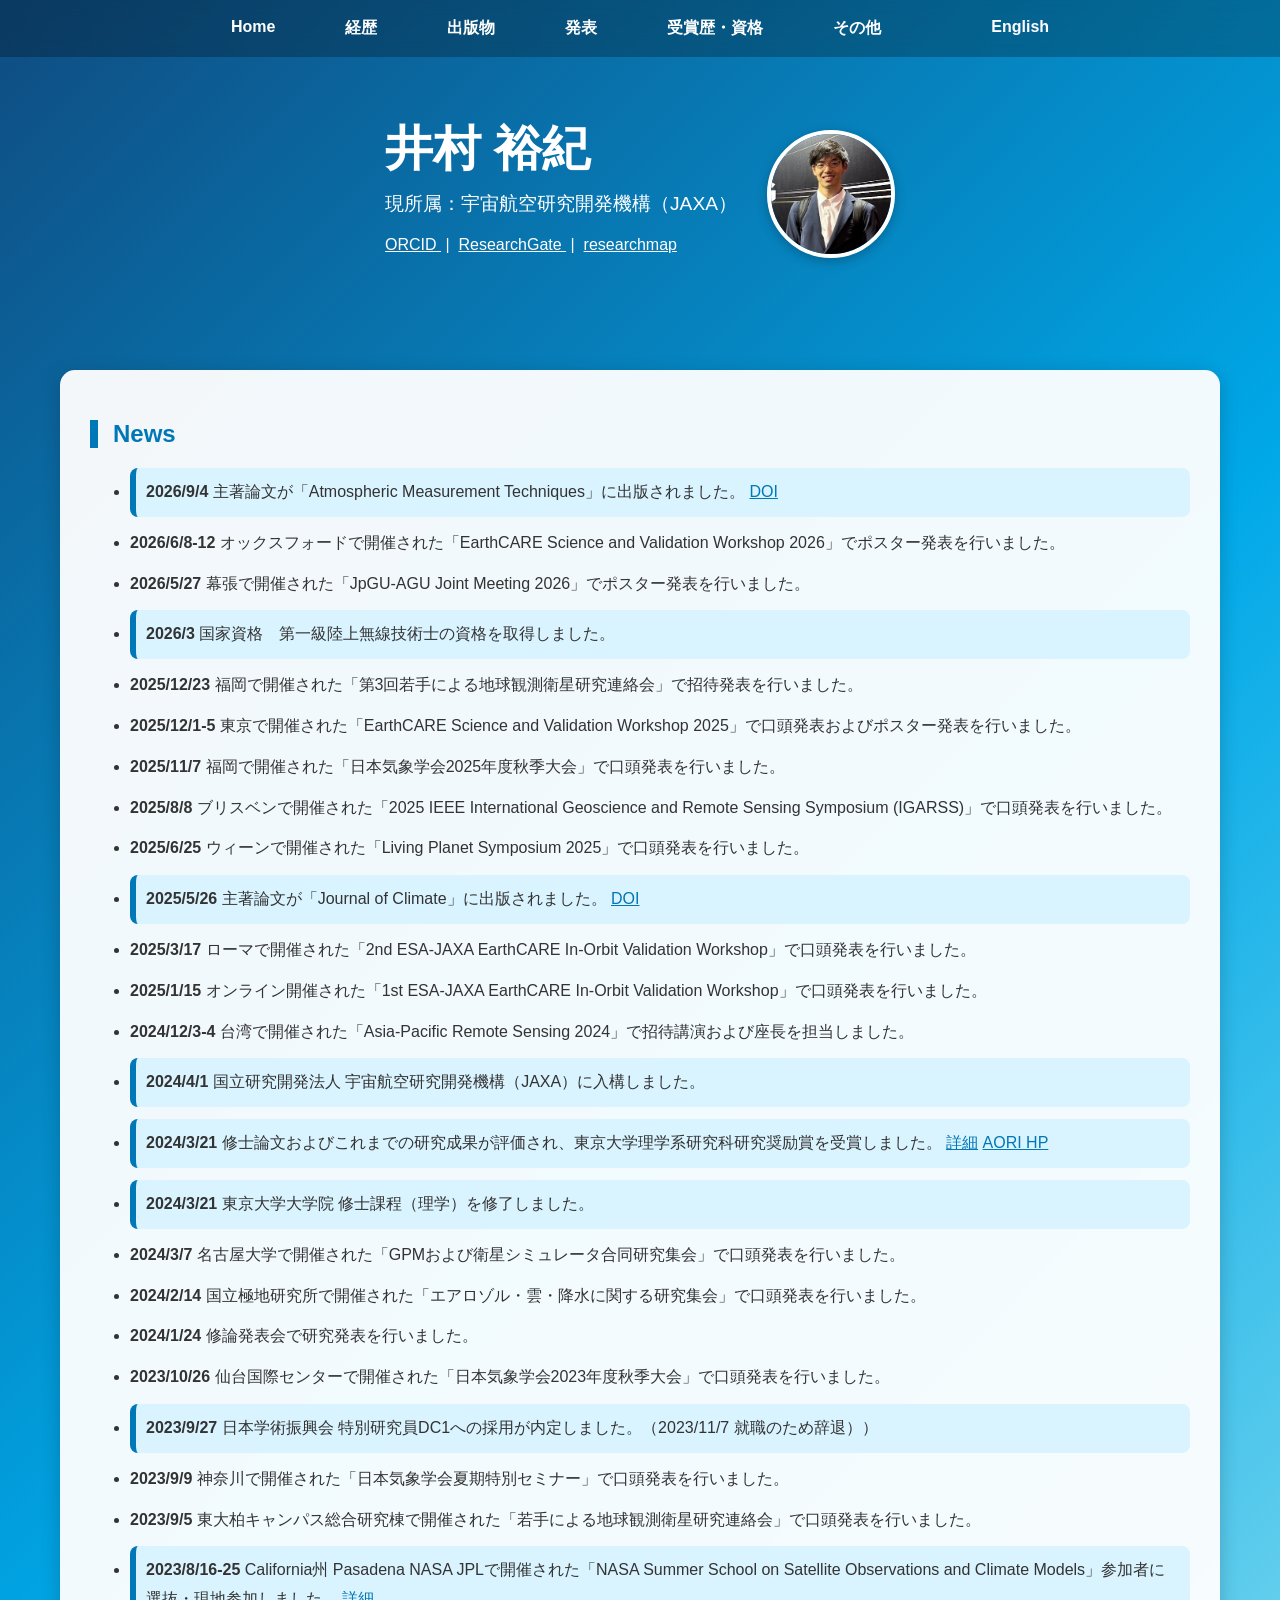
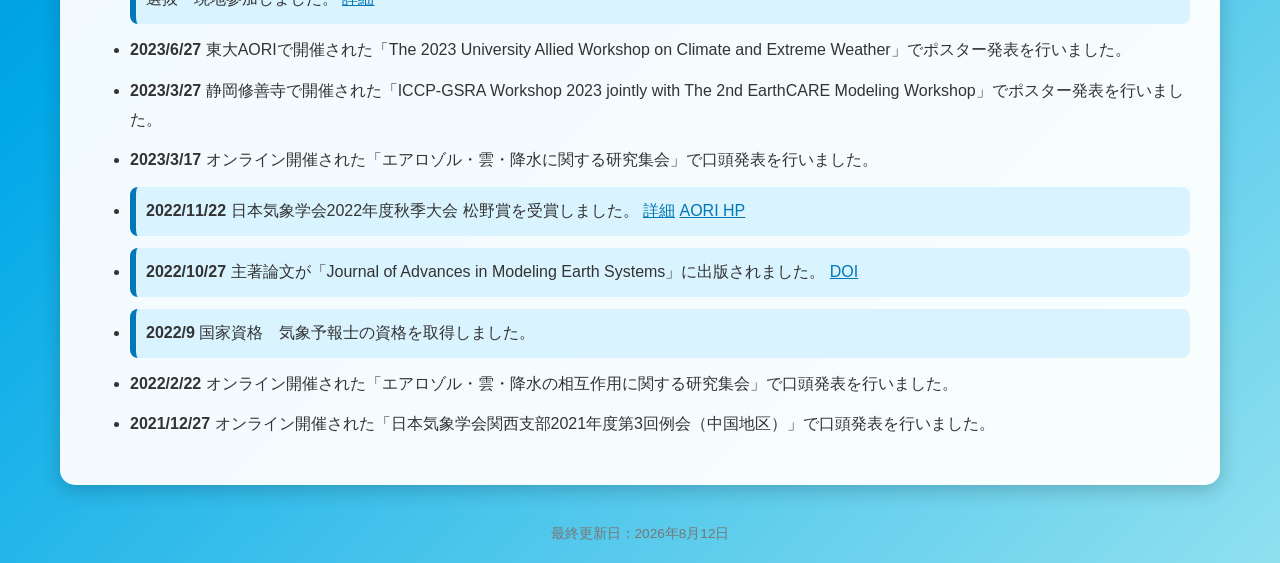
<file: index.html>
<!DOCTYPE html>

<html lang="ja">
<head>
    <meta charset="UTF-8">
    <title>井村裕紀 | Yuki Imura | JAXA</title>
    <meta name="description"
          content="井村裕紀（Yuki Imura）の研究者ホームページ。EarthCARE/CPR、雲・降水・エアロゾル、気候モデル等の研究に取り組んでいます。">
    <meta name="keywords"
          content="井村裕紀, Yuki Imura, JAXA, EarthCARE, Cloud Profiling Radar, 雲, 降水, エアロゾル, 気候モデル">
    <meta name="author" content="Yuki Imura">
    <meta name="robots" content="index, follow">
    <link rel="canonical" href="https://yukiimuracloud.github.io/yimura/index.html">
    <meta name="google-site-verification" content="xsHFGHtX_opCMLnWdC4inANSjsuw3PGh0MvcX5pX3yw" />
    <link rel="stylesheet" href="style.css">
</head>

<body>

<nav>
<ul class="menu">
<li><a href="index.html">Home</a></li>
<li><a href="career.html">経歴</a></li>
<li><a href="publications.html">出版物</a></li>
<li><a href="presentations.html">発表</a></li>
<li><a href="awards.html">受賞歴・資格</a></li>
<li><a href="others.html">その他</a></li>
<li style="margin-left:40px;">
<a href="index_en.html">English</a>
</li>

</ul>
</nav>

<header>
    <div style="
        display:flex;
        justify-content:center;
        align-items:center;
        gap:30px;
        color:white;
    ">

        <div style="text-align:left;">
            <h1 style="
                margin:0;
                font-size:3em;
            ">
                井村 裕紀
            </h1>

            <p style="
                margin-top:10px;
                font-size:1.2em;
            ">
                現所属：宇宙航空研究開発機構（JAXA）
            </p>

            <p style="
                margin-top:12px;
                font-size:1em;
            ">
                <a href="https://orcid.org/0000-0003-0046-131X"
                   target="_blank"
                   style="color:white;">
                    ORCID
                </a>
                &nbsp;|&nbsp;
                <a href="https://www.researchgate.net/profile/Yuki-Imura-2"
                   target="_blank"
                   style="color:white;">
                    ResearchGate
                </a>
                &nbsp;|&nbsp;
                <a href="https://researchmap.jp/y-imura"
                   target="_blank"
                   style="color:white;">
                    researchmap
                </a>
            </p>
        </div>

        <img
            src="profile.jpg"
            alt="Profile Photo"
            style="
                width:120px;
                height:120px;
                object-fit:cover;
                border-radius:50%;
                border:4px solid white;
                box-shadow:0 3px 12px rgba(0,0,0,0.25);
            "
        >

    </div>
</header>

<section id="news">

<h2>News</h2>

<ul>

<li style="background:#d9f3ff; padding:10px; border-left:6px solid #0077b6; border-radius:8px;">
    <strong>2026/9/4</strong> 主著論文が「Atmospheric Measurement Techniques」に出版されました。
    <a href="https://doi.org/10.5194/amt-19-5617-2026" target="_blank">DOI</a>
</li>
    
<li><strong>2026/6/8-12</strong> オックスフォードで開催された「EarthCARE Science and Validation Workshop 2026」でポスター発表を行いました。</li>
    
<li><strong>2026/5/27</strong> 幕張で開催された「JpGU-AGU Joint Meeting 2026」でポスター発表を行いました。</li>

<li style="background:#d9f3ff; padding:10px; border-left:6px solid #0077b6; border-radius:8px;">
    <strong>2026/3</strong> 国家資格　第一級陸上無線技術士の資格を取得しました。
</li>

<li><strong>2025/12/23</strong> 福岡で開催された「第3回若手による地球観測衛星研究連絡会」で招待発表を行いました。</li>

<li><strong>2025/12/1-5</strong> 東京で開催された「EarthCARE Science and Validation Workshop 2025」で口頭発表およびポスター発表を行いました。</li>

<li><strong>2025/11/7</strong> 福岡で開催された「日本気象学会2025年度秋季大会」で口頭発表を行いました。</li>
    
<li><strong>2025/8/8</strong> ブリスベンで開催された「2025 IEEE International Geoscience and Remote Sensing Symposium (IGARSS)」で口頭発表を行いました。</li>

<li><strong>2025/6/25</strong> ウィーンで開催された「Living Planet Symposium 2025」で口頭発表を行いました。</li>

<li style="background:#d9f3ff; padding:10px; border-left:6px solid #0077b6; border-radius:8px;">
    <strong>2025/5/26</strong> 主著論文が「Journal of Climate」に出版されました。
    <a href="https://doi.org/10.1175/JCLI-D-24-0335.1" target="_blank">DOI</a>
</li>
    
<li><strong>2025/3/17</strong> ローマで開催された「2nd ESA-JAXA EarthCARE In-Orbit Validation Workshop」で口頭発表を行いました。</li>

<li><strong>2025/1/15</strong> オンライン開催された「1st ESA-JAXA EarthCARE In-Orbit Validation Workshop」で口頭発表を行いました。</li>

<li><strong>2024/12/3-4</strong> 台湾で開催された「Asia-Pacific Remote Sensing 2024」で招待講演および座長を担当しました。</li>

<li style="background:#d9f3ff; padding:10px; border-left:6px solid #0077b6; border-radius:8px;">
    <strong>2024/4/1</strong> 国立研究開発法人 宇宙航空研究開発機構（JAXA）に入構しました。
</li>

<li style="background:#d9f3ff; padding:10px; border-left:6px solid #0077b6; border-radius:8px;">
    <strong>2024/3/21</strong> 修士論文およびこれまでの研究成果が評価され、東京大学理学系研究科研究奨励賞を受賞しました。
    <a href="https://www.s.u-tokyo.ac.jp/ja/info/10252/" target="_blank">詳細</a>
    <a href="https://www.aori.u-tokyo.ac.jp/aori_news/information/2024/20240312.html" target="_blank">AORI HP</a>
</li>

<li style="background:#d9f3ff; padding:10px; border-left:6px solid #0077b6; border-radius:8px;">
    <strong>2024/3/21</strong> 東京大学大学院 修士課程（理学）を修了しました。
</li>

<li><strong>2024/3/7</strong> 名古屋大学で開催された「GPMおよび衛星シミュレータ合同研究集会」で口頭発表を行いました。</li>

<li><strong>2024/2/14</strong> 国立極地研究所で開催された「エアロゾル・雲・降水に関する研究集会」で口頭発表を行いました。</li>

<li><strong>2024/1/24</strong> 修論発表会で研究発表を行いました。</li>

<li><strong>2023/10/26</strong> 仙台国際センターで開催された「日本気象学会2023年度秋季大会」で口頭発表を行いました。</li>

<li style="background:#d9f3ff; padding:10px; border-left:6px solid #0077b6; border-radius:8px;">
    <strong>2023/9/27</strong> 日本学術振興会 特別研究員DC1への採用が内定しました。（2023/11/7 就職のため辞退））
</li>
    
<li><strong>2023/9/9</strong> 神奈川で開催された「日本気象学会夏期特別セミナー」で口頭発表を行いました。</li>

<li><strong>2023/9/5</strong> 東大柏キャンパス総合研究棟で開催された「若手による地球観測衛星研究連絡会」で口頭発表を行いました。</li>

<li style="background:#d9f3ff; padding:10px; border-left:6px solid #0077b6; border-radius:8px;">
    <strong>2023/8/16-25</strong> California州 Pasadena NASA JPLで開催された「NASA Summer School on Satellite Observations and Climate Models」参加者に選抜・現地参加しました。
    <a href="https://climatesciences.jpl.nasa.gov/events/summer-school/archive/index.html" target="_blank">詳細</a>
</li>

<li><strong>2023/6/27</strong> 東大AORIで開催された「The 2023 University Allied Workshop on Climate and Extreme Weather」でポスター発表を行いました。</li>

<li><strong>2023/3/27</strong> 静岡修善寺で開催された「ICCP-GSRA Workshop 2023 jointly with The 2nd EarthCARE Modeling Workshop」でポスター発表を行いました。</li>

<li><strong>2023/3/17</strong> オンライン開催された「エアロゾル・雲・降水に関する研究集会」で口頭発表を行いました。</li>

<li style="background:#d9f3ff; padding:10px; border-left:6px solid #0077b6; border-radius:8px;">
    <strong>2022/11/22</strong> 日本気象学会2022年度秋季大会 松野賞を受賞しました。
    <a href="https://www.metsoc.jp/2022/11/22/30577" target="_blank">詳細</a>
    <a href="https://www.aori.u-tokyo.ac.jp/aori_news/information/2022/20221121.html" target="_blank">AORI HP</a>
</li>

<li style="background:#d9f3ff; padding:10px; border-left:6px solid #0077b6; border-radius:8px;">
    <strong>2022/10/27</strong> 主著論文が「Journal of Advances in Modeling Earth Systems」に出版されました。
    <a href="https://doi.org/10.1029/2022MS003046" target="_blank">DOI</a>
</li>

<li style="background:#d9f3ff; padding:10px; border-left:6px solid #0077b6; border-radius:8px;">
    <strong>2022/9</strong> 国家資格　気象予報士の資格を取得しました。
</li>

<li><strong>2022/2/22</strong> オンライン開催された「エアロゾル・雲・降水の相互作用に関する研究集会」で口頭発表を行いました。</li>
    
<li><strong>2021/12/27</strong> オンライン開催された「日本気象学会関西支部2021年度第3回例会（中国地区）」で口頭発表を行いました。</li>



</ul>

</section>

<footer> <p>最終更新日：2026年8月12日</p> </footer>
    
</body>
</html>
</file>
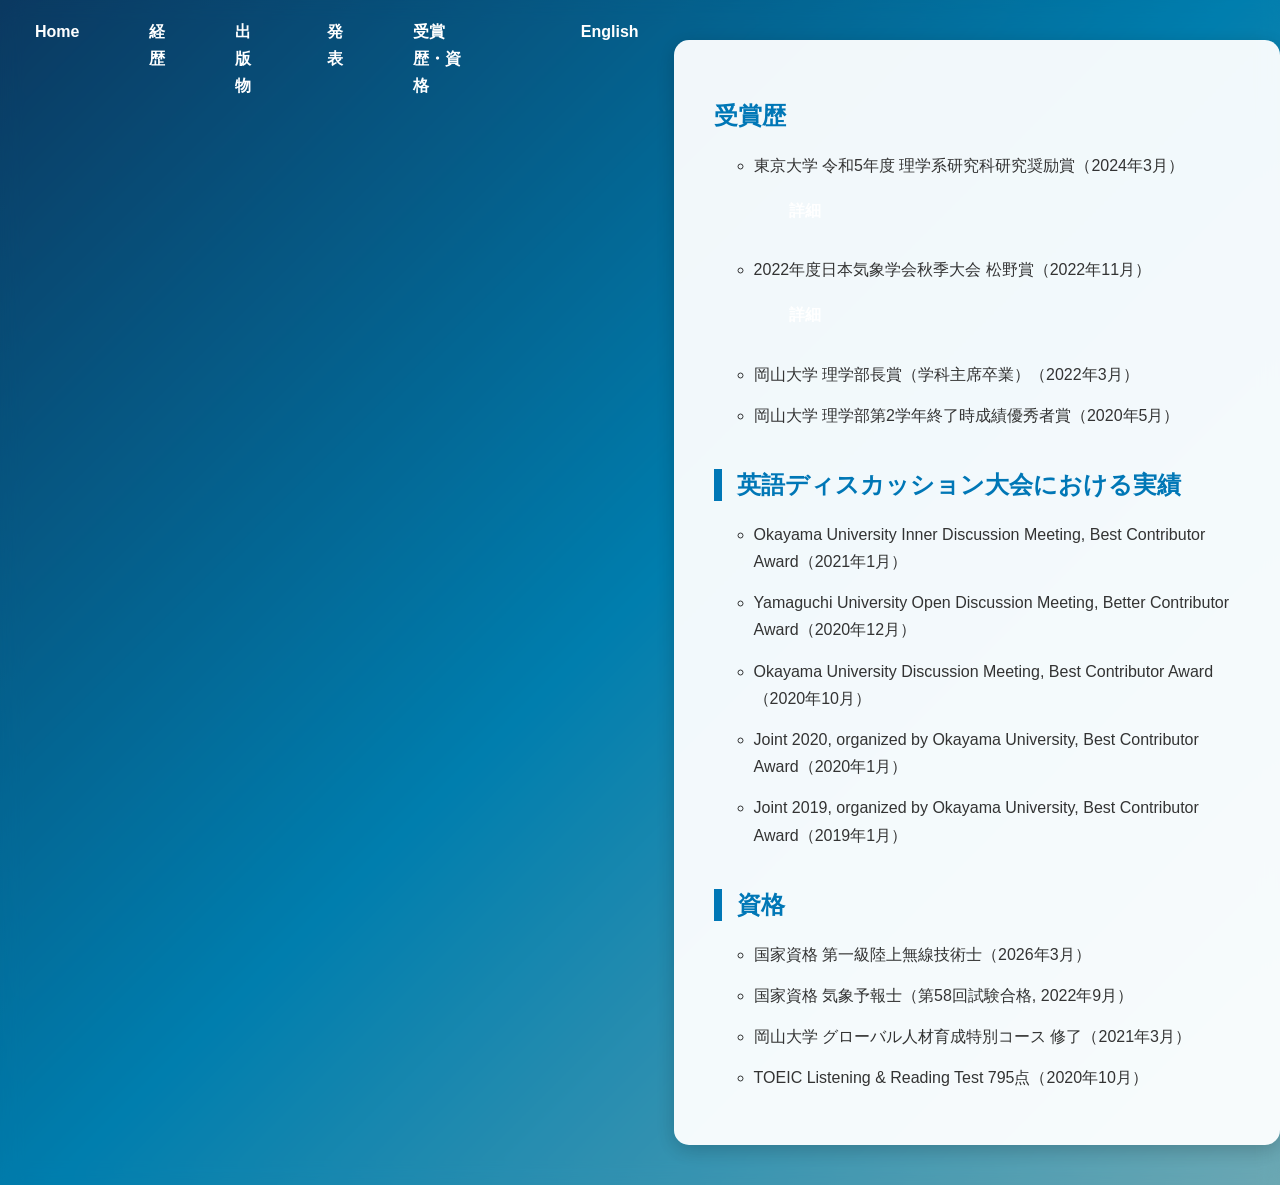
<file: award.html>
<!DOCTYPE html>
<html lang="ja">
<head>
<meta charset="UTF-8">
<title>受賞歴・資格</title>

<style>
body{
    margin:0;
    font-family:Arial,sans-serif;
    background:linear-gradient(135deg,#0f4c81,#00a8e8,#90e0ef);
    color:#333;
}

nav{
    background:rgba(0,0,0,0.25);
    backdrop-filter:blur(10px);
    position:sticky;
    top:0;
}

.menu{
    list-style:none;
    margin:0;
    padding:0;
    display:flex;
    justify-content:center;
}

.menu a{
    display:block;
    padding:18px 35px;
    color:white;
    text-decoration:none;
    font-weight:bold;
}

.menu a:hover{
    background:rgba(255,255,255,0.2);
}

.container{
    max-width:1100px;
    margin:40px auto;
    background:rgba(255,255,255,0.95);
    padding:40px;
    border-radius:15px;
    box-shadow:0 5px 20px rgba(0,0,0,0.2);
}

h1{
    color:#0077b6;
}

h2{
    border-left:8px solid #0077b6;
    padding-left:15px;
    color:#0077b6;
    margin-top:40px;
}

li{
    margin-bottom:14px;
    line-height:1.7;
}

a{
    color:#0077b6;
}
</style>
</head>

<body>

<nav>
<ul class="menu">
<li><a href="index.html">Home</a></li>
<li><a href="career.html">経歴</a></li>
<li><a href="publications.html">出版物</a></li>
<li><a href="presentations.html">発表</a></li>
<li><a href="awards.html">受賞歴・資格</a></li>
<li style="margin-left:40px;">
<a href="index_en.html">English</a>
</li>

<div class="container">

<h1>受賞歴</h1>

<ul>

<li>
東京大学 令和5年度 理学系研究科研究奨励賞（2024年3月）
<a href="https://www.s.u-tokyo.ac.jp/ja/info/10252/" target="_blank">詳細</a>
</li>

<li>
2022年度日本気象学会秋季大会 松野賞（2022年11月）
<a href="https://www.metsoc.jp/2022/11/22/30577" target="_blank">詳細</a>
</li>

<li>
岡山大学 理学部長賞（学科主席卒業）（2022年3月）
</li>

<li>
岡山大学 理学部第2学年終了時成績優秀者賞（2020年5月）
</li>

</ul>

<h2>英語ディスカッション大会における実績</h2>

<ul>

<li>Okayama University Inner Discussion Meeting, Best Contributor Award（2021年1月）</li>

<li>Yamaguchi University Open Discussion Meeting, Better Contributor Award（2020年12月）</li>

<li>Okayama University Discussion Meeting, Best Contributor Award（2020年10月）</li>

<li>Joint 2020, organized by Okayama University, Best Contributor Award（2020年1月）</li>

<li>Joint 2019, organized by Okayama University, Best Contributor Award（2019年1月）</li>

</ul>

<h2>資格</h2>

<ul>

<li>国家資格 第一級陸上無線技術士（2026年3月）</li>
    
<li>国家資格 気象予報士（第58回試験合格, 2022年9月）</li>

<li>岡山大学 グローバル人材育成特別コース 修了（2021年3月）</li>

<li>TOEIC Listening & Reading Test 795点（2020年10月）</li>

</ul>

</ul>

</div>

</body>
</html>
</file>
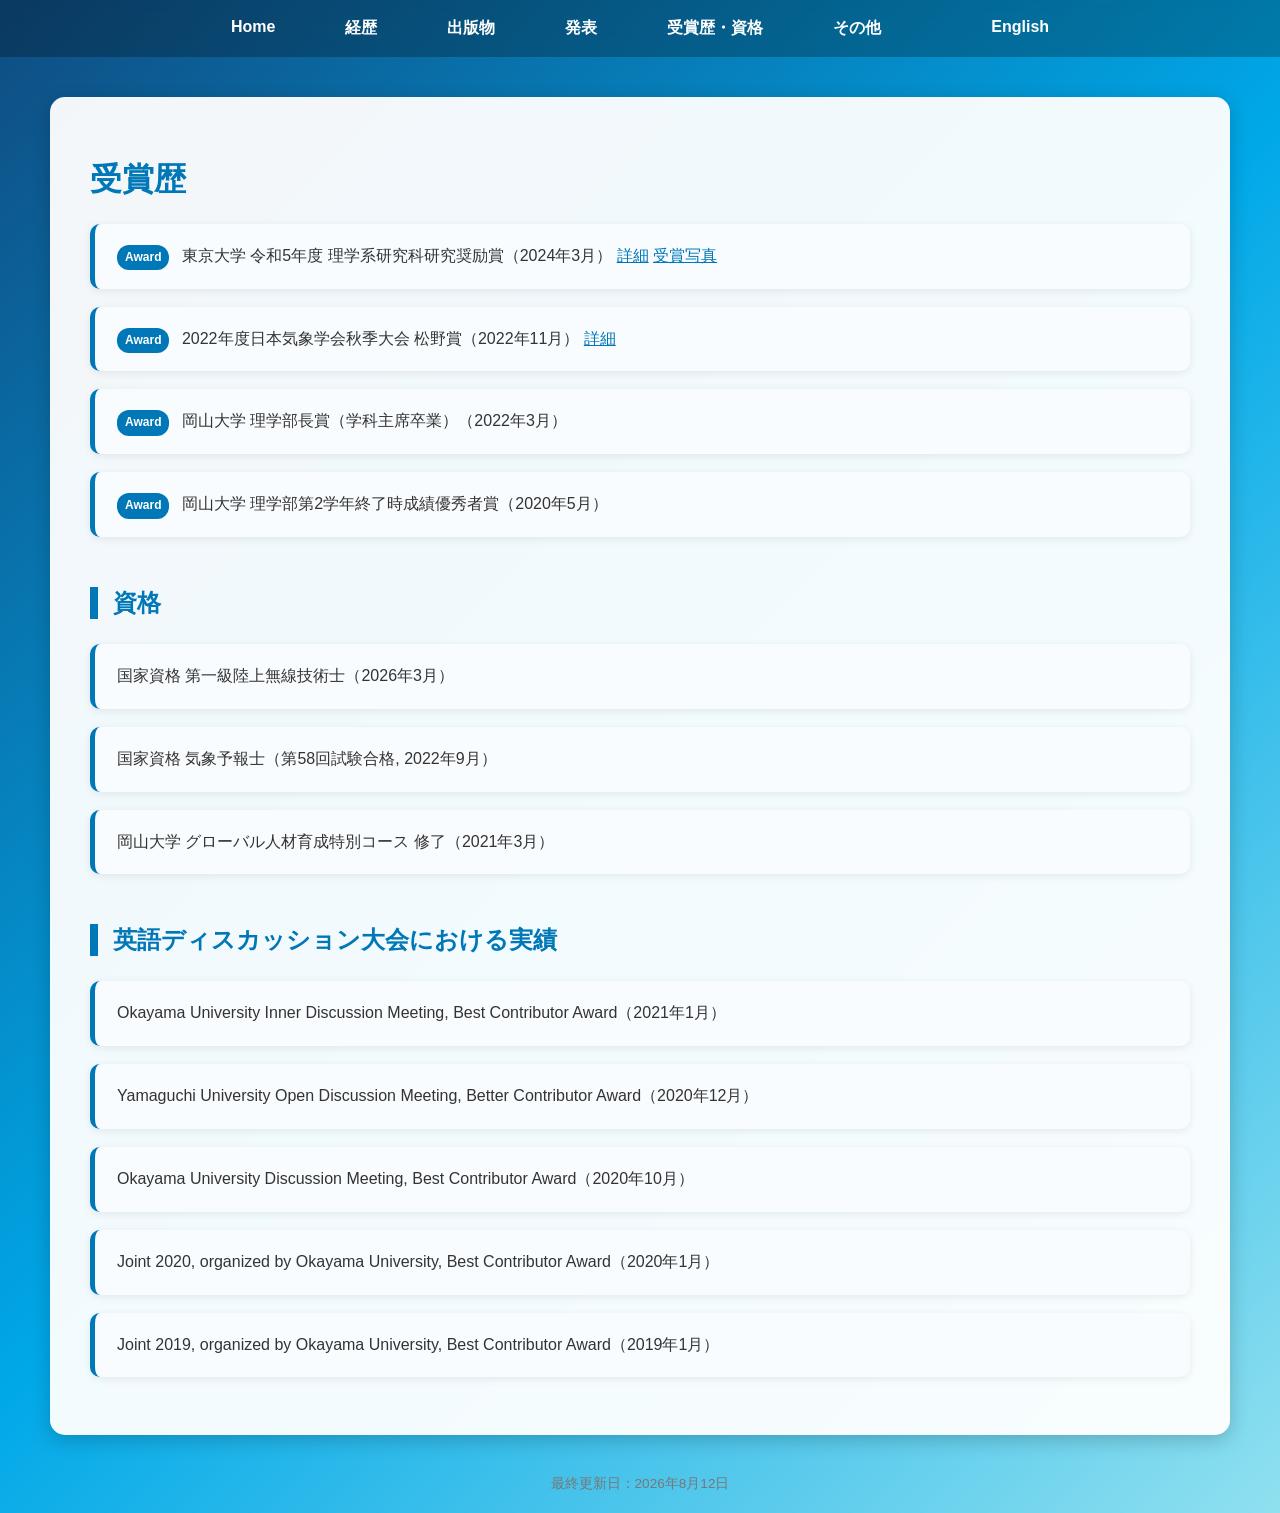
<file: awards.html>
<!DOCTYPE html>
<html lang="ja">
<head>
    <meta charset="UTF-8">
    <title>井村裕紀 | 受賞歴・資格 | Yuki Imura | JAXA</title>
    <meta name="description"
          content="井村裕紀（Yuki Imura）の受賞歴・資格を掲載しています。">
    <meta name="keywords"
          content="井村裕紀, Yuki Imura, JAXA, 受賞歴, 資格, 気象予報士">
    <meta name="author" content="Yuki Imura">
    <meta name="robots" content="index, follow">
    <link rel="canonical" href="https://yukiimuracloud.github.io/yimura/awards.html">
    <link rel="stylesheet" href="style.css">
</head>

<body>

<nav>
<ul class="menu">
<li><a href="index.html">Home</a></li>
<li><a href="career.html">経歴</a></li>
<li><a href="publications.html">出版物</a></li>
<li><a href="presentations.html">発表</a></li>
<li><a href="awards.html">受賞歴・資格</a></li>
<li><a href="others.html">その他</a></li>
<li style="margin-left:40px;">
<a href="awards_en.html">English</a>
</li>
</ul>
</nav>

<div class="container">

<h1>受賞歴</h1>

<ul class="award-list">

<li>
<span class="award-type">Award</span>
東京大学 令和5年度 理学系研究科研究奨励賞（2024年3月）
<a href="https://www.s.u-tokyo.ac.jp/ja/info/10252/" target="_blank">詳細</a>
<a href="https://www.aori.u-tokyo.ac.jp/aori_news/information/2024/20240312.html" target="_blank">受賞写真</a>
</li>

<li>
<span class="award-type">Award</span>
2022年度日本気象学会秋季大会 松野賞（2022年11月）
<a href="https://www.metsoc.jp/2022/11/22/30577" target="_blank">詳細</a>
</li>

<li>
<span class="award-type">Award</span>
岡山大学 理学部長賞（学科主席卒業）（2022年3月）
</li>

<li>
<span class="award-type">Award</span>
岡山大学 理学部第2学年終了時成績優秀者賞（2020年5月）
</li>

</ul>


<h2>資格</h2>

<ul class="award-list">

<li>国家資格 第一級陸上無線技術士（2026年3月）</li>
    
<li>国家資格 気象予報士（第58回試験合格, 2022年9月）</li>

<li>岡山大学 グローバル人材育成特別コース 修了（2021年3月）</li>

</ul>


<h2>英語ディスカッション大会における実績</h2>

<ul class="award-list">

<li>Okayama University Inner Discussion Meeting, Best Contributor Award（2021年1月）</li>

<li>Yamaguchi University Open Discussion Meeting, Better Contributor Award（2020年12月）</li>

<li>Okayama University Discussion Meeting, Best Contributor Award（2020年10月）</li>

<li>Joint 2020, organized by Okayama University, Best Contributor Award（2020年1月）</li>

<li>Joint 2019, organized by Okayama University, Best Contributor Award（2019年1月）</li>

</ul>

</div>

<footer> <p>最終更新日：2026年8月12日</p> </footer>

</body>
</html>
</file>
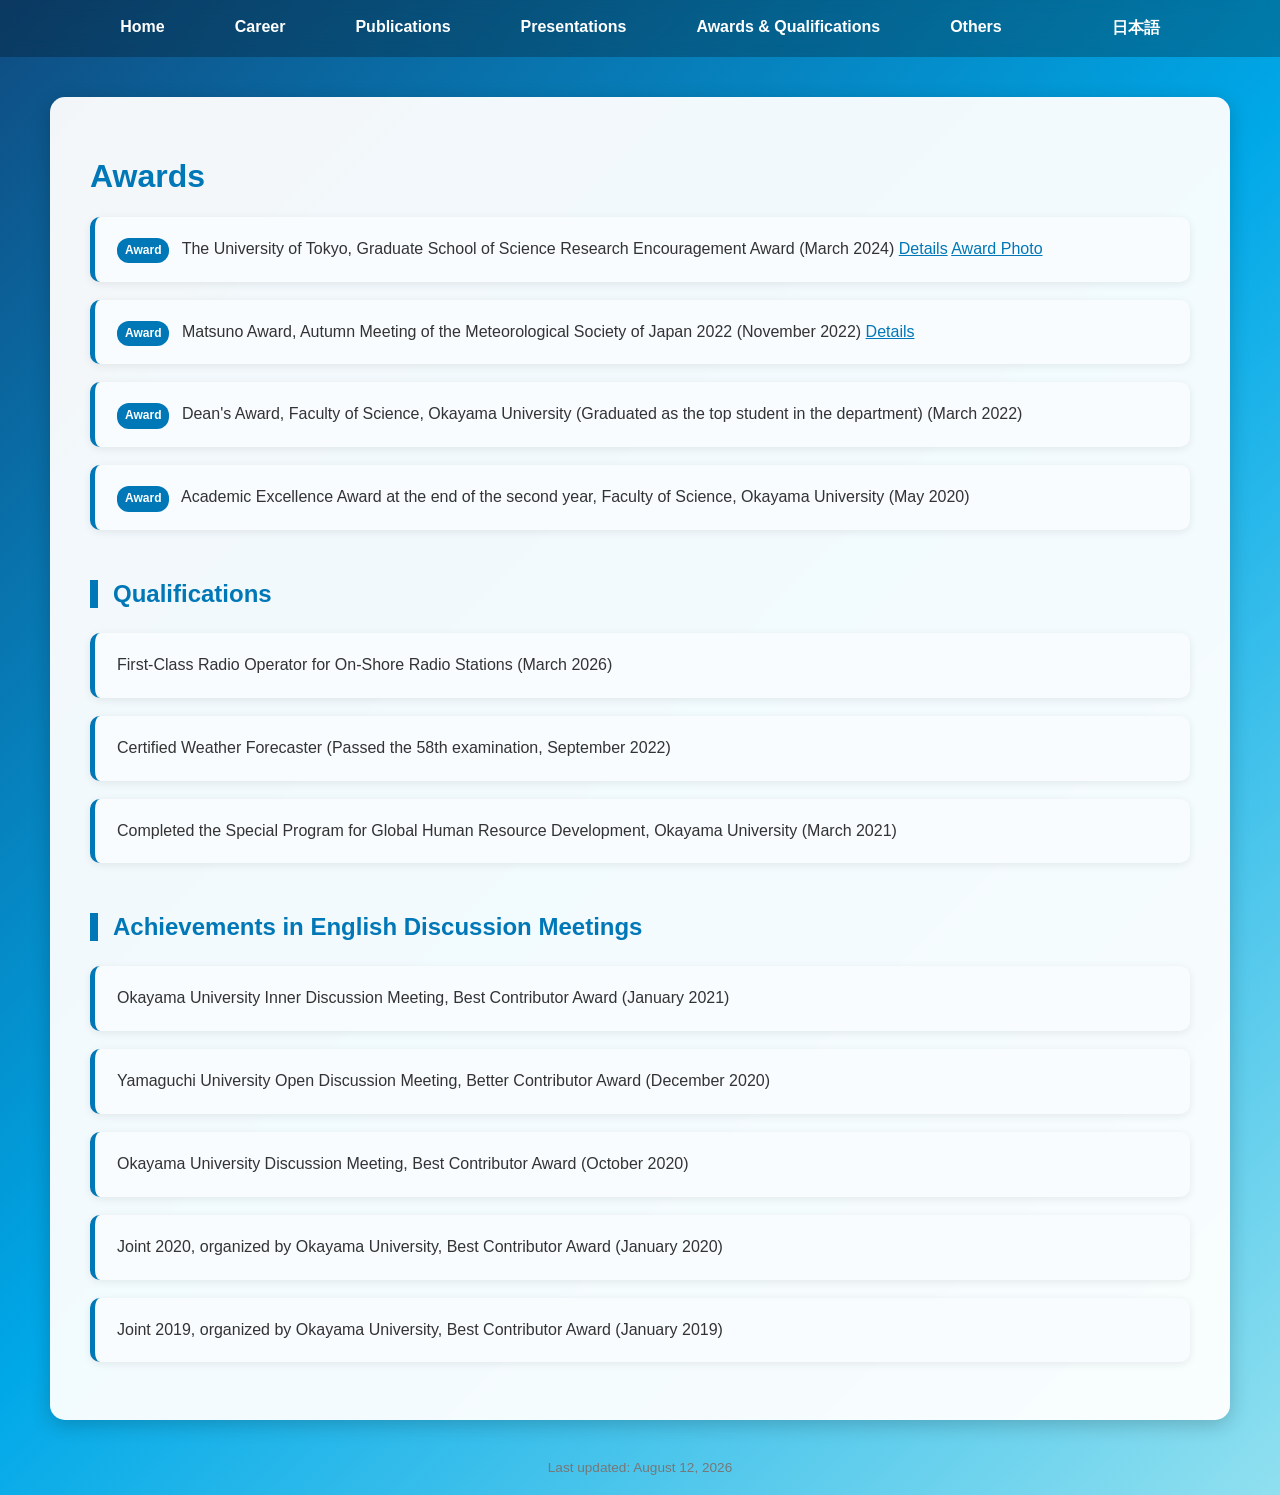
<file: awards_en.html>
<!DOCTYPE html>
<html lang="en">
<head>
    <meta charset="UTF-8">
    <title>Yuki Imura | Awards & Qualifications | 井村裕紀 | JAXA</title>
    <meta name="description"
          content="Awards and qualifications of Yuki Imura (井村裕紀), including research awards and professional qualifications.">
    <meta name="keywords"
          content="Yuki Imura, 井村裕紀, JAXA, Awards, Qualifications, Certified Weather Forecaster">
    <meta name="author" content="Yuki Imura">
    <meta name="robots" content="index, follow">
    <link rel="canonical" href="https://yukiimuracloud.github.io/yimura/awards_en.html">
    <link rel="stylesheet" href="style.css">
</head>

<body>

<nav>
<ul class="menu">
<li><a href="index_en.html">Home</a></li>
<li><a href="career_en.html">Career</a></li>
<li><a href="publications_en.html">Publications</a></li>
<li><a href="presentations_en.html">Presentations</a></li>
<li><a href="awards_en.html">Awards & Qualifications</a></li>
<li><a href="others_en.html">Others</a></li>
<li style="margin-left:40px;">
<a href="awards.html">日本語</a>
</li>
</ul>
</nav>

<div class="container">

<h1>Awards</h1>

<ul class="award-list">

<li>
<span class="award-type">Award</span>
The University of Tokyo, Graduate School of Science Research Encouragement Award
(March 2024)
<a href="https://www.s.u-tokyo.ac.jp/ja/info/10252/" target="_blank">Details</a>
<a href="https://www.aori.u-tokyo.ac.jp/aori_news/information/2024/20240312.html" target="_blank">Award Photo</a>
</li>

<li>
<span class="award-type">Award</span>
Matsuno Award, Autumn Meeting of the Meteorological Society of Japan 2022
(November 2022)
<a href="https://www.metsoc.jp/2022/11/22/30577" target="_blank">Details</a>
</li>

<li>
<span class="award-type">Award</span>
Dean's Award, Faculty of Science, Okayama University
(Graduated as the top student in the department)
(March 2022)
</li>

<li>
<span class="award-type">Award</span>
Academic Excellence Award at the end of the second year,
Faculty of Science, Okayama University
(May 2020)
</li>

</ul>


<h2>Qualifications</h2>

<ul class="award-list">

<li>
First-Class Radio Operator for On-Shore Radio Stations
(March 2026)
</li>

<li>
Certified Weather Forecaster
(Passed the 58th examination, September 2022)
</li>

<li>
Completed the Special Program for Global Human Resource Development,
Okayama University
(March 2021)
</li>

</ul>


<h2>Achievements in English Discussion Meetings</h2>

<ul class="award-list">

<li>
Okayama University Inner Discussion Meeting,
Best Contributor Award (January 2021)
</li>

<li>
Yamaguchi University Open Discussion Meeting,
Better Contributor Award (December 2020)
</li>

<li>
Okayama University Discussion Meeting,
Best Contributor Award (October 2020)
</li>

<li>
Joint 2020, organized by Okayama University,
Best Contributor Award (January 2020)
</li>

<li>
Joint 2019, organized by Okayama University,
Best Contributor Award (January 2019)
</li>

</ul>

</div>

<footer>
<p>Last updated: August 12, 2026</p>
</footer>

</body>
</html>
</file>
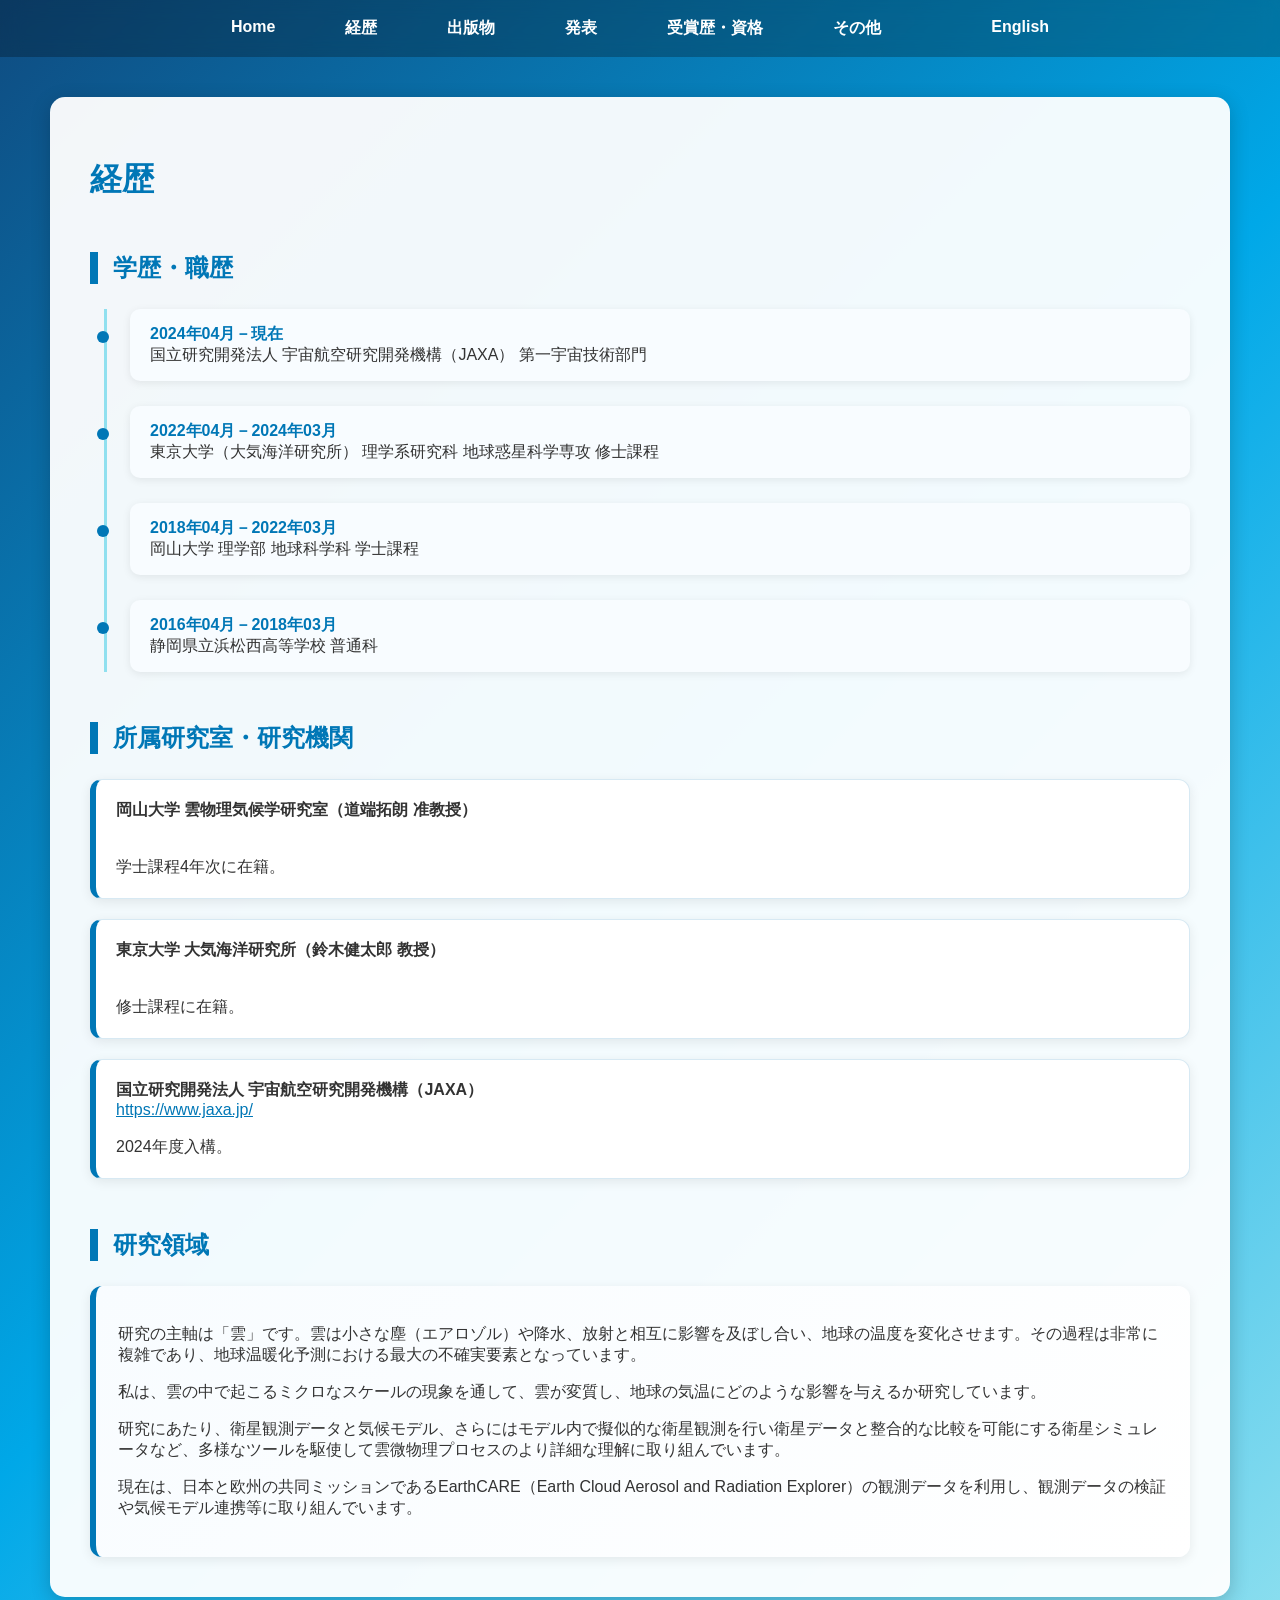
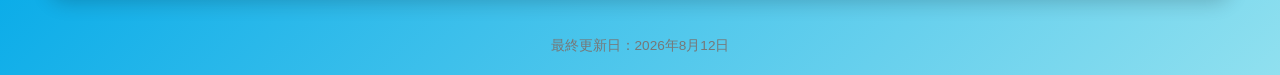
<file: career.html>
<!DOCTYPE html>
<html lang="ja">
<head>
    <meta charset="UTF-8">
    <title>井村裕紀 | 経歴 | Yuki Imura | JAXA</title>
    <meta name="description"
          content="井村裕紀（Yuki Imura）の経歴。学歴、職歴、研究歴などを掲載しています。">
    <meta name="keywords"
          content="井村裕紀, Yuki Imura, JAXA, 経歴, 学歴, 職歴, EarthCARE">
    <meta name="author" content="Yuki Imura">
    <meta name="robots" content="index, follow">
    <link rel="canonical" href="https://yukiimuracloud.github.io/yimura/career.html">
    <link rel="stylesheet" href="style.css">
</head>

<body>

<nav>
<ul class="menu">
<li><a href="index.html">Home</a></li>
<li><a href="career.html">経歴</a></li>
<li><a href="publications.html">出版物</a></li>
<li><a href="presentations.html">発表</a></li>
<li><a href="awards.html">受賞歴・資格</a></li> 
<li><a href="others.html">その他</a></li>
<li style="margin-left:40px;">
<a href="carrer_en.html">English</a>
</li>
</ul>
</nav>

<div class="container">

<h1>経歴</h1>

<h2>学歴・職歴</h2>

<ul class="timeline">

<li>
<span class="period">2024年04月－現在</span><br>
国立研究開発法人 宇宙航空研究開発機構（JAXA） 第一宇宙技術部門
</li>

<li>
<span class="period">2022年04月－2024年03月</span><br>
東京大学（大気海洋研究所） 理学系研究科 地球惑星科学専攻 修士課程
</li>

<li>
<span class="period">2018年04月－2022年03月</span><br>
岡山大学 理学部 地球科学科 学士課程
</li>

<li>
<span class="period">2016年04月－2018年03月</span><br>
静岡県立浜松西高等学校 普通科
</li>

</ul>

<h2>所属研究室・研究機関</h2>

<div class="lab-box">
<b>岡山大学 雲物理気候学研究室（道端拓朗 准教授）</b><br>
<br><br>
学士課程4年次に在籍。
</div>

<div class="lab-box">
<b>東京大学 大気海洋研究所（鈴木健太郎 教授）</b><br>
<br><br>
修士課程に在籍。
</div>

<div class="lab-box">
<b>国立研究開発法人 宇宙航空研究開発機構（JAXA）</b><br>
<a href="https://www.jaxa.jp/" target="_blank">
https://www.jaxa.jp/
</a><br><br>
2024年度入構。
</div>

<h2>研究領域</h2>

<div class="research-box">
<p>
研究の主軸は「雲」です。雲は小さな塵（エアロゾル）や降水、放射と相互に影響を及ぼし合い、地球の温度を変化させます。その過程は非常に複雑であり、地球温暖化予測における最大の不確実要素となっています。
</p>
<p>
私は、雲の中で起こるミクロなスケールの現象を通して、雲が変質し、地球の気温にどのような影響を与えるか研究しています。
</p>
<p>
研究にあたり、衛星観測データと気候モデル、さらにはモデル内で擬似的な衛星観測を行い衛星データと整合的な比較を可能にする衛星シミュレータなど、多様なツールを駆使して雲微物理プロセスのより詳細な理解に取り組んでいます。
</p>
<p>
現在は、日本と欧州の共同ミッションであるEarthCARE（Earth Cloud Aerosol and Radiation Explorer）の観測データを利用し、観測データの検証や気候モデル連携等に取り組んでいます。
</p>
</div>

</div>

<footer> <p>最終更新日：2026年8月12日</p> </footer>

</body>
</html>
</file>
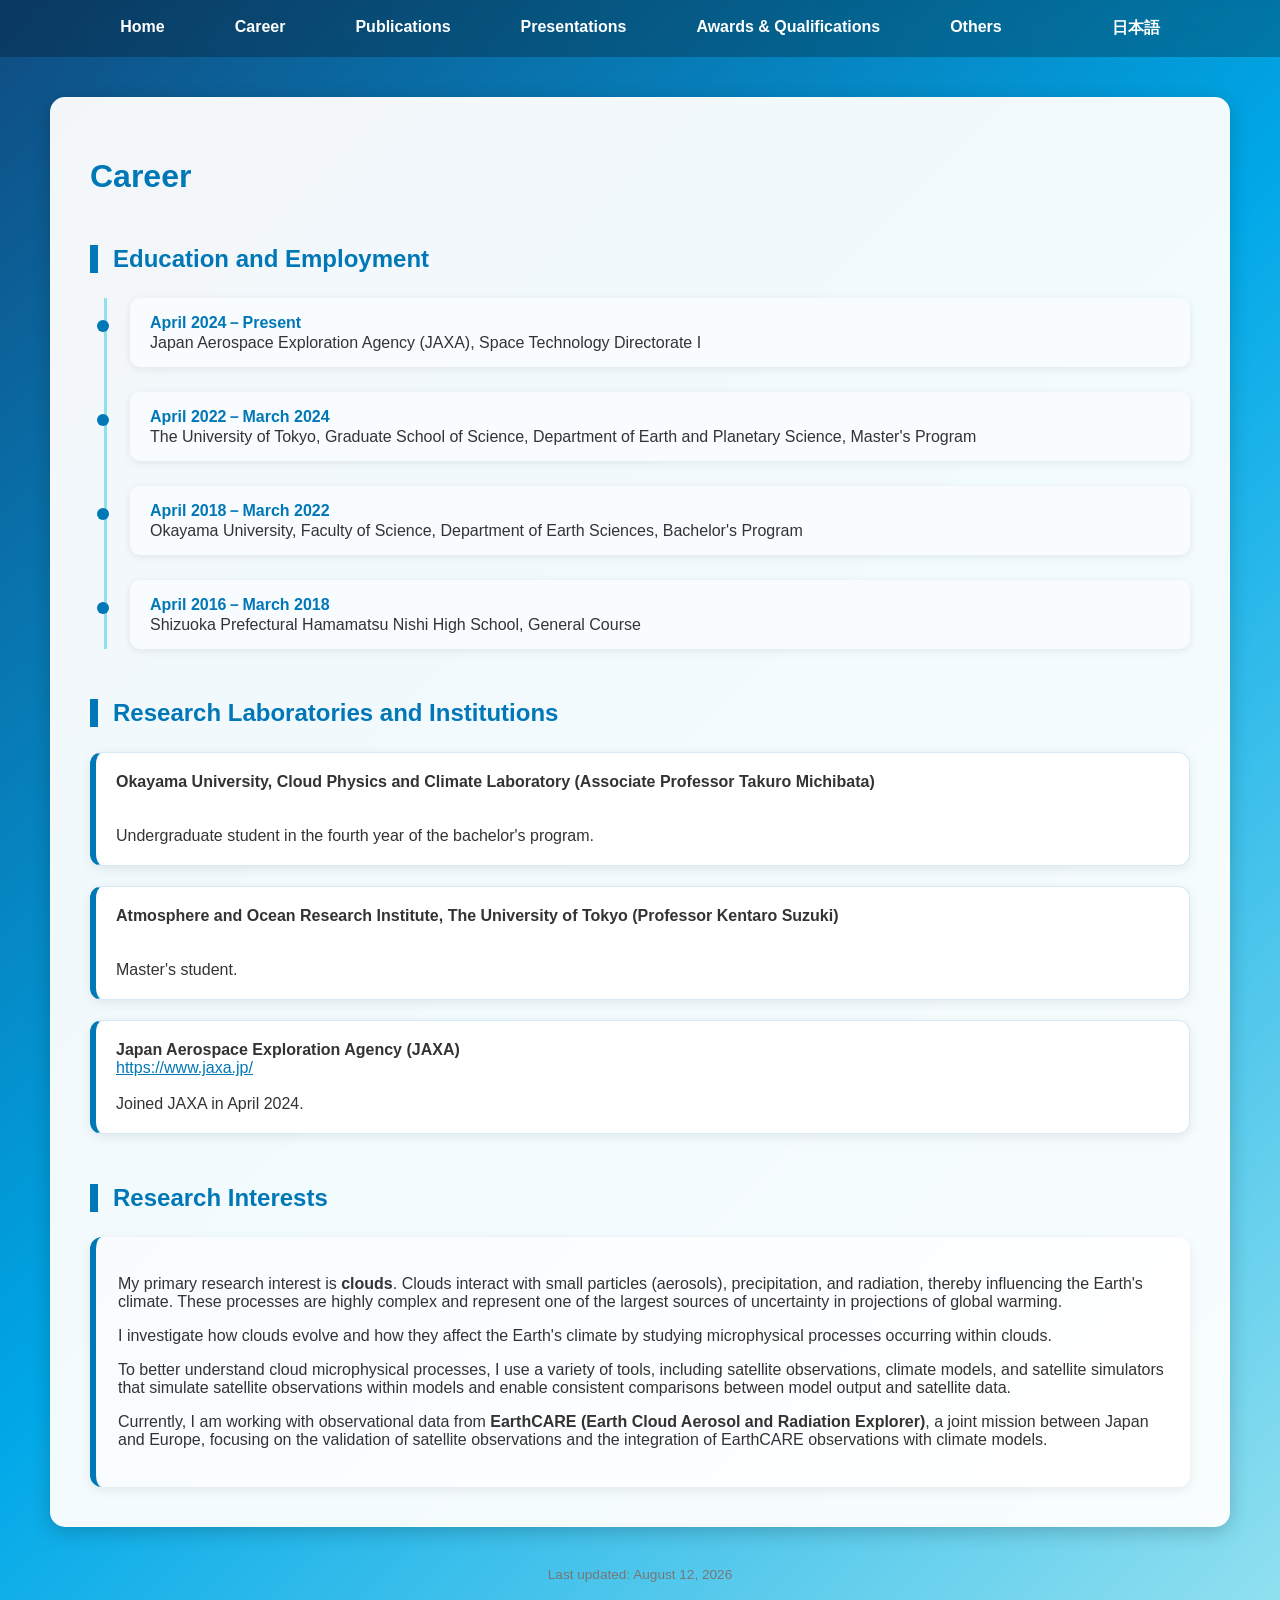
<file: career_en.html>
<!DOCTYPE html>
<html lang="en">
<head>
    <meta charset="UTF-8">
    <title>Yuki Imura | Career | 井村裕紀 | JAXA</title>
    <meta name="description"
          content="Career and academic background of Yuki Imura (井村裕紀).">
    <meta name="keywords"
          content="Yuki Imura, 井村裕紀, JAXA, Career, Academic Background, EarthCARE">
    <meta name="author" content="Yuki Imura">
    <meta name="robots" content="index, follow">
    <link rel="canonical" href="https://yukiimuracloud.github.io/yimura/career_en.html">
    <link rel="stylesheet" href="style.css">
</head>

<body>

<nav>
<ul class="menu">
<li><a href="index_en.html">Home</a></li>
<li><a href="career_en.html">Career</a></li>
<li><a href="publications_en.html">Publications</a></li>
<li><a href="presentations_en.html">Presentations</a></li>
<li><a href="awards_en.html">Awards & Qualifications</a></li>
<li><a href="others_en.html">Others</a></li>
<li style="margin-left:40px;">
<a href="career.html">日本語</a>
</li>
</ul>
</nav>

<div class="container">

<h1>Career</h1>

<h2>Education and Employment</h2>

<ul class="timeline">

<li>
<span class="period">April 2024－Present</span><br>
Japan Aerospace Exploration Agency (JAXA), Space Technology Directorate I
</li>

<li>
<span class="period">April 2022－March 2024</span><br>
The University of Tokyo, Graduate School of Science, Department of Earth and Planetary Science, Master's Program
</li>

<li>
<span class="period">April 2018－March 2022</span><br>
Okayama University, Faculty of Science, Department of Earth Sciences, Bachelor's Program
</li>

<li>
<span class="period">April 2016－March 2018</span><br>
Shizuoka Prefectural Hamamatsu Nishi High School, General Course
</li>

</ul>


<h2>Research Laboratories and Institutions</h2>

<div class="lab-box">
<b>Okayama University, Cloud Physics and Climate Laboratory (Associate Professor Takuro Michibata)</b><br>
<br><br>
Undergraduate student in the fourth year of the bachelor's program.
</div>

<div class="lab-box">
<b>Atmosphere and Ocean Research Institute, The University of Tokyo (Professor Kentaro Suzuki)</b><br>
<br><br>
Master's student.
</div>

<div class="lab-box">
<b>Japan Aerospace Exploration Agency (JAXA)</b><br>
<a href="https://www.jaxa.jp/" target="_blank">
https://www.jaxa.jp/
</a><br><br>
Joined JAXA in April 2024.
</div>


<h2>Research Interests</h2>

<div class="research-box">

<p>
My primary research interest is <b>clouds</b>. Clouds interact with small particles
(aerosols), precipitation, and radiation, thereby influencing the Earth's climate.
These processes are highly complex and represent one of the largest sources of
uncertainty in projections of global warming.
</p>

<p>
I investigate how clouds evolve and how they affect the Earth's climate by studying
microphysical processes occurring within clouds.
</p>

<p>
To better understand cloud microphysical processes, I use a variety of tools,
including satellite observations, climate models, and satellite simulators that
simulate satellite observations within models and enable consistent comparisons
between model output and satellite data.
</p>

<p>
Currently, I am working with observational data from <b>EarthCARE
(Earth Cloud Aerosol and Radiation Explorer)</b>, a joint mission between Japan
and Europe, focusing on the validation of satellite observations and the
integration of EarthCARE observations with climate models.
</p>

</div>

</div>

<footer>
<p>Last updated: August 12, 2026</p>
</footer>

</body>
</html>
</file>
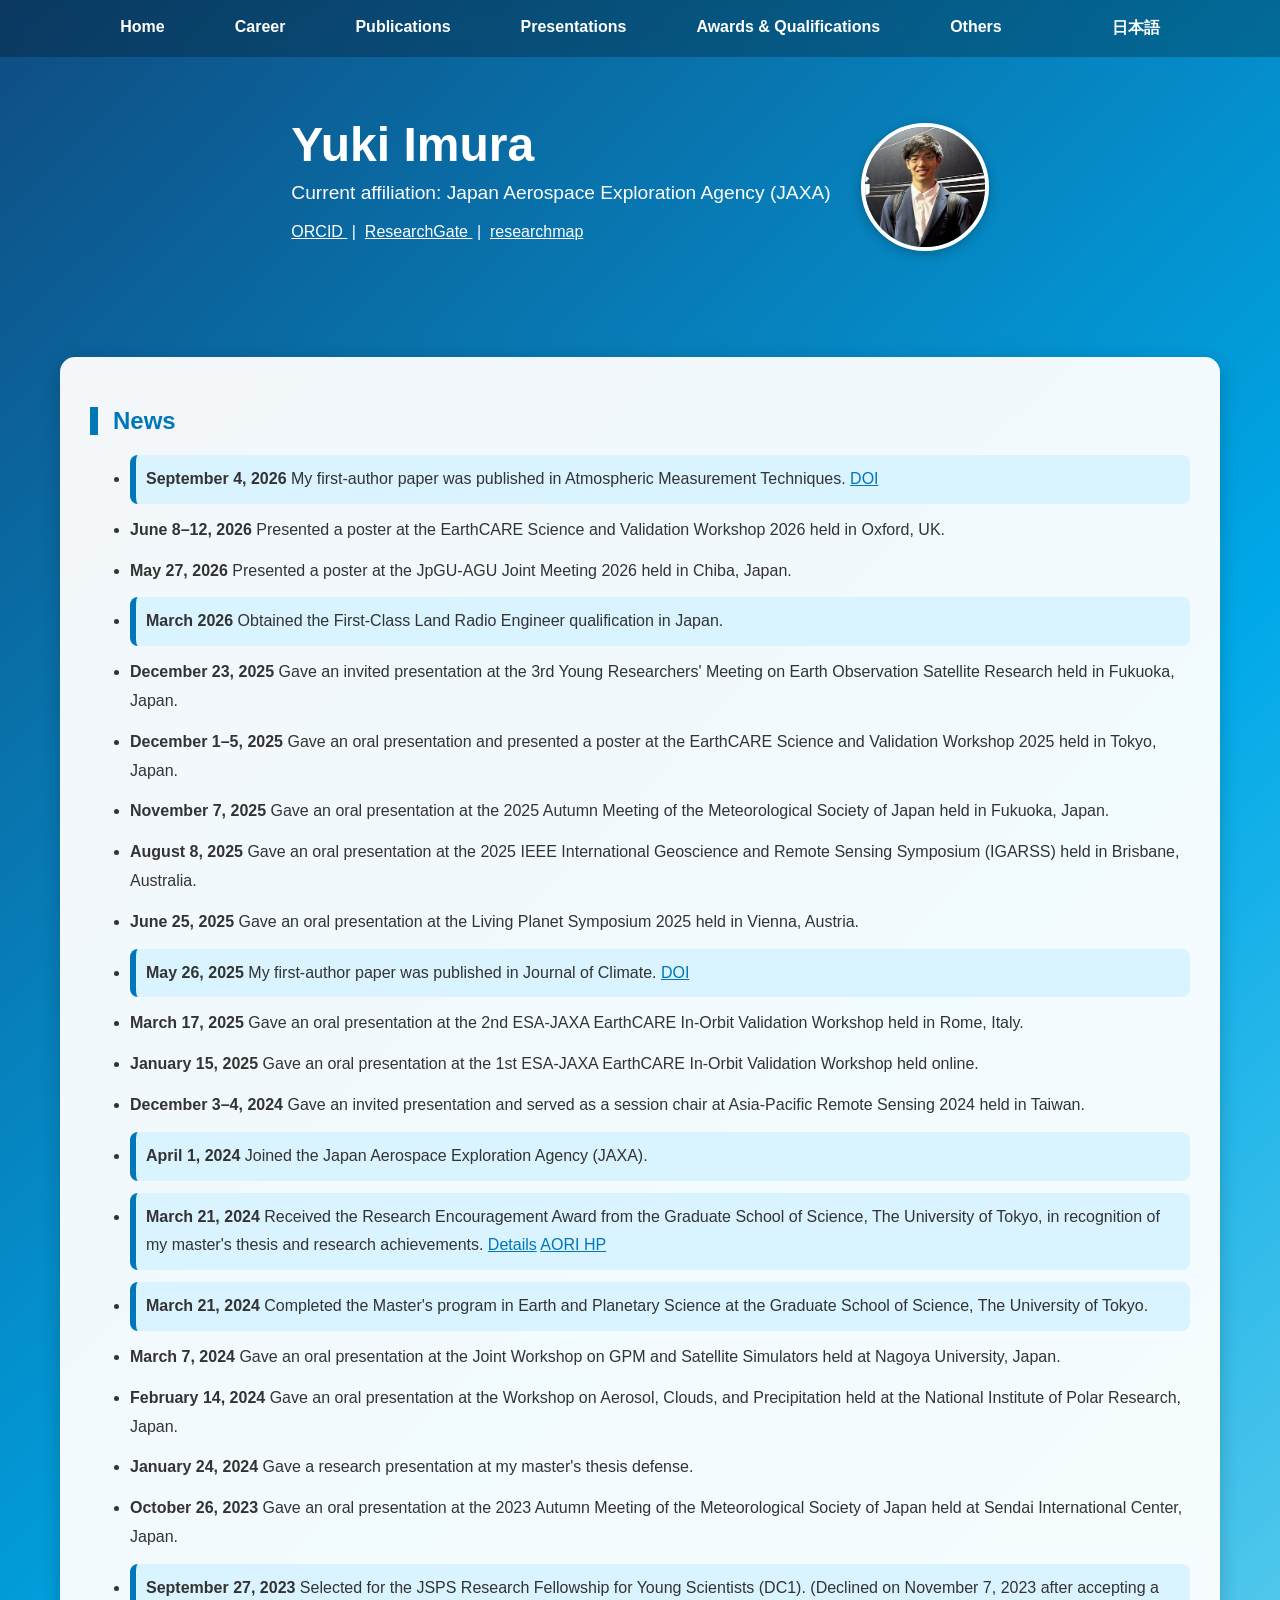
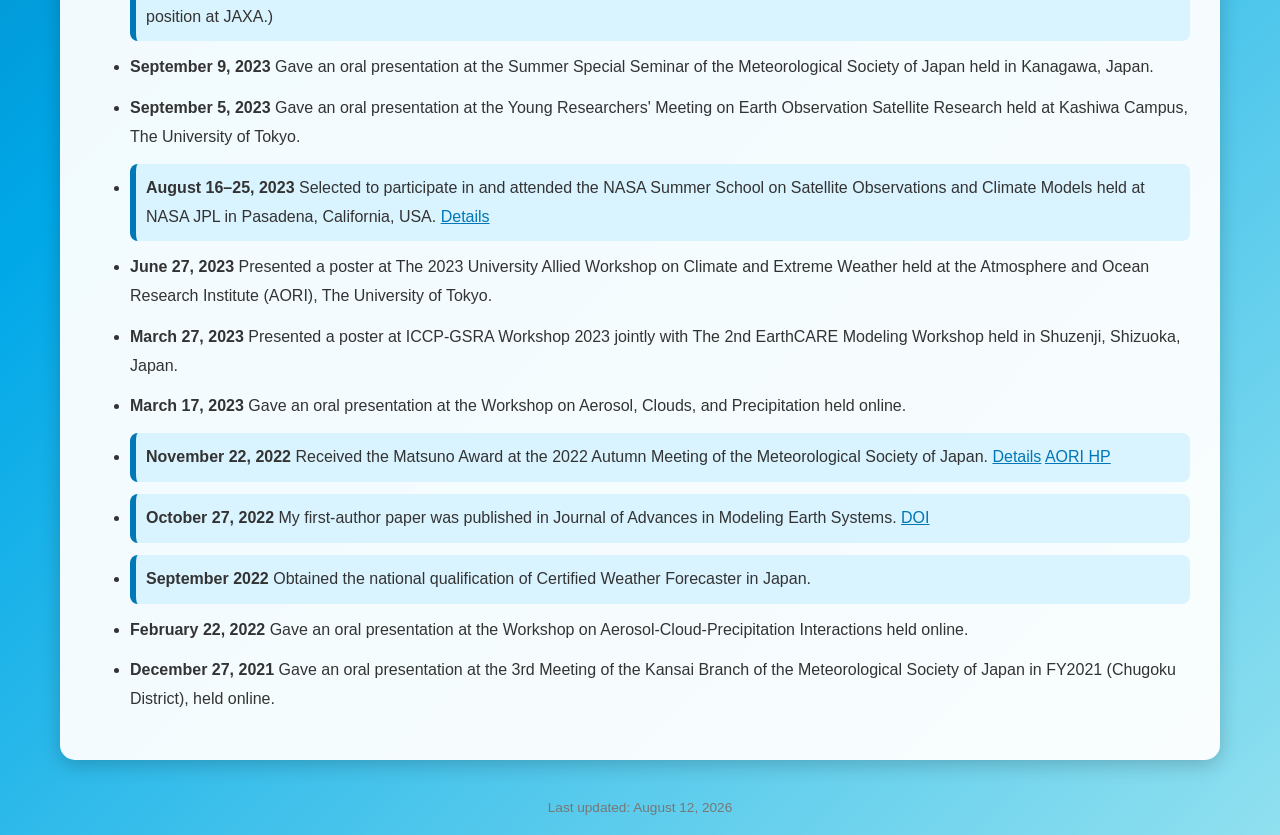
<file: index_en.html>
<!DOCTYPE html>
<html lang="en">
<head>
    <meta charset="UTF-8">
    <title>Yuki Imura | 井村裕紀 | JAXA</title>
    <meta name="description"
          content="Official website of Yuki Imura (井村裕紀), Research interests include EarthCARE/CPR, clouds, precipitation, aerosols, and climate modeling.">
    <meta name="keywords"
          content="Yuki Imura, 井村裕紀, JAXA, EarthCARE, Cloud Profiling Radar, clouds, precipitation, aerosols, climate modeling">
    <meta name="author" content="Yuki Imura">
    <meta name="robots" content="index, follow">
    <link rel="canonical" href="https://yukiimuracloud.github.io/yimura/index_en.html">
    <link rel="stylesheet" href="style.css">
</head>

<body>

<nav>
<ul class="menu">
<li><a href="index_en.html">Home</a></li>
<li><a href="career_en.html">Career</a></li>
<li><a href="publications_en.html">Publications</a></li>
<li><a href="presentations_en.html">Presentations</a></li>
<li><a href="awards_en.html">Awards & Qualifications</a></li>
<li><a href="others_en.html">Others</a></li>
<li style="margin-left:40px;">
<a href="index.html">日本語</a>
</li>
</ul>
</nav>


<header>
    <div style="
        display:flex;
        justify-content:center;
        align-items:center;
        gap:30px;
        color:white;
    ">

        <div style="text-align:left;">
            <h1 style="
                margin:0;
                font-size:3em;
            ">
                Yuki Imura
            </h1>

            <p style="
                margin-top:10px;
                font-size:1.2em;
            ">
                Current affiliation: Japan Aerospace Exploration Agency (JAXA)
            </p>

            <p style="
                margin-top:12px;
                font-size:1em;
            ">
                <a href="https://orcid.org/0000-0003-0046-131X"
                   target="_blank"
                   style="color:white;">
                    ORCID
                </a>
                &nbsp;|&nbsp;
                <a href="https://www.researchgate.net/profile/Yuki-Imura-2"
                   target="_blank"
                   style="color:white;">
                    ResearchGate
                </a>
                &nbsp;|&nbsp;
                <a href="https://researchmap.jp/y-imura?lang=en"
                   target="_blank"
                   style="color:white;">
                    researchmap
                </a>
            </p>
        </div>

        <img
            src="profile.jpg"
            alt="Profile Photo"
            style="
                width:120px;
                height:120px;
                object-fit:cover;
                border-radius:50%;
                border:4px solid white;
                box-shadow:0 3px 12px rgba(0,0,0,0.25);
            "
        >

    </div>
</header>


<section id="news">

<h2>News</h2>

<ul>

<li style="background:#d9f3ff; padding:10px; border-left:6px solid #0077b6; border-radius:8px;">
<strong>September 4, 2026</strong>
My first-author paper was published in Atmospheric Measurement Techniques.
<a href="https://doi.org/10.5194/amt-19-5617-2026" target="_blank">DOI</a>
</li>
    
<li>
<strong>June 8–12, 2026</strong>
Presented a poster at the EarthCARE Science and Validation Workshop 2026 held in Oxford, UK.
</li>

<li>
<strong>May 27, 2026</strong>
Presented a poster at the JpGU-AGU Joint Meeting 2026 held in Chiba, Japan.
</li>

<li style="background:#d9f3ff; padding:10px; border-left:6px solid #0077b6; border-radius:8px;">
<strong>March 2026</strong>
Obtained the First-Class Land Radio Engineer qualification in Japan.
</li>

<li>
<strong>December 23, 2025</strong>
Gave an invited presentation at the 3rd Young Researchers' Meeting on Earth Observation Satellite Research held in Fukuoka, Japan.
</li>

<li>
<strong>December 1–5, 2025</strong>
Gave an oral presentation and presented a poster at the EarthCARE Science and Validation Workshop 2025 held in Tokyo, Japan.
</li>

<li>
<strong>November 7, 2025</strong>
Gave an oral presentation at the 2025 Autumn Meeting of the Meteorological Society of Japan held in Fukuoka, Japan.
</li>

<li>
<strong>August 8, 2025</strong>
Gave an oral presentation at the 2025 IEEE International Geoscience and Remote Sensing Symposium (IGARSS) held in Brisbane, Australia.
</li>

<li>
<strong>June 25, 2025</strong>
Gave an oral presentation at the Living Planet Symposium 2025 held in Vienna, Austria.
</li>

<li style="background:#d9f3ff; padding:10px; border-left:6px solid #0077b6; border-radius:8px;">
<strong>May 26, 2025</strong>
My first-author paper was published in Journal of Climate.
<a href="https://doi.org/10.1175/JCLI-D-24-0335.1" target="_blank">DOI</a>
</li>

<li>
<strong>March 17, 2025</strong>
Gave an oral presentation at the 2nd ESA-JAXA EarthCARE In-Orbit Validation Workshop held in Rome, Italy.
</li>

<li>
<strong>January 15, 2025</strong>
Gave an oral presentation at the 1st ESA-JAXA EarthCARE In-Orbit Validation Workshop held online.
</li>

<li>
<strong>December 3–4, 2024</strong>
Gave an invited presentation and served as a session chair at Asia-Pacific Remote Sensing 2024 held in Taiwan.
</li>

<li style="background:#d9f3ff; padding:10px; border-left:6px solid #0077b6; border-radius:8px;">
<strong>April 1, 2024</strong>
Joined the Japan Aerospace Exploration Agency (JAXA).
</li>

<li style="background:#d9f3ff; padding:10px; border-left:6px solid #0077b6; border-radius:8px;">
<strong>March 21, 2024</strong>
Received the Research Encouragement Award from the Graduate School of Science, The University of Tokyo, in recognition of my master's thesis and research achievements.
<a href="https://www.s.u-tokyo.ac.jp/ja/info/10252/" target="_blank">Details</a>
<a href="https://www.aori.u-tokyo.ac.jp/aori_news/information/2024/20240312.html" target="_blank">AORI HP</a>
</li>

<li style="background:#d9f3ff; padding:10px; border-left:6px solid #0077b6; border-radius:8px;">
<strong>March 21, 2024</strong>
Completed the Master's program in Earth and Planetary Science at the Graduate School of Science, The University of Tokyo.
</li>

<li>
<strong>March 7, 2024</strong>
Gave an oral presentation at the Joint Workshop on GPM and Satellite Simulators held at Nagoya University, Japan.
</li>

<li>
<strong>February 14, 2024</strong>
Gave an oral presentation at the Workshop on Aerosol, Clouds, and Precipitation held at the National Institute of Polar Research, Japan.
</li>

<li>
<strong>January 24, 2024</strong>
Gave a research presentation at my master's thesis defense.
</li>

<li>
<strong>October 26, 2023</strong>
Gave an oral presentation at the 2023 Autumn Meeting of the Meteorological Society of Japan held at Sendai International Center, Japan.
</li>

<li style="background:#d9f3ff; padding:10px; border-left:6px solid #0077b6; border-radius:8px;">
<strong>September 27, 2023</strong>
Selected for the JSPS Research Fellowship for Young Scientists (DC1).
(Declined on November 7, 2023 after accepting a position at JAXA.)
</li>

<li>
<strong>September 9, 2023</strong>
Gave an oral presentation at the Summer Special Seminar of the Meteorological Society of Japan held in Kanagawa, Japan.
</li>

<li>
<strong>September 5, 2023</strong>
Gave an oral presentation at the Young Researchers' Meeting on Earth Observation Satellite Research held at Kashiwa Campus, The University of Tokyo.
</li>

<li style="background:#d9f3ff; padding:10px; border-left:6px solid #0077b6; border-radius:8px;">
<strong>August 16–25, 2023</strong>
Selected to participate in and attended the NASA Summer School on Satellite Observations and Climate Models held at NASA JPL in Pasadena, California, USA.
<a href="https://climatesciences.jpl.nasa.gov/events/summer-school/archive/index.html" target="_blank">Details</a>
</li>

<li>
<strong>June 27, 2023</strong>
Presented a poster at The 2023 University Allied Workshop on Climate and Extreme Weather held at the Atmosphere and Ocean Research Institute (AORI), The University of Tokyo.
</li>

<li>
<strong>March 27, 2023</strong>
Presented a poster at ICCP-GSRA Workshop 2023 jointly with The 2nd EarthCARE Modeling Workshop held in Shuzenji, Shizuoka, Japan.
</li>

<li>
<strong>March 17, 2023</strong>
Gave an oral presentation at the Workshop on Aerosol, Clouds, and Precipitation held online.
</li>

<li style="background:#d9f3ff; padding:10px; border-left:6px solid #0077b6; border-radius:8px;">
<strong>November 22, 2022</strong>
Received the Matsuno Award at the 2022 Autumn Meeting of the Meteorological Society of Japan.
<a href="https://www.metsoc.jp/2022/11/22/30577" target="_blank">Details</a>
<a href="https://www.aori.u-tokyo.ac.jp/aori_news/information/2022/20221121.html" target="_blank">AORI HP</a>
</li>

<li style="background:#d9f3ff; padding:10px; border-left:6px solid #0077b6; border-radius:8px;">
<strong>October 27, 2022</strong>
My first-author paper was published in Journal of Advances in Modeling Earth Systems.
<a href="https://doi.org/10.1029/2022MS003046" target="_blank">DOI</a>
</li>

<li style="background:#d9f3ff; padding:10px; border-left:6px solid #0077b6; border-radius:8px;">
<strong>September 2022</strong>
Obtained the national qualification of Certified Weather Forecaster in Japan.
</li>

<li>
<strong>February 22, 2022</strong>
Gave an oral presentation at the Workshop on Aerosol-Cloud-Precipitation Interactions held online.
</li>

<li>
<strong>December 27, 2021</strong>
Gave an oral presentation at the 3rd Meeting of the Kansai Branch of the Meteorological Society of Japan in FY2021 (Chugoku District), held online.
</li>

</ul>

</section>


<footer>
<p>Last updated: August 12, 2026</p>
</footer>

</body>
</html>
</file>
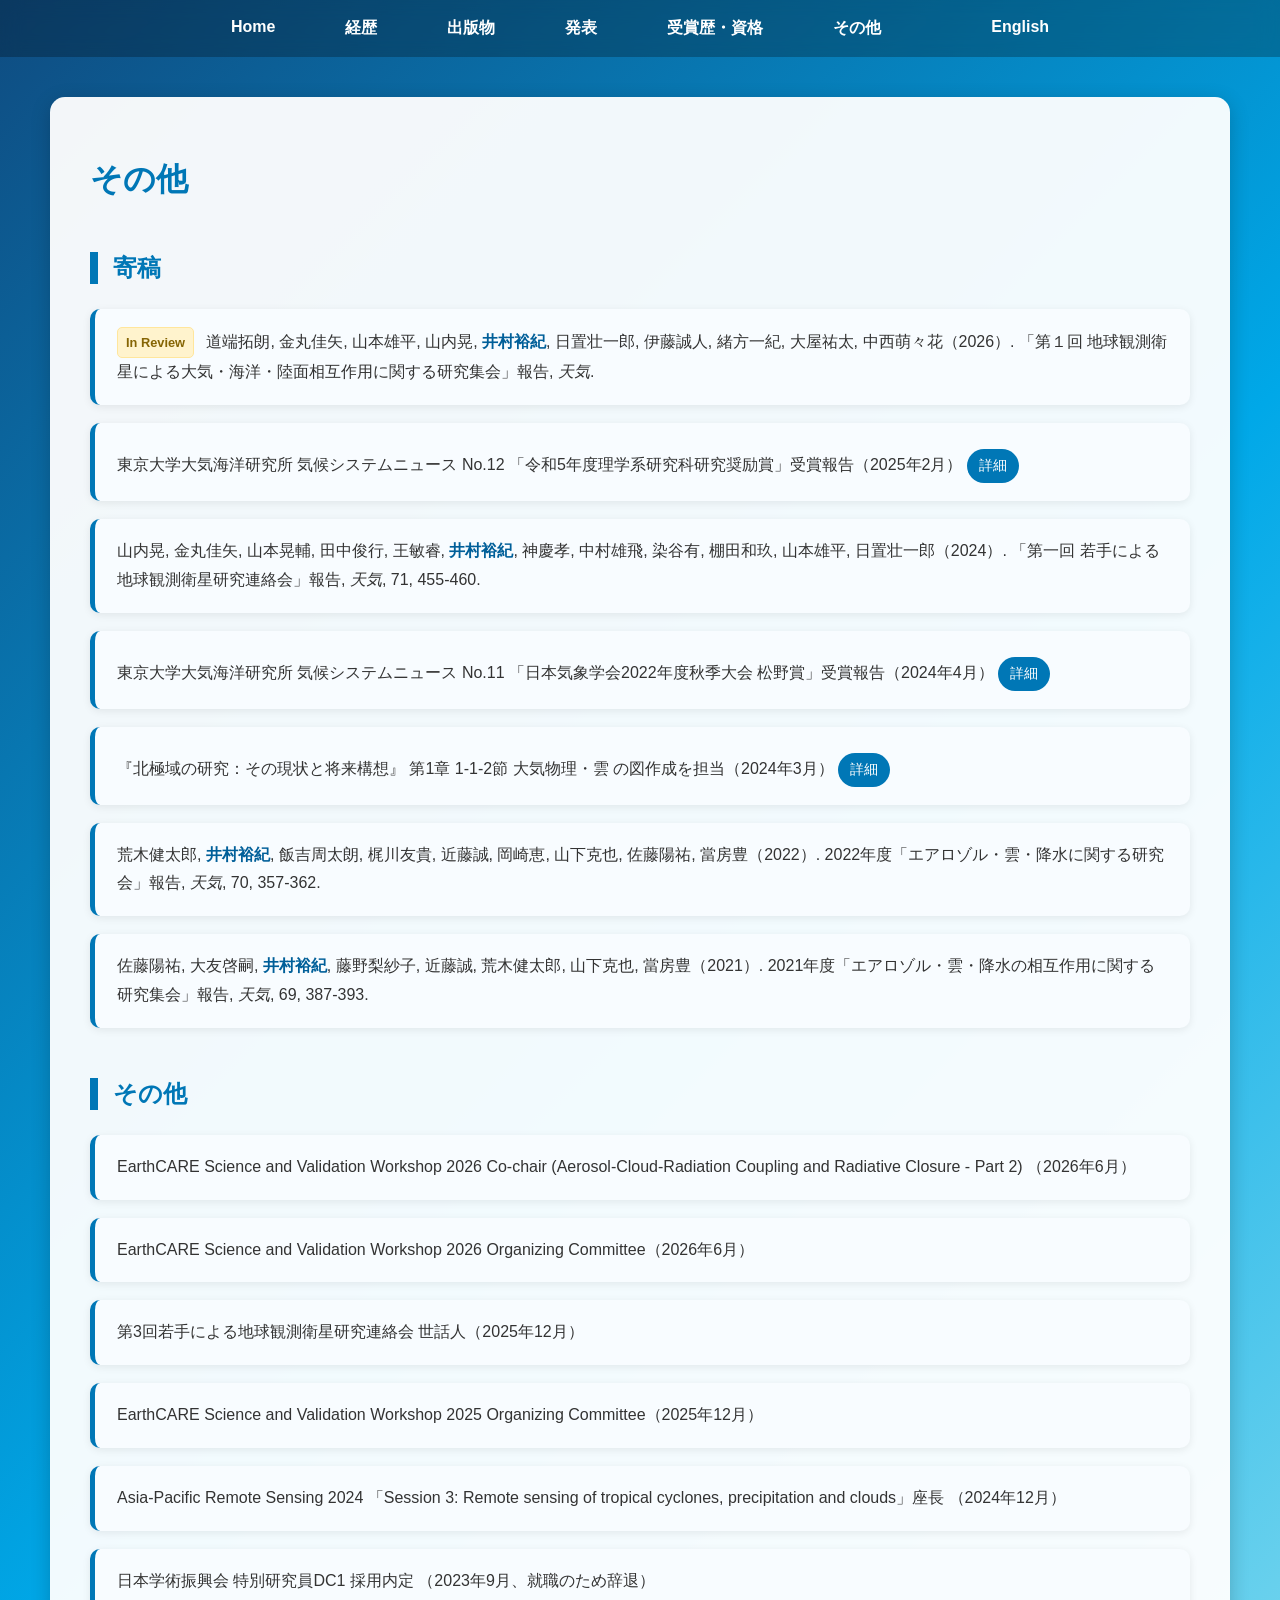
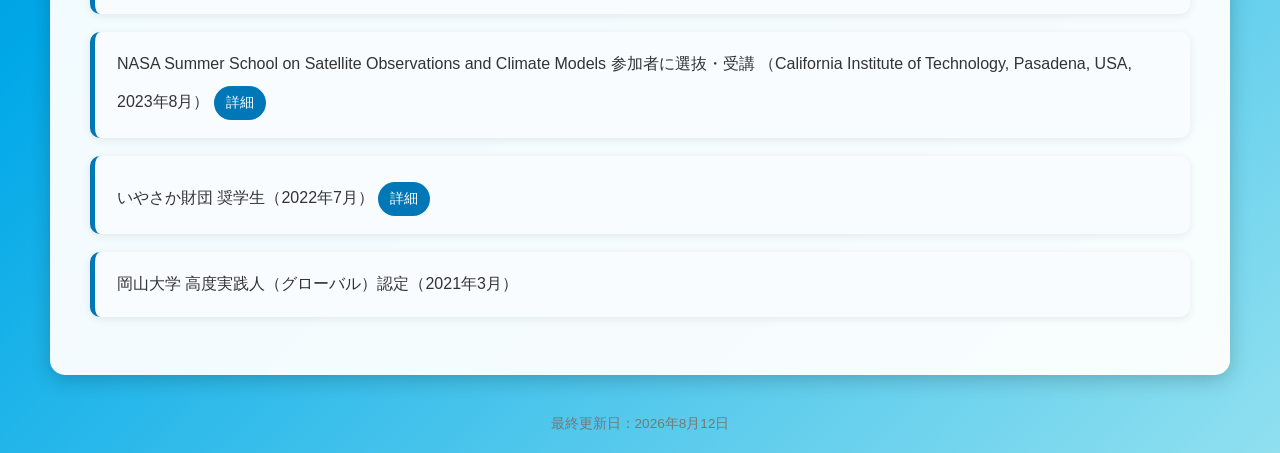
<file: others.html>
<!DOCTYPE html>
<html lang="ja">
<head>
    <meta charset="UTF-8">
    <title>井村裕紀 | その他の活動 | Yuki Imura | JAXA</title>
    <meta name="description"
          content="井村裕紀（Yuki Imura）のその他の活動。寄稿、研究集会・ワークショップの運営、座長、研究会活動などの活動実績を掲載しています。">
    <meta name="keywords"
          content="井村裕紀, Yuki Imura, JAXA, 寄稿, 研究集会, ワークショップ, EarthCARE, 研究活動">
    <meta name="author" content="Yuki Imura">
    <meta name="robots" content="index, follow">
    <link rel="canonical" href="https://yukiimuracloud.github.io/yimura/others.html">
    <link rel="stylesheet" href="style.css">
</head>

<body>

<nav>
<ul class="menu">
<li><a href="index.html">Home</a></li>
<li><a href="career.html">経歴</a></li>
<li><a href="publications.html">出版物</a></li>
<li><a href="presentations.html">発表</a></li>
<li><a href="awards.html">受賞歴・資格</a></li>
<li><a href="others.html">その他</a></li>
<li style="margin-left:40px;">
<a href="others_en.html">English</a>
</li>
</ul>
</nav>

<div class="container">

<h1>その他</h1>


<h2>寄稿</h2>

<ul class="publication-list">

<li>
<span class="status-scheduled">In Review</span>
道端拓朗, 金丸佳矢, 山本雄平, 山内晃, <span class="me">井村裕紀</span>, 日置壮一郎, 伊藤誠人, 緒方一紀, 大屋祐太, 中西萌々花（2026）.
「第１回 地球観測衛星による大気・海洋・陸面相互作用に関する研究集会」報告,
<i>天気</i>.
</li>

<li>
東京大学大気海洋研究所 気候システムニュース No.12
「令和5年度理学系研究科研究奨励賞」受賞報告（2025年2月）
<a href="https://ccsr.aori.u-tokyo.ac.jp/CCSR_News_PDF/index.htm"
   target="_blank">詳細</a>
</li>

<li>
山内晃, 金丸佳矢, 山本晃輔, 田中俊行, 王敏睿, <span class="me">井村裕紀</span>, 神慶孝, 中村雄飛, 染谷有, 棚田和玖, 山本雄平, 日置壮一郎（2024）.
「第一回 若手による地球観測衛星研究連絡会」報告,
<i>天気</i>, 71, 455-460.
</li>

<li>
東京大学大気海洋研究所 気候システムニュース No.11
「日本気象学会2022年度秋季大会 松野賞」受賞報告（2024年4月）
<a href="https://ccsr.aori.u-tokyo.ac.jp/CCSR_News_PDF/index.htm"
   target="_blank">詳細</a>
</li>

<li>
『北極域の研究：その現状と将来構想』
第1章 1-1-2節 大気物理・雲 の図作成を担当（2024年3月）
<a href="https://www.kaibundo.jp/2024/03/56230/"
   target="_blank">詳細</a>
</li>

<li>
荒木健太郎, <span class="me">井村裕紀</span>, 飯吉周太朗, 梶川友貴, 近藤誠, 岡崎恵,
山下克也, 佐藤陽祐, 當房豊（2022）.
2022年度「エアロゾル・雲・降水に関する研究会」報告,
<i>天気</i>, 70, 357-362.
</li>

<li>
佐藤陽祐, 大友啓嗣, <span class="me">井村裕紀</span>, 藤野梨紗子, 近藤誠, 荒木健太郎,
山下克也, 當房豊（2021）.
2021年度「エアロゾル・雲・降水の相互作用に関する研究集会」報告,
<i>天気</i>, 69, 387-393.
</li>

</ul>


<h2>その他</h2>

<ul class="publication-list">

<li>
EarthCARE Science and Validation Workshop 2026
Co-chair (Aerosol-Cloud-Radiation Coupling and Radiative Closure - Part 2)
（2026年6月）
</li>

<li>
EarthCARE Science and Validation Workshop 2026
Organizing Committee（2026年6月）
</li>

<li>
第3回若手による地球観測衛星研究連絡会 世話人（2025年12月）
</li>

<li>
EarthCARE Science and Validation Workshop 2025
Organizing Committee（2025年12月）
</li>

<li>
Asia-Pacific Remote Sensing 2024
「Session 3: Remote sensing of tropical cyclones, precipitation and clouds」座長
（2024年12月）
</li>

<li>
日本学術振興会 特別研究員DC1 採用内定
（2023年9月、就職のため辞退）
</li>

<li>
NASA Summer School on Satellite Observations and Climate Models
参加者に選抜・受講
（California Institute of Technology, Pasadena, USA, 2023年8月）
<a href="https://climatesciences.jpl.nasa.gov/events/summer-school/about/index.html"
   target="_blank">詳細</a>
</li>

<li>
いやさか財団 奨学生（2022年7月）
<a href="https://www.iyasaka-zaidan.org/"
   target="_blank">詳細</a>
</li>

<li>
岡山大学 高度実践人（グローバル）認定（2021年3月）
</li>

</ul>


</div>

<footer> <p>最終更新日：2026年8月12日</p> </footer>

</body>
</html>
</file>
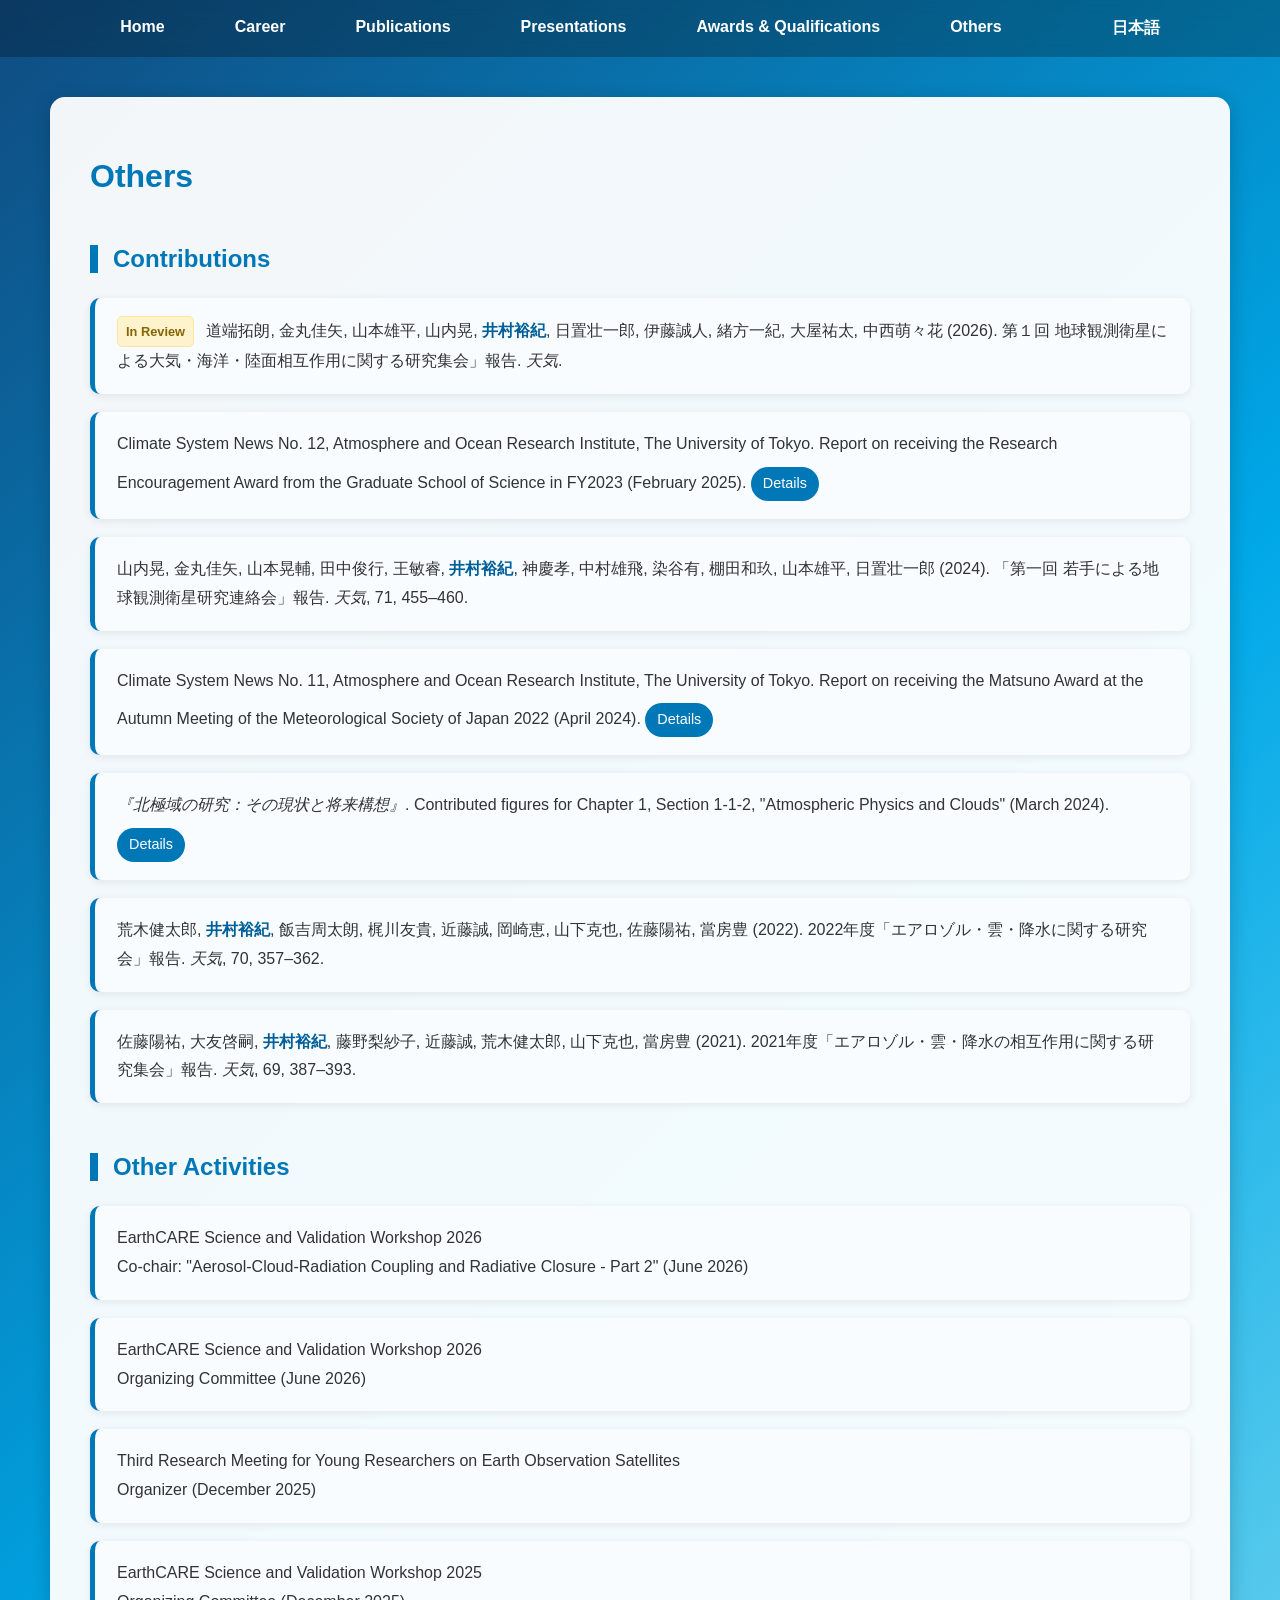
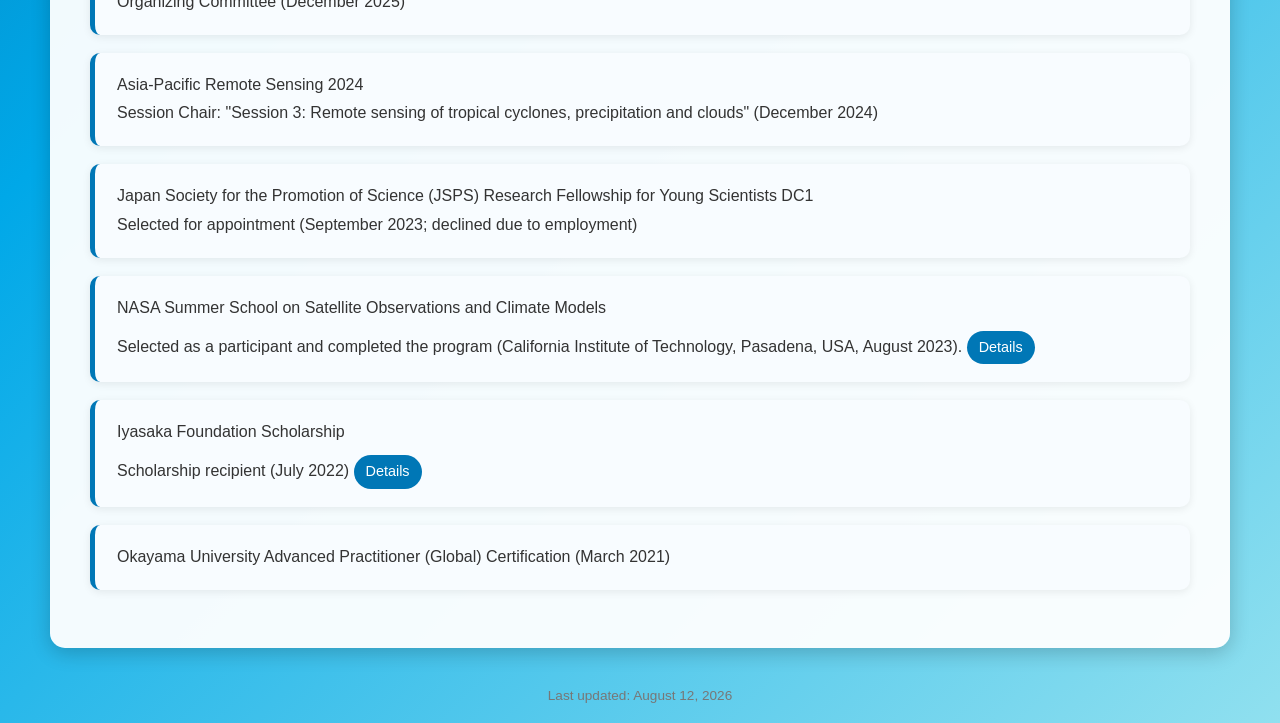
<file: others_en.html>
<!DOCTYPE html>
<html lang="en">
<head>
    <meta charset="UTF-8">
    <title>Yuki Imura | Other Activities | 井村裕紀 | JAXA</title>
    <meta name="description"
          content="Other activities of Yuki Imura (井村裕紀), including articles, workshop activities, session chairing, organizing committees, research meetings.">
    <meta name="keywords"
          content="Yuki Imura, 井村裕紀, JAXA, Other Activities, Articles, Workshops, EarthCARE, Research Activities">
    <meta name="author" content="Yuki Imura">
    <meta name="robots" content="index, follow">
    <link rel="canonical" href="https://yukiimuracloud.github.io/yimura/others_en.html">
    <link rel="stylesheet" href="style.css">
</head>

<body>

<nav>
<ul class="menu">
<li><a href="index_en.html">Home</a></li>
<li><a href="career_en.html">Career</a></li>
<li><a href="publications_en.html">Publications</a></li>
<li><a href="presentations_en.html">Presentations</a></li>
<li><a href="awards_en.html">Awards & Qualifications</a></li>
<li><a href="others_en.html">Others</a></li>
<li style="margin-left:40px;">
<a href="others.html">日本語</a>
</li>
</ul>
</nav>

<div class="container">

<h1>Others</h1>


<h2>Contributions</h2>

<ul class="publication-list">

<li>
<span class="status-scheduled">In Review</span>
道端拓朗, 金丸佳矢, 山本雄平, 山内晃, <span class="me">井村裕紀</span>, 日置壮一郎, 伊藤誠人, 緒方一紀, 大屋祐太, 中西萌々花 (2026).
第１回 地球観測衛星による大気・海洋・陸面相互作用に関する研究集会」報告.
<i>天気</i>.
</li>

<li>
Climate System News No. 12,
Atmosphere and Ocean Research Institute, The University of Tokyo.
Report on receiving the Research Encouragement Award from the Graduate
School of Science in FY2023 (February 2025).
<a href="https://ccsr.aori.u-tokyo.ac.jp/CCSR_News_PDF/index.htm"
   target="_blank">Details</a>
</li>

<li>
山内晃, 金丸佳矢, 山本晃輔, 田中俊行, 王敏睿, <span class="me">井村裕紀</span>, 神慶孝, 中村雄飛, 染谷有, 棚田和玖, 山本雄平, 日置壮一郎 (2024).
「第一回 若手による地球観測衛星研究連絡会」報告.
<i>天気</i>, 71, 455–460.
</li>

<li>
Climate System News No. 11,
Atmosphere and Ocean Research Institute, The University of Tokyo.
Report on receiving the Matsuno Award at the Autumn Meeting of the
Meteorological Society of Japan 2022 (April 2024).
<a href="https://ccsr.aori.u-tokyo.ac.jp/CCSR_News_PDF/index.htm"
   target="_blank">Details</a>
</li>

<li>
<i>『北極域の研究：その現状と将来構想』</i>.
Contributed figures for Chapter 1, Section 1-1-2,
"Atmospheric Physics and Clouds" (March 2024).
<a href="https://www.kaibundo.jp/2024/03/56230/"
   target="_blank">Details</a>
</li>

<li>
荒木健太郎, <span class="me">井村裕紀</span>, 飯吉周太朗, 梶川友貴, 近藤誠, 岡崎恵, 山下克也, 佐藤陽祐, 當房豊 (2022).
2022年度「エアロゾル・雲・降水に関する研究会」報告.
<i>天気</i>, 70, 357–362.
</li>

<li>
佐藤陽祐, 大友啓嗣, <span class="me">井村裕紀</span>, 藤野梨紗子, 近藤誠, 荒木健太郎, 山下克也, 當房豊 (2021).
2021年度「エアロゾル・雲・降水の相互作用に関する研究集会」報告.
<i>天気</i>, 69, 387–393.
</li>

</ul>


<h2>Other Activities</h2>

<ul class="publication-list">

<li>
EarthCARE Science and Validation Workshop 2026
<br>
Co-chair:
"Aerosol-Cloud-Radiation Coupling and Radiative Closure - Part 2"
(June 2026)
</li>

<li>
EarthCARE Science and Validation Workshop 2026
<br>
Organizing Committee (June 2026)
</li>

<li>
Third Research Meeting for Young Researchers on Earth Observation Satellites
<br>
Organizer (December 2025)
</li>

<li>
EarthCARE Science and Validation Workshop 2025
<br>
Organizing Committee (December 2025)
</li>

<li>
Asia-Pacific Remote Sensing 2024
<br>
Session Chair:
"Session 3: Remote sensing of tropical cyclones, precipitation and clouds"
(December 2024)
</li>

<li>
Japan Society for the Promotion of Science (JSPS)
Research Fellowship for Young Scientists DC1
<br>
Selected for appointment (September 2023; declined due to employment)
</li>

<li>
NASA Summer School on Satellite Observations and Climate Models
<br>
Selected as a participant and completed the program
(California Institute of Technology, Pasadena, USA, August 2023).
<a href="https://climatesciences.jpl.nasa.gov/events/summer-school/about/index.html"
   target="_blank">Details</a>
</li>

<li>
Iyasaka Foundation Scholarship
<br>
Scholarship recipient (July 2022)
<a href="https://www.iyasaka-zaidan.org/"
   target="_blank">Details</a>
</li>

<li>
Okayama University Advanced Practitioner (Global) Certification
(March 2021)
</li>

</ul>


</div>

<footer>
<p>Last updated: August 12, 2026</p>
</footer>

</body>
</html>
</file>
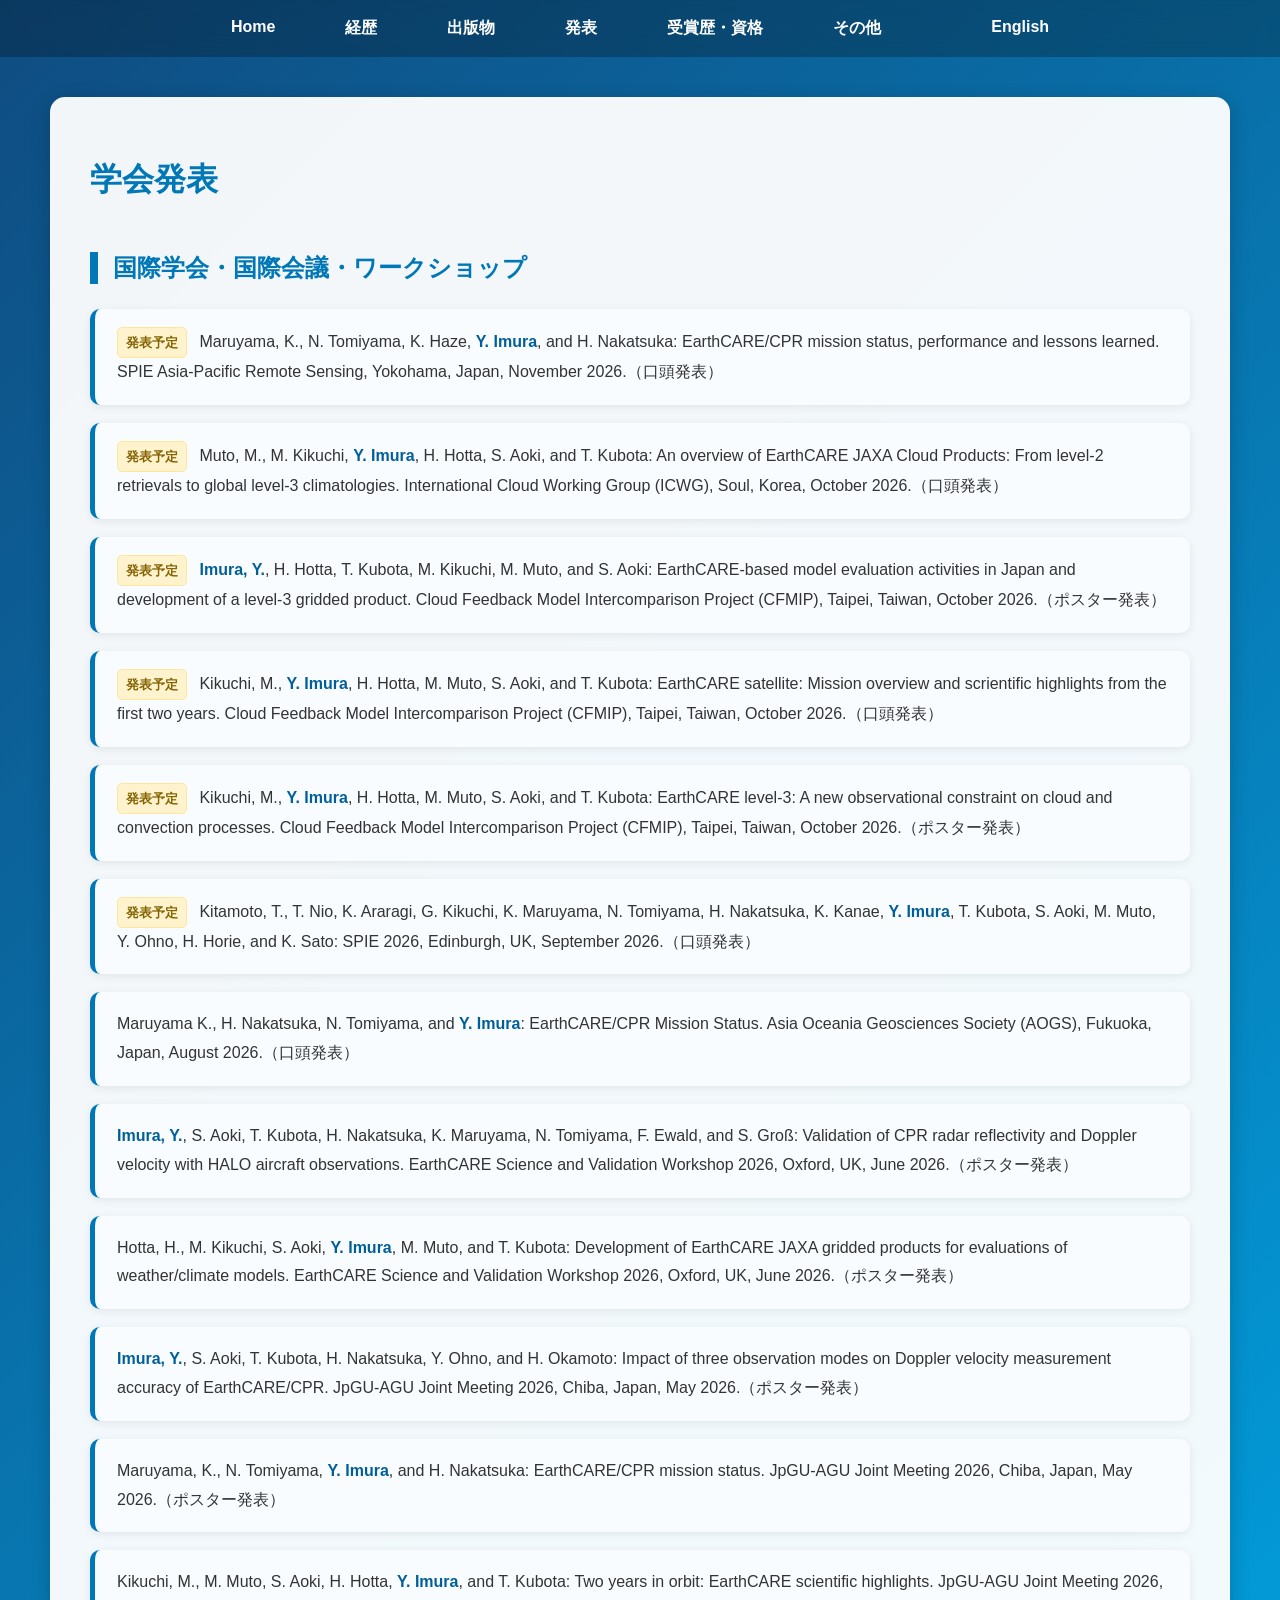
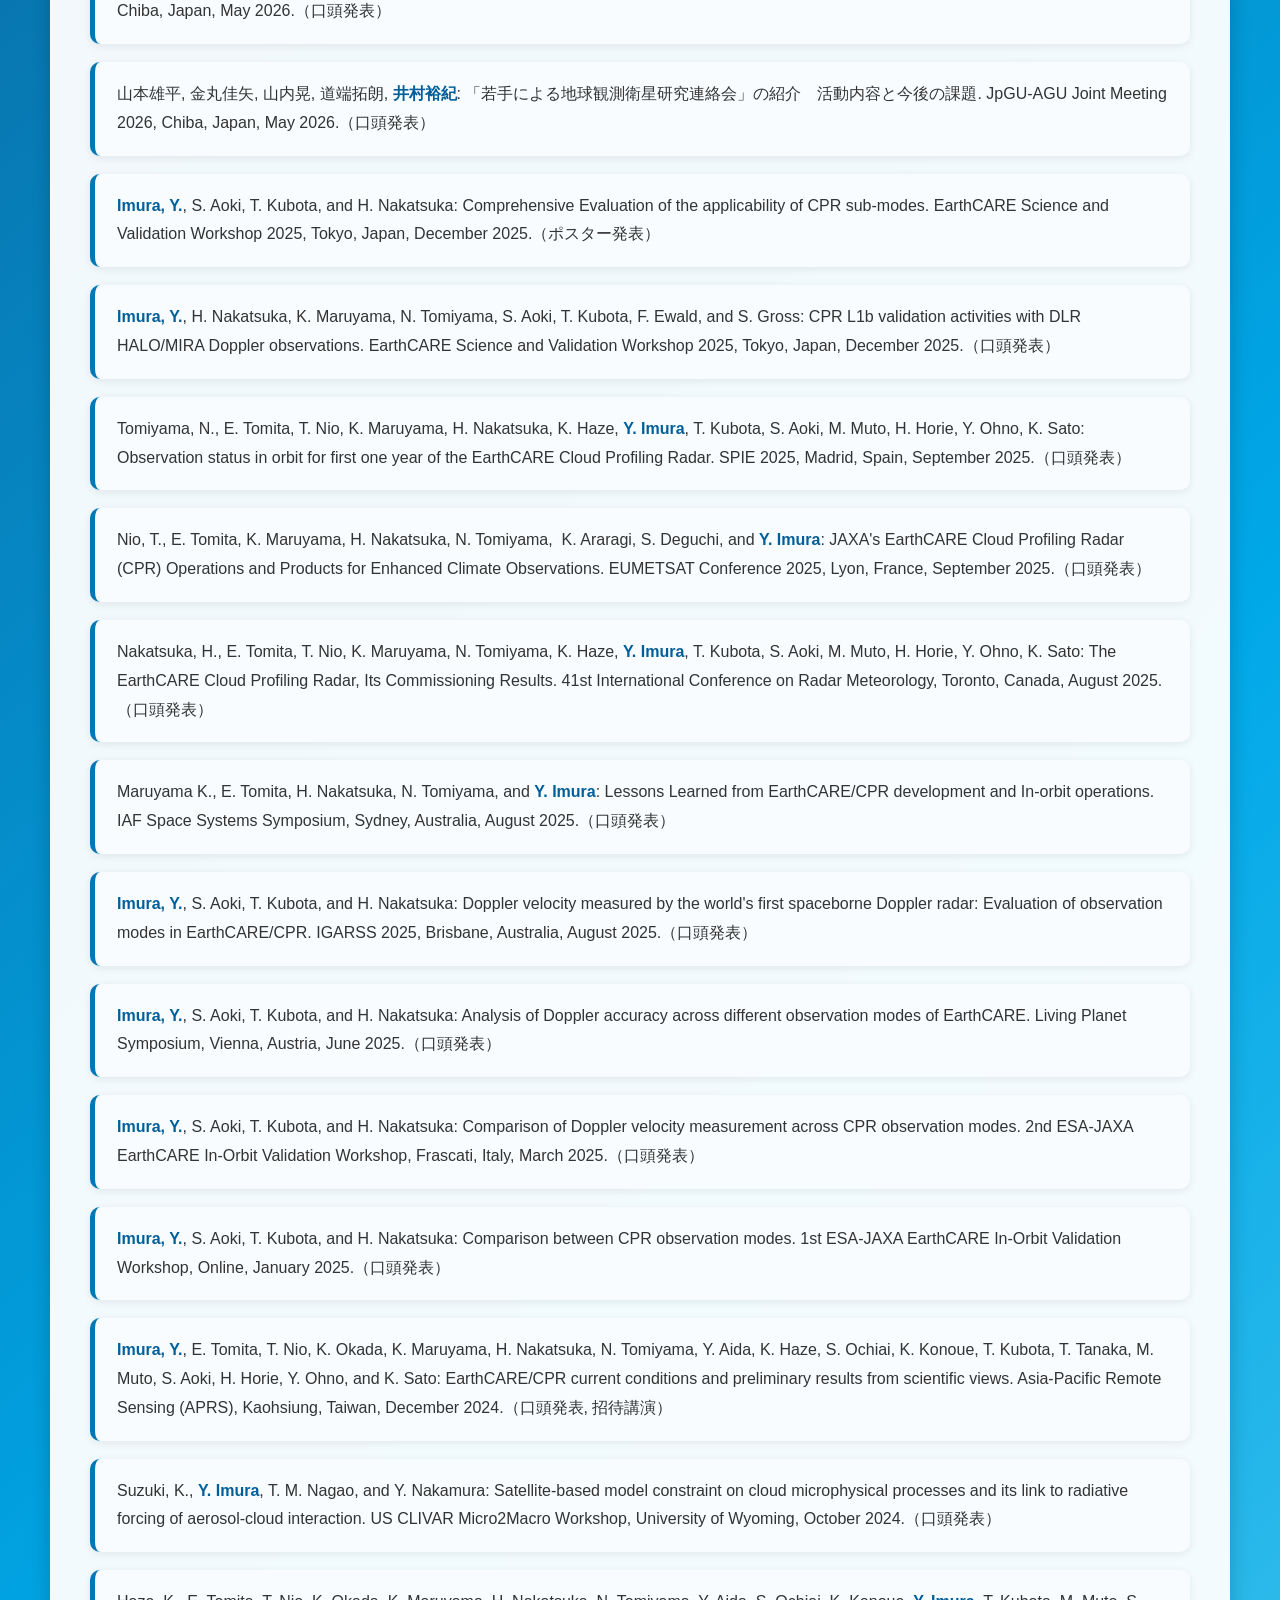
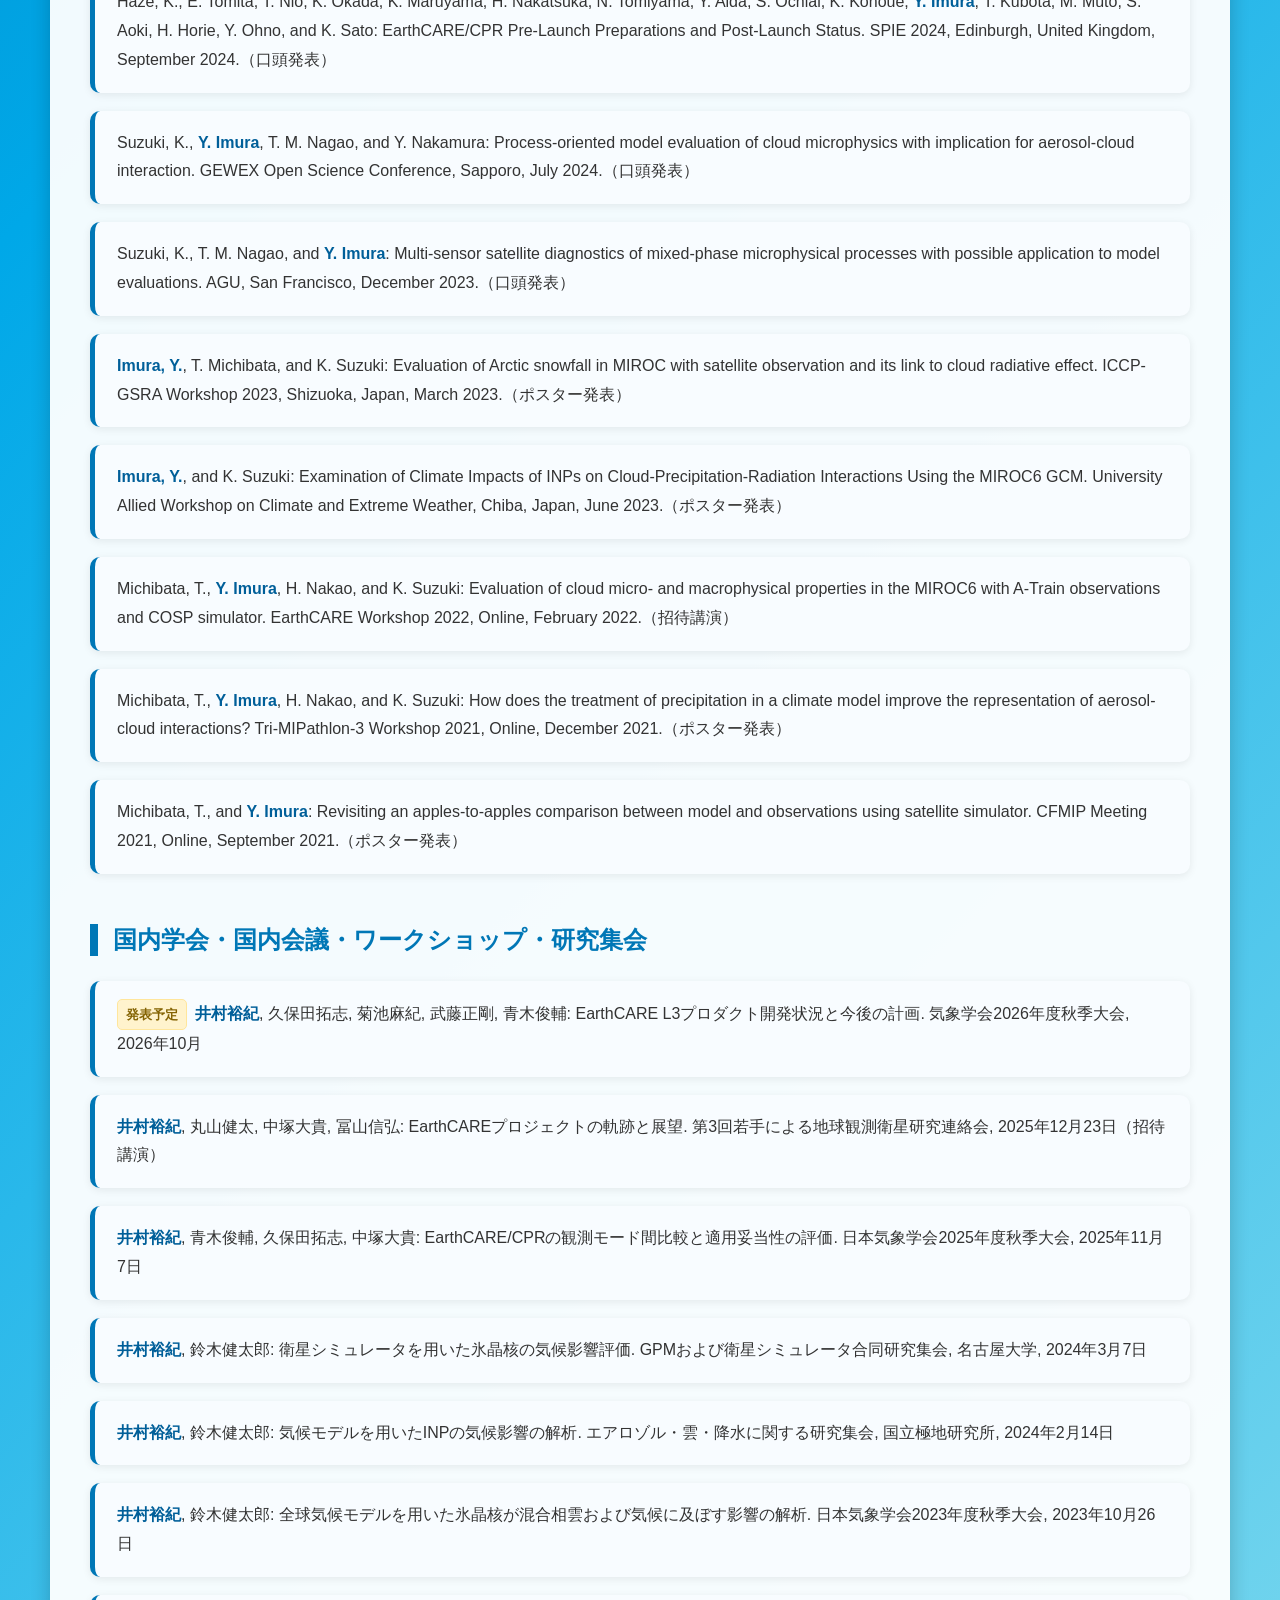
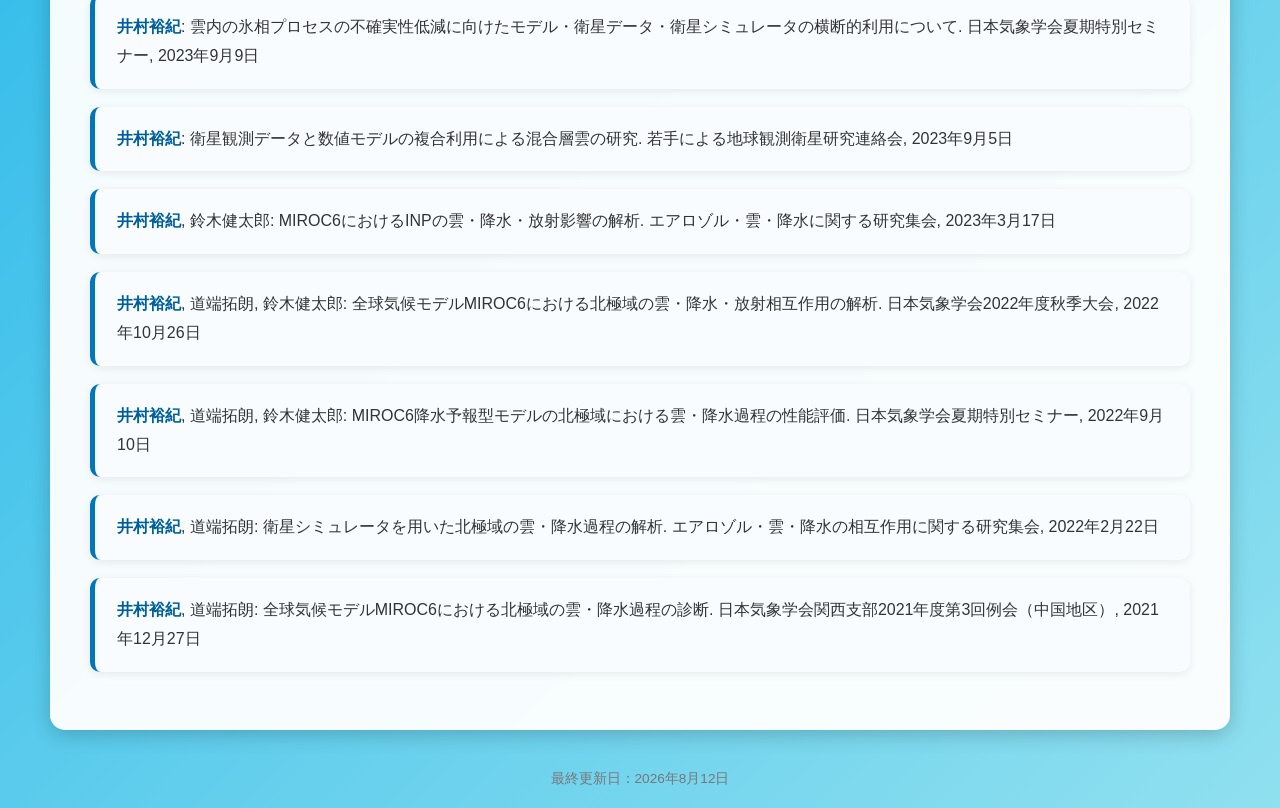
<file: presentations.html>
<!DOCTYPE html>
<html lang="ja">
<head>
    <meta charset="UTF-8">
    <title>井村裕紀 | 学会発表 | Yuki Imura | JAXA</title>
    <meta name="description"
          content="井村裕紀（Yuki Imura）の学会発表・研究発表一覧。EarthCARE/CPR、雲・降水・エアロゾル、気候モデルに関する国内外の学会、会議、ワークショップでの発表を掲載しています。">
    <meta name="keywords"
          content="井村裕紀, Yuki Imura, JAXA, 学会発表, 研究発表, EarthCARE, CPR, 雲, 降水, エアロゾル, 気候モデル">
    <meta name="author" content="Yuki Imura">
    <meta name="robots" content="index, follow">
    <link rel="canonical" href="https://yukiimuracloud.github.io/yimura/presentations.html">
    <link rel="stylesheet" href="style.css">
</head>

<body>

<nav>
<ul class="menu">
<li><a href="index.html">Home</a></li>
<li><a href="career.html">経歴</a></li>
<li><a href="publications.html">出版物</a></li>
<li><a href="presentations.html">発表</a></li>
<li><a href="awards.html">受賞歴・資格</a></li>
<li><a href="others.html">その他</a></li>
<li style="margin-left:40px;">
<a href="presentations_en.html">English</a>
</li>
</ul>
</nav>

<div class="container">

<h1>学会発表</h1>

<h2>国際学会・国際会議・ワークショップ</h2>

  
<ul class="publication-list">

<li>
<span class="status-scheduled">発表予定</span>
Maruyama, K., N. Tomiyama, K. Haze, <span class="me">Y. Imura</span>, and H. Nakatsuka:
EarthCARE/CPR mission status, performance and lessons learned.
SPIE Asia-Pacific Remote Sensing,
Yokohama, Japan, November 2026.（口頭発表）
</li>
  
<li>
<span class="status-scheduled">発表予定</span>
Muto, M., M. Kikuchi, <span class="me">Y. Imura</span>, H. Hotta, S. Aoki, and T. Kubota:
An overview of EarthCARE JAXA Cloud Products: From level-2 retrievals to global level-3 climatologies.
International Cloud Working Group (ICWG),
Soul, Korea, October 2026.（口頭発表）
</li>
  
<li>
<span class="status-scheduled">発表予定</span>
<span class="me">Imura, Y.</span>, H. Hotta, T. Kubota, M. Kikuchi, M. Muto, and S. Aoki:
EarthCARE-based model evaluation activities in Japan and development of a level-3 gridded product.
Cloud Feedback Model Intercomparison Project (CFMIP),
Taipei, Taiwan, October 2026.（ポスター発表）
</li>

<li>
<span class="status-scheduled">発表予定</span>
Kikuchi, M., <span class="me">Y. Imura</span>, H. Hotta, M. Muto, S. Aoki, and T. Kubota:
EarthCARE satellite: Mission overview and scrientific highlights from the first two years.
Cloud Feedback Model Intercomparison Project (CFMIP),
Taipei, Taiwan, October 2026.（口頭発表）
</li>
  
<li>
<span class="status-scheduled">発表予定</span>
Kikuchi, M., <span class="me">Y. Imura</span>, H. Hotta, M. Muto, S. Aoki, and T. Kubota:
EarthCARE level-3: A new observational constraint on cloud and convection processes.
Cloud Feedback Model Intercomparison Project (CFMIP),
Taipei, Taiwan, October 2026.（ポスター発表）
</li>

<li>
<span class="status-scheduled">発表予定</span>
Kitamoto, T., T. Nio, K. Araragi, G. Kikuchi, K. Maruyama, N. Tomiyama, H. Nakatsuka, K. Kanae, <span class="me">Y. Imura</span>, T. Kubota, S. Aoki, M. Muto, Y. Ohno, H. Horie, and K. Sato:
SPIE 2026,
Edinburgh, UK, September 2026.（口頭発表）
</li>
  
<li>
Maruyama K., H. Nakatsuka, N. Tomiyama, and <span class="me">Y. Imura</span>:
EarthCARE/CPR Mission Status.
Asia Oceania Geosciences Society (AOGS),
Fukuoka, Japan, August 2026.（口頭発表）
</li>
  
<li>
<span class="me">Imura, Y.</span>, S. Aoki, T. Kubota, H. Nakatsuka, K. Maruyama, N. Tomiyama, F. Ewald, and S. Groß:
Validation of CPR radar reflectivity and Doppler velocity with HALO aircraft observations.
EarthCARE Science and Validation Workshop 2026,
Oxford, UK, June 2026.（ポスター発表）
</li>

<li>
Hotta, H., M. Kikuchi, S. Aoki, <span class="me">Y. Imura</span>, M. Muto, and T. Kubota:
Development of EarthCARE JAXA gridded products for evaluations of weather/climate models.
EarthCARE Science and Validation Workshop 2026,
Oxford, UK, June 2026.（ポスター発表）
</li>
  
<li>
<span class="me">Imura, Y.</span>, S. Aoki, T. Kubota, H. Nakatsuka, Y. Ohno, and H. Okamoto:
Impact of three observation modes on Doppler velocity measurement accuracy of EarthCARE/CPR.
JpGU-AGU Joint Meeting 2026,
Chiba, Japan, May 2026.（ポスター発表）
</li>

<li>
Maruyama, K., N. Tomiyama, <span class="me">Y. Imura</span>, and H. Nakatsuka:
EarthCARE/CPR mission status.
JpGU-AGU Joint Meeting 2026,
Chiba, Japan, May 2026.（ポスター発表）
</li>

<li>
Kikuchi, M., M. Muto, S. Aoki, H. Hotta, <span class="me">Y. Imura</span>, and T. Kubota:
Two years in orbit: EarthCARE scientific highlights.
JpGU-AGU Joint Meeting 2026,
Chiba, Japan, May 2026.（口頭発表）
</li>

<li>
山本雄平, 金丸佳矢, 山内晃, 道端拓朗, <span class="me">井村裕紀</span>:
「若手による地球観測衛星研究連絡会」の紹介　活動内容と今後の課題.
JpGU-AGU Joint Meeting 2026,
Chiba, Japan, May 2026.（口頭発表）
</li>
  
<li>
<span class="me">Imura, Y.</span>, S. Aoki, T. Kubota, and H. Nakatsuka:
Comprehensive Evaluation of the applicability of CPR sub-modes.
EarthCARE Science and Validation Workshop 2025,
Tokyo, Japan, December 2025.（ポスター発表）
</li>

<li>
<span class="me">Imura, Y.</span>, H. Nakatsuka, K. Maruyama, N. Tomiyama,
S. Aoki, T. Kubota, F. Ewald, and S. Gross:
CPR L1b validation activities with DLR HALO/MIRA Doppler observations.
EarthCARE Science and Validation Workshop 2025,
Tokyo, Japan, December 2025.（口頭発表）
</li>

<li>
Tomiyama, N., E. Tomita, T. Nio, K. Maruyama, H. Nakatsuka, K. Haze, <span class="me">Y. Imura</span>, T. Kubota, S. Aoki, M. Muto, H. Horie, Y. Ohno, K. Sato:
Observation status in orbit for first one year of the EarthCARE Cloud Profiling Radar.
SPIE 2025,
Madrid, Spain, September 2025.（口頭発表）
</li>

<li>
Nio, T., E. Tomita, K. Maruyama, H. Nakatsuka, N. Tomiyama,  K. Araragi, S. Deguchi, and <span class="me">Y. Imura</span>:
JAXA's EarthCARE Cloud Profiling Radar (CPR) Operations and Products for Enhanced Climate Observations.
EUMETSAT Conference 2025,
Lyon, France, September 2025.（口頭発表）
</li>

<li>
Nakatsuka, H., E. Tomita, T. Nio, K. Maruyama, N. Tomiyama, K. Haze, <span class="me">Y. Imura</span>, T. Kubota, S. Aoki, M. Muto, H. Horie, Y. Ohno, K. Sato:
The EarthCARE Cloud Profiling Radar, Its Commissioning Results.
41st International Conference on Radar Meteorology,
Toronto, Canada, August 2025.（口頭発表）
</li>

<li>
Maruyama K., E. Tomita, H. Nakatsuka, N. Tomiyama, and <span class="me">Y. Imura</span>:
Lessons Learned from EarthCARE/CPR development and In-orbit operations.
IAF Space Systems Symposium,
Sydney, Australia, August 2025.（口頭発表）
</li>

<li>
<span class="me">Imura, Y.</span>, S. Aoki, T. Kubota, and H. Nakatsuka:
Doppler velocity measured by the world's first spaceborne Doppler radar:
Evaluation of observation modes in EarthCARE/CPR.
IGARSS 2025,
Brisbane, Australia, August 2025.（口頭発表）
</li>

<li>
<span class="me">Imura, Y.</span>, S. Aoki, T. Kubota, and H. Nakatsuka:
Analysis of Doppler accuracy across different observation modes of EarthCARE.
Living Planet Symposium,
Vienna, Austria, June 2025.（口頭発表）
</li>

<li>
<span class="me">Imura, Y.</span>, S. Aoki, T. Kubota, and H. Nakatsuka:
Comparison of Doppler velocity measurement across CPR observation modes.
2nd ESA-JAXA EarthCARE In-Orbit Validation Workshop,
Frascati, Italy, March 2025.（口頭発表）
</li>

<li>
<span class="me">Imura, Y.</span>, S. Aoki, T. Kubota, and H. Nakatsuka:
Comparison between CPR observation modes.
1st ESA-JAXA EarthCARE In-Orbit Validation Workshop,
Online, January 2025.（口頭発表）
</li>

<li>
<span class="me">Imura, Y.</span>, E. Tomita, T. Nio, K. Okada, K. Maruyama, H. Nakatsuka, N. Tomiyama, Y. Aida, K. Haze, S. Ochiai, K. Konoue, T. Kubota, T. Tanaka, M. Muto, S. Aoki, H. Horie, Y. Ohno, and K. Sato:
EarthCARE/CPR current conditions and preliminary results from scientific views.
Asia-Pacific Remote Sensing (APRS),
Kaohsiung, Taiwan, December 2024.（口頭発表, 招待講演）
</li>

<li>
Suzuki, K., <span class="me">Y. Imura</span>, T. M. Nagao, and Y. Nakamura:
Satellite-based model constraint on cloud microphysical processes and its link to radiative forcing of aerosol-cloud interaction.
US CLIVAR Micro2Macro Workshop,
University of Wyoming, October 2024.（口頭発表）
</li>

<li>
Haze, K., E. Tomita, T. Nio, K. Okada, K. Maruyama, H. Nakatsuka, N. Tomiyama, Y. Aida, S. Ochiai, K. Konoue, <span class="me">Y. Imura</span>, T. Kubota, M. Muto, S. Aoki, H. Horie, Y. Ohno, and K. Sato:
EarthCARE/CPR Pre-Launch Preparations and Post-Launch Status.
SPIE 2024,
Edinburgh, United Kingdom, September 2024.（口頭発表）
</li>

<li>
Suzuki, K., <span class="me">Y. Imura</span>, T. M. Nagao, and Y. Nakamura:
Process-oriented model evaluation of cloud microphysics with implication for aerosol-cloud interaction.
GEWEX Open Science Conference,
Sapporo, July 2024.（口頭発表）
</li>

<li>
Suzuki, K., T. M. Nagao, and <span class="me">Y. Imura</span>:
Multi-sensor satellite diagnostics of mixed-phase microphysical processes with possible application to model evaluations.
AGU,
San Francisco, December 2023.（口頭発表）
</li>

<li>
<span class="me">Imura, Y.</span>, T. Michibata, and K. Suzuki:
Evaluation of Arctic snowfall in MIROC with satellite observation and its link to cloud radiative effect.
ICCP-GSRA Workshop 2023,
Shizuoka, Japan, March 2023.（ポスター発表）
</li>

<li>
<span class="me">Imura, Y.</span>, and K. Suzuki:
Examination of Climate Impacts of INPs on Cloud-Precipitation-Radiation Interactions Using the MIROC6 GCM.
University Allied Workshop on Climate and Extreme Weather,
Chiba, Japan, June 2023.（ポスター発表）
</li>

<li>
Michibata, T., <span class="me">Y. Imura</span>, H. Nakao, and K. Suzuki:
Evaluation of cloud micro- and macrophysical properties in the MIROC6 with A-Train observations and COSP simulator.
EarthCARE Workshop 2022,
Online, February 2022.（招待講演）
</li>

<li>
Michibata, T., <span class="me">Y. Imura</span>, H. Nakao, and K. Suzuki:
How does the treatment of precipitation in a climate model improve the representation of aerosol-cloud interactions?
Tri-MIPathlon-3 Workshop 2021,
Online, December 2021.（ポスター発表）
</li>

<li>
Michibata, T., and <span class="me">Y. Imura</span>:
Revisiting an apples-to-apples comparison between model and observations using satellite simulator.
CFMIP Meeting 2021,
Online, September 2021.（ポスター発表）
</li>

</ul>

<h2>国内学会・国内会議・ワークショップ・研究集会</h2>

  
<ul class="publication-list">

<li><span class="status-scheduled">発表予定</span><span class="me">井村裕紀</span>, 久保田拓志, 菊池麻紀, 武藤正剛, 青木俊輔: EarthCARE L3プロダクト開発状況と今後の計画. 気象学会2026年度秋季大会, 2026年10月</li>
  
<li><span class="me">井村裕紀</span>, 丸山健太, 中塚大貴, 冨山信弘: EarthCAREプロジェクトの軌跡と展望. 第3回若手による地球観測衛星研究連絡会, 2025年12月23日（招待講演）</li>

<li><span class="me">井村裕紀</span>, 青木俊輔, 久保田拓志, 中塚大貴: EarthCARE/CPRの観測モード間比較と適用妥当性の評価. 日本気象学会2025年度秋季大会, 2025年11月7日</li>

<li><span class="me">井村裕紀</span>, 鈴木健太郎: 衛星シミュレータを用いた氷晶核の気候影響評価. GPMおよび衛星シミュレータ合同研究集会, 名古屋大学, 2024年3月7日</li>

<li><span class="me">井村裕紀</span>, 鈴木健太郎: 気候モデルを用いたINPの気候影響の解析. エアロゾル・雲・降水に関する研究集会, 国立極地研究所, 2024年2月14日</li>

<li><span class="me">井村裕紀</span>, 鈴木健太郎: 全球気候モデルを用いた氷晶核が混合相雲および気候に及ぼす影響の解析. 日本気象学会2023年度秋季大会, 2023年10月26日</li>

<li><span class="me">井村裕紀</span>: 雲内の氷相プロセスの不確実性低減に向けたモデル・衛星データ・衛星シミュレータの横断的利用について. 日本気象学会夏期特別セミナー, 2023年9月9日</li>

<li><span class="me">井村裕紀</span>: 衛星観測データと数値モデルの複合利用による混合層雲の研究. 若手による地球観測衛星研究連絡会, 2023年9月5日</li>

<li><span class="me">井村裕紀</span>, 鈴木健太郎: MIROC6におけるINPの雲・降水・放射影響の解析. エアロゾル・雲・降水に関する研究集会, 2023年3月17日</li>

<li><span class="me">井村裕紀</span>, 道端拓朗, 鈴木健太郎: 全球気候モデルMIROC6における北極域の雲・降水・放射相互作用の解析. 日本気象学会2022年度秋季大会, 2022年10月26日</li>

<li><span class="me">井村裕紀</span>, 道端拓朗, 鈴木健太郎: MIROC6降水予報型モデルの北極域における雲・降水過程の性能評価. 日本気象学会夏期特別セミナー, 2022年9月10日</li>

<li><span class="me">井村裕紀</span>, 道端拓朗: 衛星シミュレータを用いた北極域の雲・降水過程の解析. エアロゾル・雲・降水の相互作用に関する研究集会, 2022年2月22日</li>

<li><span class="me">井村裕紀</span>, 道端拓朗: 全球気候モデルMIROC6における北極域の雲・降水過程の診断. 日本気象学会関西支部2021年度第3回例会（中国地区）, 2021年12月27日</li>

</ul>

</div>

<footer> <p>最終更新日：2026年8月12日</p> </footer>

</body>
</html>
</file>
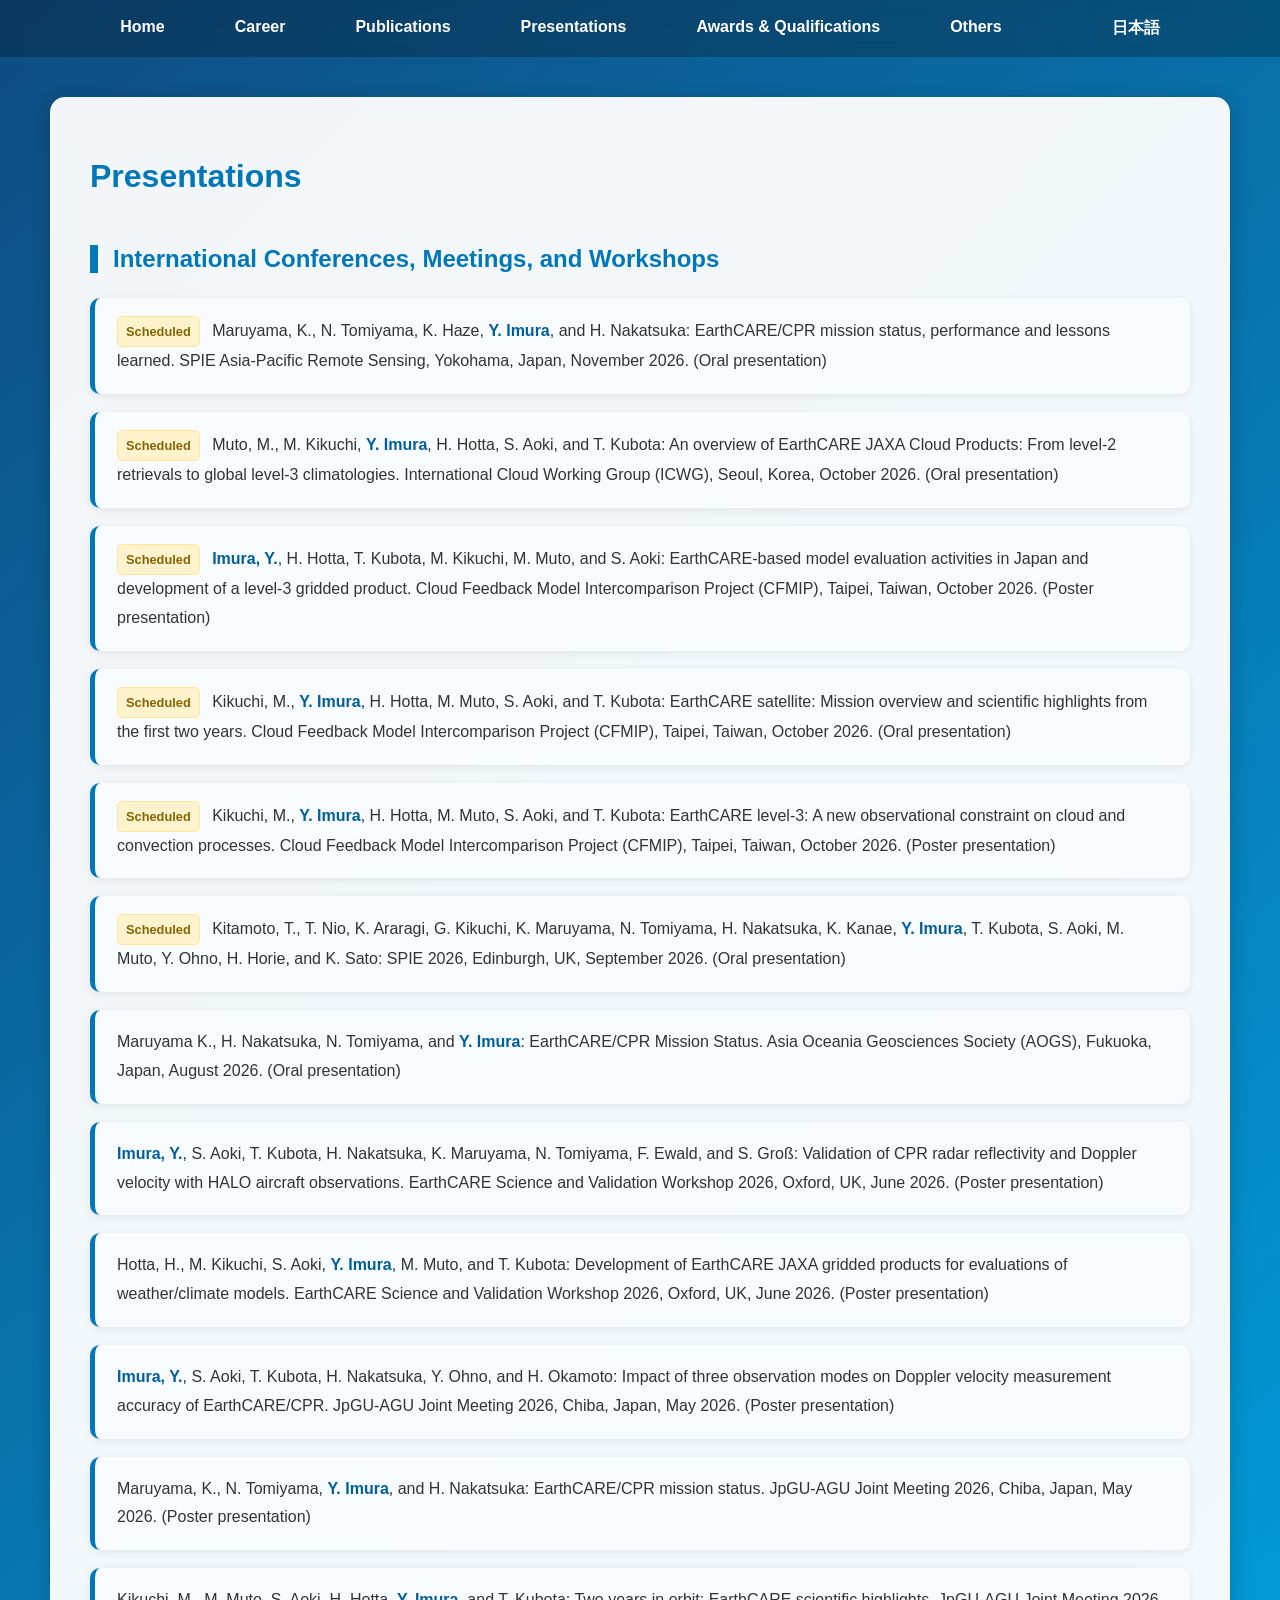
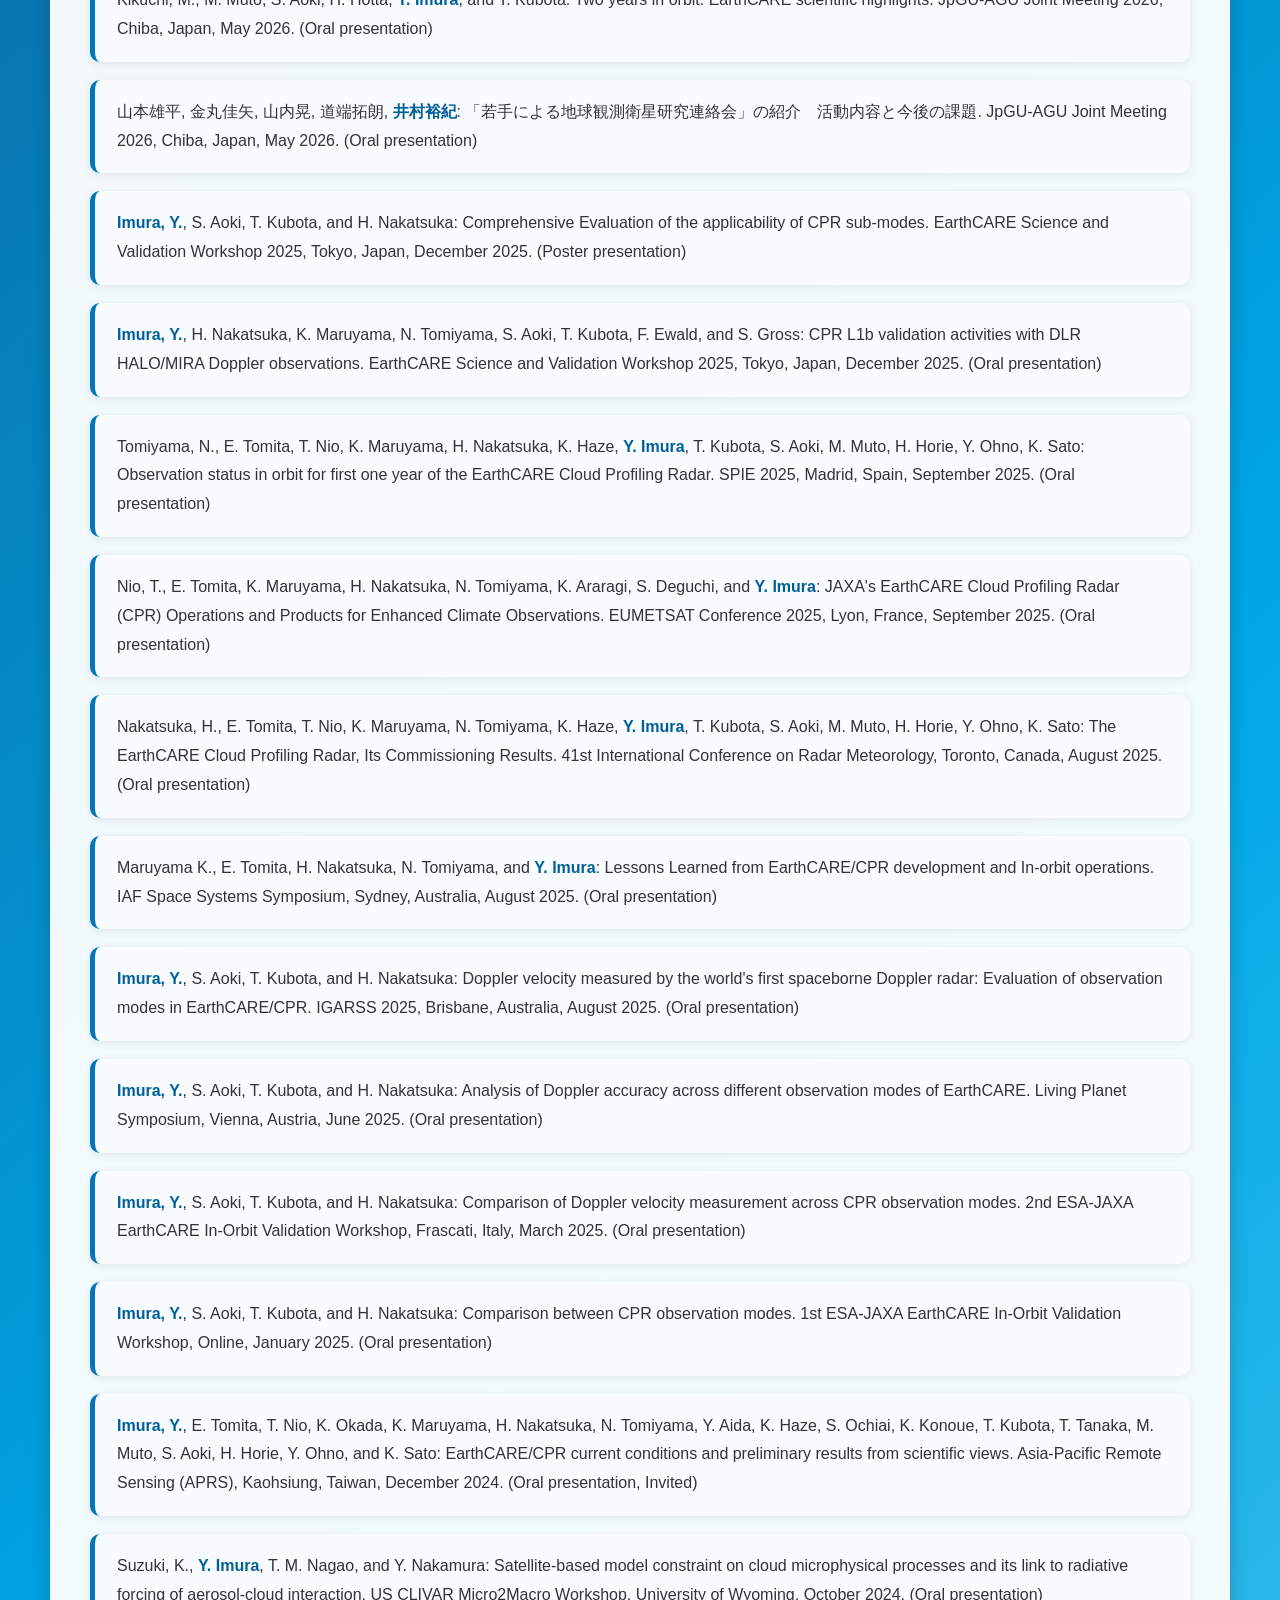
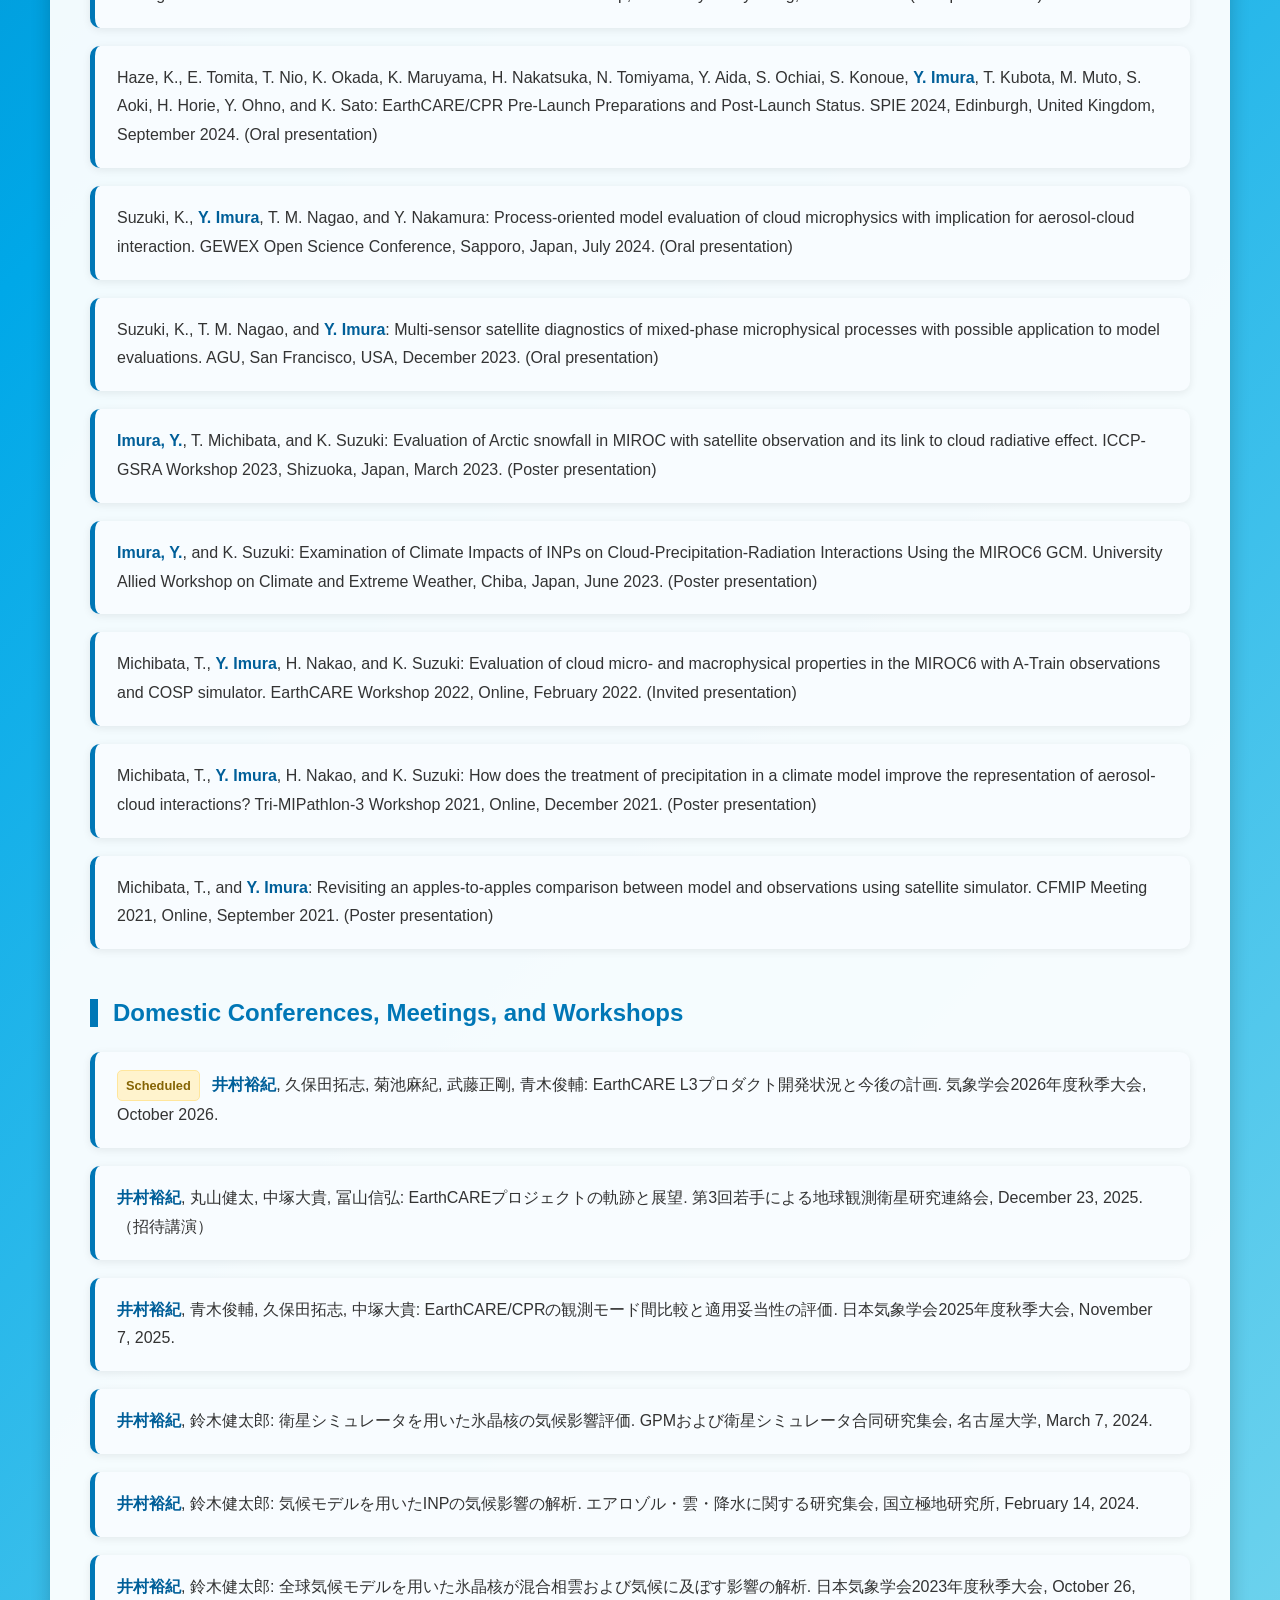
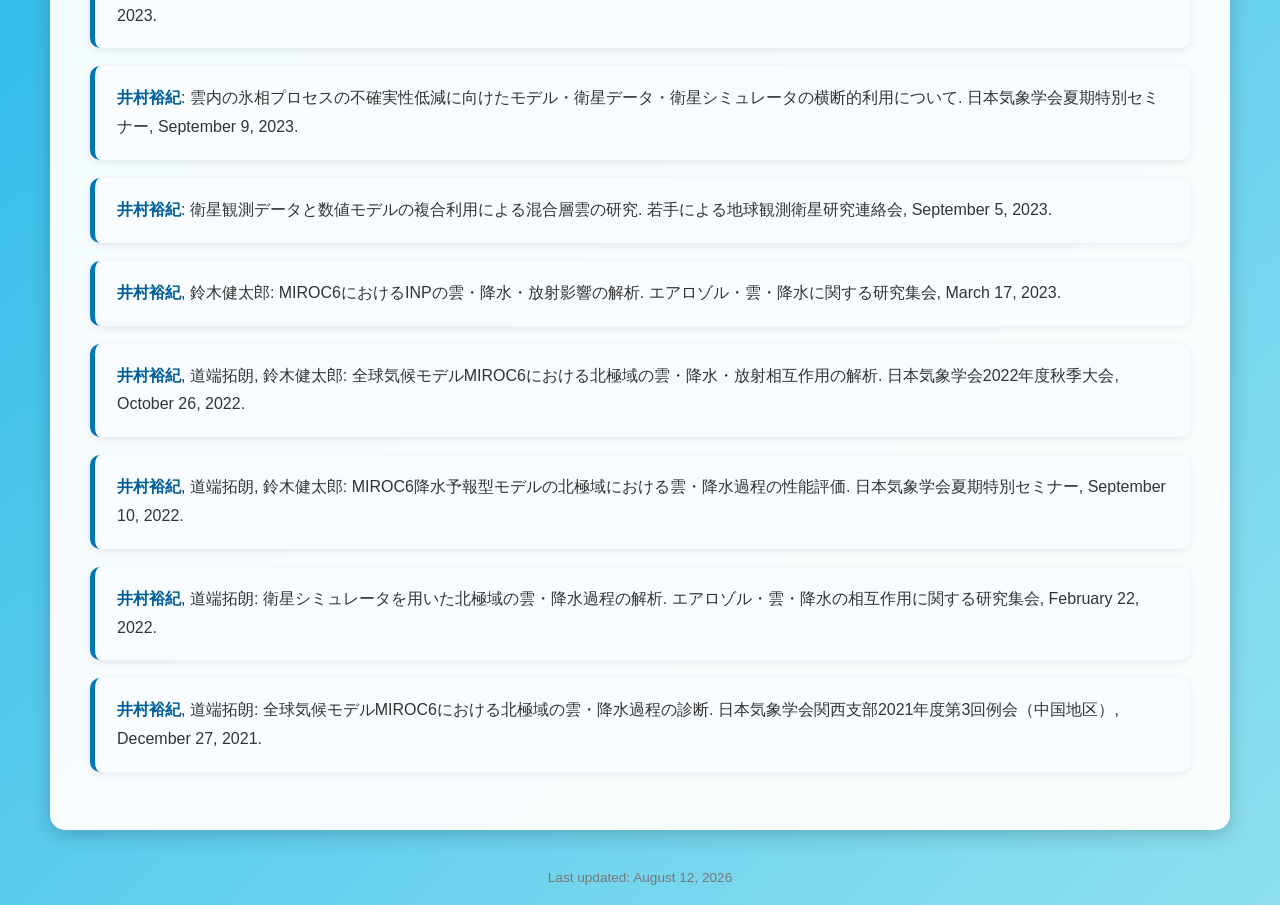
<file: presentations_en.html>
<!DOCTYPE html>
<html lang="en">
<head>
    <meta charset="UTF-8">
    <title>Yuki Imura | Presentations | 井村裕紀 | JAXA</title>
    <meta name="description"
          content="Conference presentations and research talks by Yuki Imura (井村裕紀) on EarthCARE/CPR, clouds, precipitation, aerosols, and climate modeling.">
    <meta name="keywords"
          content="Yuki Imura, 井村裕紀, JAXA, Presentations, Conferences, EarthCARE, CPR, clouds, precipitation, aerosols, climate modeling, MIROC6">
    <meta name="author" content="Yuki Imura">
    <meta name="robots" content="index, follow">
    <link rel="canonical" href="https://yukiimuracloud.github.io/yimura/presentations_en.html">
    <link rel="stylesheet" href="style.css">
</head>

<body>

<nav>
<ul class="menu">
<li><a href="index_en.html">Home</a></li>
<li><a href="career_en.html">Career</a></li>
<li><a href="publications_en.html">Publications</a></li>
<li><a href="presentations_en.html">Presentations</a></li>
<li><a href="awards_en.html">Awards & Qualifications</a></li>
<li><a href="others_en.html">Others</a></li>
<li style="margin-left:40px;">
<a href="presentations.html">日本語</a>
</li>
</ul>
</nav>

<div class="container">

<h1>Presentations</h1>

<h2>International Conferences, Meetings, and Workshops</h2>

<ul class="publication-list">

<li>
<span class="status-scheduled">Scheduled</span>
Maruyama, K., N. Tomiyama, K. Haze, <span class="me">Y. Imura</span>, and H. Nakatsuka:
EarthCARE/CPR mission status, performance and lessons learned.
SPIE Asia-Pacific Remote Sensing,
Yokohama, Japan, November 2026. (Oral presentation)
</li>

<li>
<span class="status-scheduled">Scheduled</span>
Muto, M., M. Kikuchi, <span class="me">Y. Imura</span>, H. Hotta, S. Aoki, and T. Kubota:
An overview of EarthCARE JAXA Cloud Products: From level-2 retrievals to global level-3 climatologies.
International Cloud Working Group (ICWG),
Seoul, Korea, October 2026. (Oral presentation)
</li>

<li>
<span class="status-scheduled">Scheduled</span>
<span class="me">Imura, Y.</span>, H. Hotta, T. Kubota, M. Kikuchi, M. Muto, and S. Aoki:
EarthCARE-based model evaluation activities in Japan and development of a level-3 gridded product.
Cloud Feedback Model Intercomparison Project (CFMIP),
Taipei, Taiwan, October 2026. (Poster presentation)
</li>

<li>
<span class="status-scheduled">Scheduled</span>
Kikuchi, M., <span class="me">Y. Imura</span>, H. Hotta, M. Muto, S. Aoki, and T. Kubota:
EarthCARE satellite: Mission overview and scientific highlights from the first two years.
Cloud Feedback Model Intercomparison Project (CFMIP),
Taipei, Taiwan, October 2026. (Oral presentation)
</li>

<li>
<span class="status-scheduled">Scheduled</span>
Kikuchi, M., <span class="me">Y. Imura</span>, H. Hotta, M. Muto, S. Aoki, and T. Kubota:
EarthCARE level-3: A new observational constraint on cloud and convection processes.
Cloud Feedback Model Intercomparison Project (CFMIP),
Taipei, Taiwan, October 2026. (Poster presentation)
</li>

<li>
<span class="status-scheduled">Scheduled</span>
Kitamoto, T., T. Nio, K. Araragi, G. Kikuchi, K. Maruyama, N. Tomiyama, H. Nakatsuka, K. Kanae, <span class="me">Y. Imura</span>, T. Kubota, S. Aoki, M. Muto, Y. Ohno, H. Horie, and K. Sato:
SPIE 2026,
Edinburgh, UK, September 2026. (Oral presentation)
</li>

<li>
Maruyama K., H. Nakatsuka, N. Tomiyama, and <span class="me">Y. Imura</span>:
EarthCARE/CPR Mission Status.
Asia Oceania Geosciences Society (AOGS),
Fukuoka, Japan, August 2026. (Oral presentation)
</li>

<li>
<span class="me">Imura, Y.</span>, S. Aoki, T. Kubota, H. Nakatsuka, K. Maruyama, N. Tomiyama, F. Ewald, and S. Groß:
Validation of CPR radar reflectivity and Doppler velocity with HALO aircraft observations.
EarthCARE Science and Validation Workshop 2026,
Oxford, UK, June 2026. (Poster presentation)
</li>

<li>
Hotta, H., M. Kikuchi, S. Aoki, <span class="me">Y. Imura</span>, M. Muto, and T. Kubota:
Development of EarthCARE JAXA gridded products for evaluations of weather/climate models.
EarthCARE Science and Validation Workshop 2026,
Oxford, UK, June 2026. (Poster presentation)
</li>

<li>
<span class="me">Imura, Y.</span>, S. Aoki, T. Kubota, H. Nakatsuka, Y. Ohno, and H. Okamoto:
Impact of three observation modes on Doppler velocity measurement accuracy of EarthCARE/CPR.
JpGU-AGU Joint Meeting 2026,
Chiba, Japan, May 2026. (Poster presentation)
</li>

<li>
Maruyama, K., N. Tomiyama, <span class="me">Y. Imura</span>, and H. Nakatsuka:
EarthCARE/CPR mission status.
JpGU-AGU Joint Meeting 2026,
Chiba, Japan, May 2026. (Poster presentation)
</li>

<li>
Kikuchi, M., M. Muto, S. Aoki, H. Hotta, <span class="me">Y. Imura</span>, and T. Kubota:
Two years in orbit: EarthCARE scientific highlights.
JpGU-AGU Joint Meeting 2026,
Chiba, Japan, May 2026. (Oral presentation)
</li>

<li>
山本雄平, 金丸佳矢, 山内晃, 道端拓朗, <span class="me">井村裕紀</span>:
「若手による地球観測衛星研究連絡会」の紹介　活動内容と今後の課題.
JpGU-AGU Joint Meeting 2026,
Chiba, Japan, May 2026. (Oral presentation)
</li>

<li>
<span class="me">Imura, Y.</span>, S. Aoki, T. Kubota, and H. Nakatsuka:
Comprehensive Evaluation of the applicability of CPR sub-modes.
EarthCARE Science and Validation Workshop 2025,
Tokyo, Japan, December 2025. (Poster presentation)
</li>

<li>
<span class="me">Imura, Y.</span>, H. Nakatsuka, K. Maruyama, N. Tomiyama,
S. Aoki, T. Kubota, F. Ewald, and S. Gross:
CPR L1b validation activities with DLR HALO/MIRA Doppler observations.
EarthCARE Science and Validation Workshop 2025,
Tokyo, Japan, December 2025. (Oral presentation)
</li>

<li>
Tomiyama, N., E. Tomita, T. Nio, K. Maruyama, H. Nakatsuka, K. Haze, <span class="me">Y. Imura</span>, T. Kubota, S. Aoki, M. Muto, H. Horie, Y. Ohno, K. Sato:
Observation status in orbit for first one year of the EarthCARE Cloud Profiling Radar.
SPIE 2025,
Madrid, Spain, September 2025. (Oral presentation)
</li>

<li>
Nio, T., E. Tomita, K. Maruyama, H. Nakatsuka, N. Tomiyama, K. Araragi, S. Deguchi, and <span class="me">Y. Imura</span>:
JAXA's EarthCARE Cloud Profiling Radar (CPR) Operations and Products for Enhanced Climate Observations.
EUMETSAT Conference 2025,
Lyon, France, September 2025. (Oral presentation)
</li>

<li>
Nakatsuka, H., E. Tomita, T. Nio, K. Maruyama, N. Tomiyama, K. Haze, <span class="me">Y. Imura</span>, T. Kubota, S. Aoki, M. Muto, H. Horie, Y. Ohno, K. Sato:
The EarthCARE Cloud Profiling Radar, Its Commissioning Results.
41st International Conference on Radar Meteorology,
Toronto, Canada, August 2025. (Oral presentation)
</li>

<li>
Maruyama K., E. Tomita, H. Nakatsuka, N. Tomiyama, and <span class="me">Y. Imura</span>:
Lessons Learned from EarthCARE/CPR development and In-orbit operations.
IAF Space Systems Symposium,
Sydney, Australia, August 2025. (Oral presentation)
</li>

<li>
<span class="me">Imura, Y.</span>, S. Aoki, T. Kubota, and H. Nakatsuka:
Doppler velocity measured by the world's first spaceborne Doppler radar:
Evaluation of observation modes in EarthCARE/CPR.
IGARSS 2025,
Brisbane, Australia, August 2025. (Oral presentation)
</li>

<li>
<span class="me">Imura, Y.</span>, S. Aoki, T. Kubota, and H. Nakatsuka:
Analysis of Doppler accuracy across different observation modes of EarthCARE.
Living Planet Symposium,
Vienna, Austria, June 2025. (Oral presentation)
</li>

<li>
<span class="me">Imura, Y.</span>, S. Aoki, T. Kubota, and H. Nakatsuka:
Comparison of Doppler velocity measurement across CPR observation modes.
2nd ESA-JAXA EarthCARE In-Orbit Validation Workshop,
Frascati, Italy, March 2025. (Oral presentation)
</li>

<li>
<span class="me">Imura, Y.</span>, S. Aoki, T. Kubota, and H. Nakatsuka:
Comparison between CPR observation modes.
1st ESA-JAXA EarthCARE In-Orbit Validation Workshop,
Online, January 2025. (Oral presentation)
</li>

<li>
<span class="me">Imura, Y.</span>, E. Tomita, T. Nio, K. Okada, K. Maruyama, H. Nakatsuka, N. Tomiyama, Y. Aida, K. Haze, S. Ochiai, K. Konoue, T. Kubota, T. Tanaka, M. Muto, S. Aoki, H. Horie, Y. Ohno, and K. Sato:
EarthCARE/CPR current conditions and preliminary results from scientific views.
Asia-Pacific Remote Sensing (APRS),
Kaohsiung, Taiwan, December 2024. (Oral presentation, Invited)
</li>

<li>
Suzuki, K., <span class="me">Y. Imura</span>, T. M. Nagao, and Y. Nakamura:
Satellite-based model constraint on cloud microphysical processes and its link to radiative forcing of aerosol-cloud interaction.
US CLIVAR Micro2Macro Workshop,
University of Wyoming, October 2024. (Oral presentation)
</li>

<li>
Haze, K., E. Tomita, T. Nio, K. Okada, K. Maruyama, H. Nakatsuka, N. Tomiyama, Y. Aida, S. Ochiai, S. Konoue, <span class="me">Y. Imura</span>, T. Kubota, M. Muto, S. Aoki, H. Horie, Y. Ohno, and K. Sato:
EarthCARE/CPR Pre-Launch Preparations and Post-Launch Status.
SPIE 2024,
Edinburgh, United Kingdom, September 2024. (Oral presentation)
</li>

<li>
Suzuki, K., <span class="me">Y. Imura</span>, T. M. Nagao, and Y. Nakamura:
Process-oriented model evaluation of cloud microphysics with implication for aerosol-cloud interaction.
GEWEX Open Science Conference,
Sapporo, Japan, July 2024. (Oral presentation)
</li>

<li>
Suzuki, K., T. M. Nagao, and <span class="me">Y. Imura</span>:
Multi-sensor satellite diagnostics of mixed-phase microphysical processes with possible application to model evaluations.
AGU,
San Francisco, USA, December 2023. (Oral presentation)
</li>

<li>
<span class="me">Imura, Y.</span>, T. Michibata, and K. Suzuki:
Evaluation of Arctic snowfall in MIROC with satellite observation and its link to cloud radiative effect.
ICCP-GSRA Workshop 2023,
Shizuoka, Japan, March 2023. (Poster presentation)
</li>

<li>
<span class="me">Imura, Y.</span>, and K. Suzuki:
Examination of Climate Impacts of INPs on Cloud-Precipitation-Radiation Interactions Using the MIROC6 GCM.
University Allied Workshop on Climate and Extreme Weather,
Chiba, Japan, June 2023. (Poster presentation)
</li>

<li>
Michibata, T., <span class="me">Y. Imura</span>, H. Nakao, and K. Suzuki:
Evaluation of cloud micro- and macrophysical properties in the MIROC6 with A-Train observations and COSP simulator.
EarthCARE Workshop 2022,
Online, February 2022. (Invited presentation)
</li>

<li>
Michibata, T., <span class="me">Y. Imura</span>, H. Nakao, and K. Suzuki:
How does the treatment of precipitation in a climate model improve the representation of aerosol-cloud interactions?
Tri-MIPathlon-3 Workshop 2021,
Online, December 2021. (Poster presentation)
</li>

<li>
Michibata, T., and <span class="me">Y. Imura</span>:
Revisiting an apples-to-apples comparison between model and observations using satellite simulator.
CFMIP Meeting 2021,
Online, September 2021. (Poster presentation)
</li>

</ul>


<h2>Domestic Conferences, Meetings, and Workshops</h2>

<ul class="publication-list">

<li>
<span class="status-scheduled">Scheduled</span>
<span class="me">井村裕紀</span>, 久保田拓志, 菊池麻紀, 武藤正剛, 青木俊輔:
EarthCARE L3プロダクト開発状況と今後の計画.
気象学会2026年度秋季大会,
October 2026.
</li>

<li>
<span class="me">井村裕紀</span>, 丸山健太, 中塚大貴, 冨山信弘:
EarthCAREプロジェクトの軌跡と展望.
第3回若手による地球観測衛星研究連絡会,
December 23, 2025.（招待講演）
</li>

<li>
<span class="me">井村裕紀</span>, 青木俊輔, 久保田拓志, 中塚大貴:
EarthCARE/CPRの観測モード間比較と適用妥当性の評価.
日本気象学会2025年度秋季大会,
November 7, 2025.
</li>

<li>
<span class="me">井村裕紀</span>, 鈴木健太郎:
衛星シミュレータを用いた氷晶核の気候影響評価.
GPMおよび衛星シミュレータ合同研究集会,
名古屋大学,
March 7, 2024.
</li>

<li>
<span class="me">井村裕紀</span>, 鈴木健太郎:
気候モデルを用いたINPの気候影響の解析.
エアロゾル・雲・降水に関する研究集会,
国立極地研究所,
February 14, 2024.
</li>

<li>
<span class="me">井村裕紀</span>, 鈴木健太郎:
全球気候モデルを用いた氷晶核が混合相雲および気候に及ぼす影響の解析.
日本気象学会2023年度秋季大会,
October 26, 2023.
</li>

<li>
<span class="me">井村裕紀</span>:
雲内の氷相プロセスの不確実性低減に向けたモデル・衛星データ・衛星シミュレータの横断的利用について.
日本気象学会夏期特別セミナー,
September 9, 2023.
</li>

<li>
<span class="me">井村裕紀</span>:
衛星観測データと数値モデルの複合利用による混合層雲の研究.
若手による地球観測衛星研究連絡会,
September 5, 2023.
</li>

<li>
<span class="me">井村裕紀</span>, 鈴木健太郎:
MIROC6におけるINPの雲・降水・放射影響の解析.
エアロゾル・雲・降水に関する研究集会,
March 17, 2023.
</li>

<li>
<span class="me">井村裕紀</span>, 道端拓朗, 鈴木健太郎:
全球気候モデルMIROC6における北極域の雲・降水・放射相互作用の解析.
日本気象学会2022年度秋季大会,
October 26, 2022.
</li>

<li>
<span class="me">井村裕紀</span>, 道端拓朗, 鈴木健太郎:
MIROC6降水予報型モデルの北極域における雲・降水過程の性能評価.
日本気象学会夏期特別セミナー,
September 10, 2022.
</li>

<li>
<span class="me">井村裕紀</span>, 道端拓朗:
衛星シミュレータを用いた北極域の雲・降水過程の解析.
エアロゾル・雲・降水の相互作用に関する研究集会,
February 22, 2022.
</li>

<li>
<span class="me">井村裕紀</span>, 道端拓朗:
全球気候モデルMIROC6における北極域の雲・降水過程の診断.
日本気象学会関西支部2021年度第3回例会（中国地区）,
December 27, 2021.
</li>

</ul>

</div>

<footer>
<p>Last updated: August 12, 2026</p>
</footer>

</body>
</html>
</file>
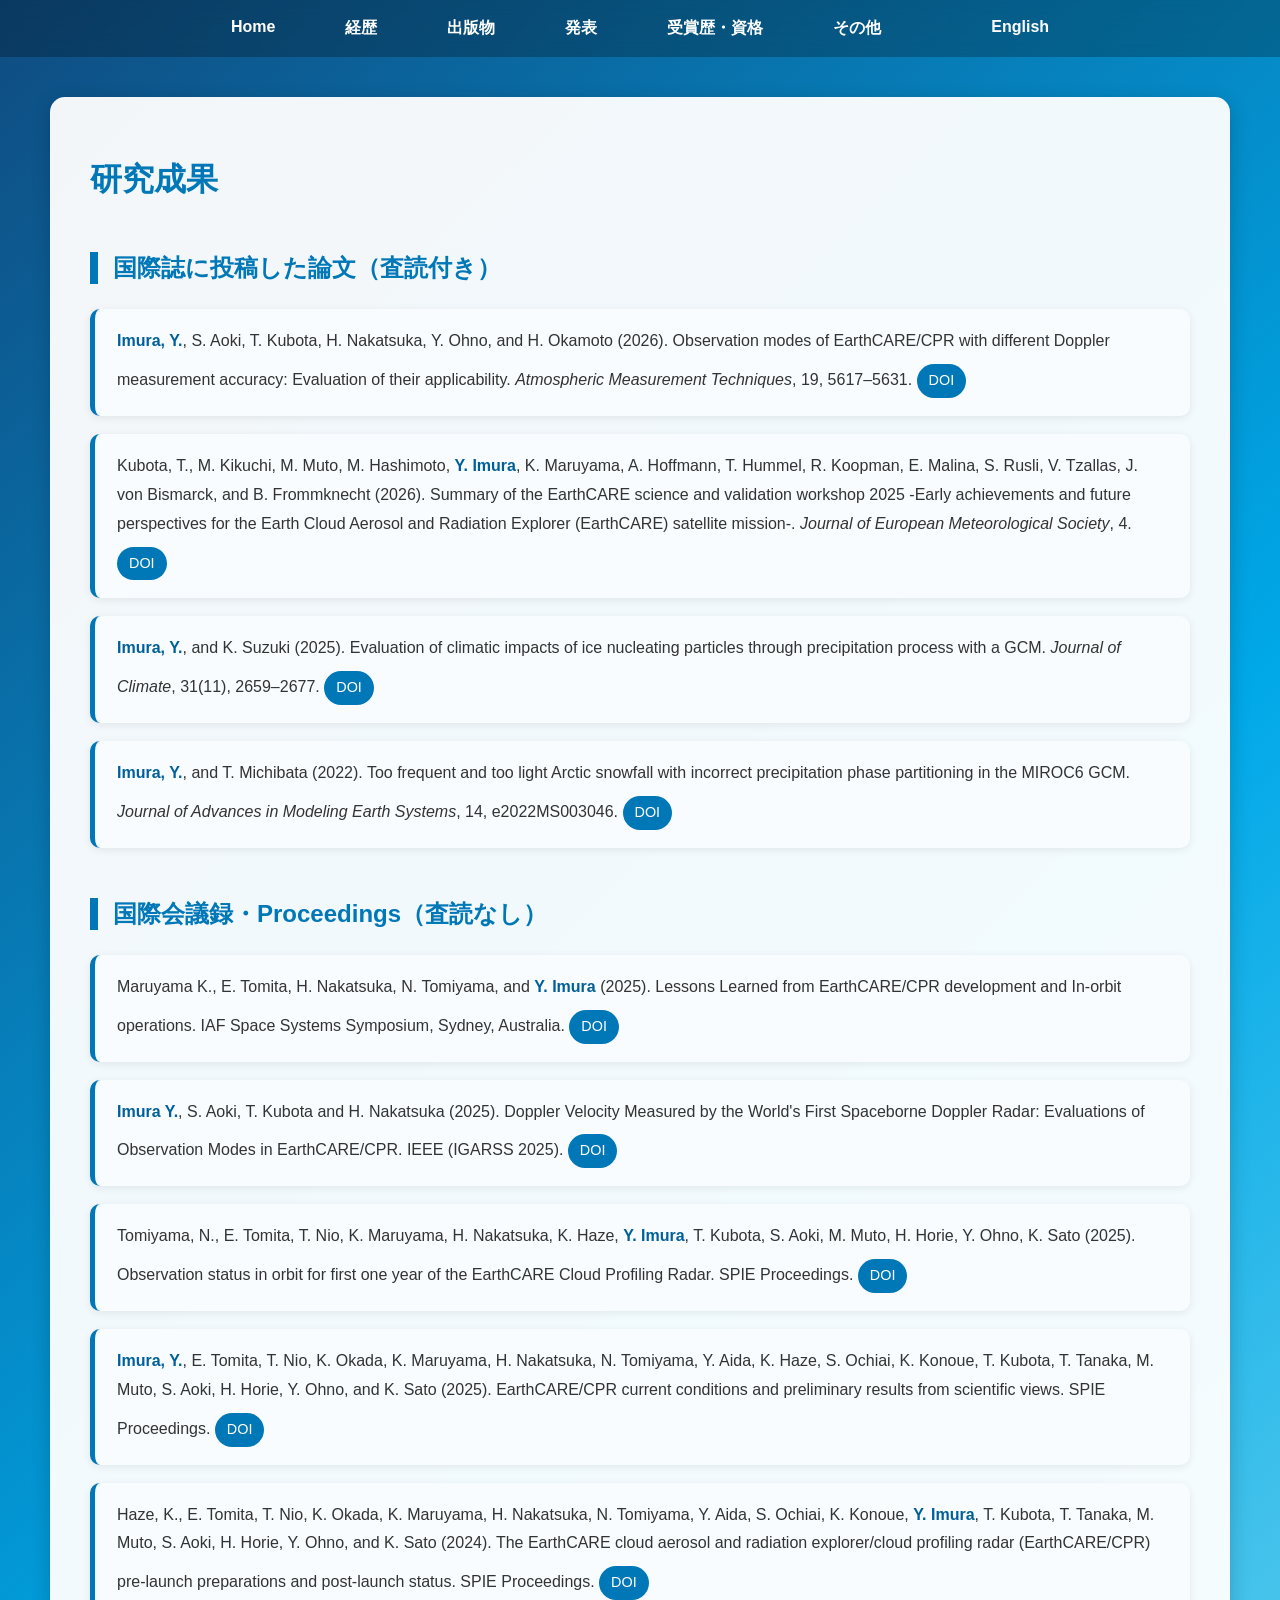
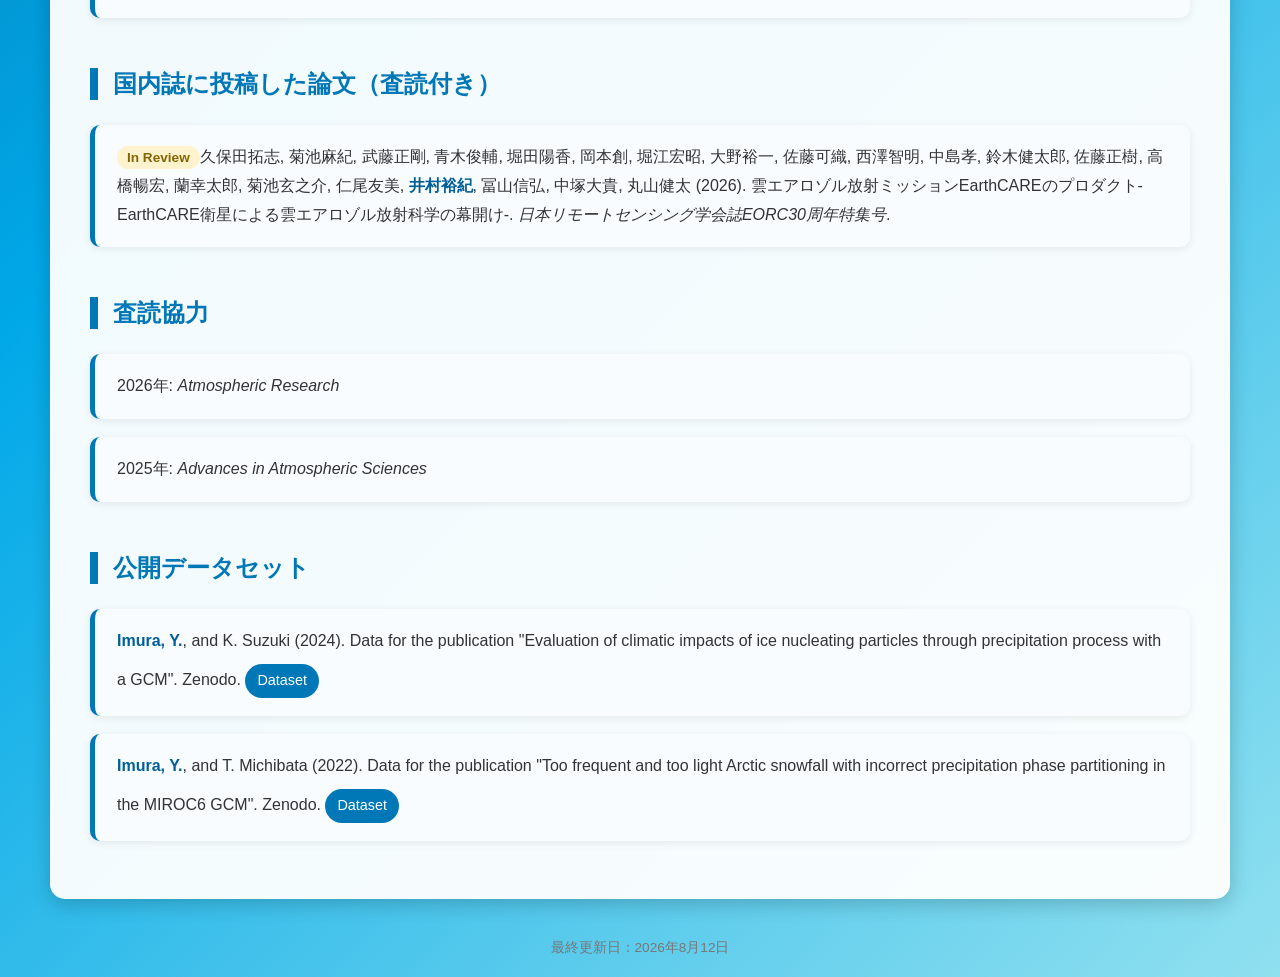
<file: publications.html>
<!DOCTYPE html>
<html lang="ja">
<head>
    <meta charset="UTF-8">
    <title>井村裕紀 | 論文・研究成果 | Yuki Imura | JAXA</title>
    <meta name="description"
          content="井村裕紀（Yuki Imura）の論文・研究成果。国際誌・国内誌の査読付き論文、国際会議録、公開データセットなどを掲載しています。">
    <meta name="keywords"
          content="井村裕紀, Yuki Imura, JAXA, 論文, 研究成果, EarthCARE, EarthCARE/CPR, MIROC6, 雲, 降水, エアロゾル, 気候モデル">
    <meta name="author" content="Yuki Imura">
    <meta name="robots" content="index, follow">
    <link rel="canonical" href="https://yukiimuracloud.github.io/yimura/publications.html">
    <link rel="stylesheet" href="style.css">
</head>

<body>

<nav>
<ul class="menu">
<li><a href="index.html">Home</a></li>
<li><a href="career.html">経歴</a></li>
<li><a href="publications.html">出版物</a></li>
<li><a href="presentations.html">発表</a></li>
<li><a href="awards.html">受賞歴・資格</a></li>
<li><a href="others.html">その他</a></li>
<li style="margin-left:40px;">
<a href="publications_en.html">English</a>
</li>
</ul>
</nav>

<div class="container">

<h1>研究成果</h1>

<h2>国際誌に投稿した論文（査読付き）</h2>

<ul class="publication-list">

<li>
<span class="me">Imura, Y.</span>, S. Aoki, T. Kubota, H. Nakatsuka, Y. Ohno, and H. Okamoto (2026).
Observation modes of EarthCARE/CPR with different Doppler measurement accuracy: Evaluation of their applicability.
<i>Atmospheric Measurement Techniques</i>, 19, 5617–5631.
<a href="https://doi.org/10.5194/amt-19-5617-2026" target="_blank">DOI</a>
</li>
    
<li>
Kubota, T., M. Kikuchi, M. Muto, M. Hashimoto, <span class="me">Y. Imura</span>, K. Maruyama, A. Hoffmann, T. Hummel, R. Koopman, E. Malina, S. Rusli, V. Tzallas, J. von Bismarck, and B. Frommknecht (2026).
Summary of the EarthCARE science and validation workshop 2025 -Early achievements and future perspectives for the Earth Cloud Aerosol and Radiation Explorer (EarthCARE) satellite mission-.
<i>Journal of European Meteorological Society</i>, 4.
<a href="https://doi.org/10.1016/j.jemets.2026.100037" target="_blank">DOI</a>
</li>

<li>
<span class="me">Imura, Y.</span>, and K. Suzuki (2025).
Evaluation of climatic impacts of ice nucleating particles through precipitation process with a GCM.
<i>Journal of Climate</i>, 31(11), 2659–2677.
<a href="https://doi.org/10.1175/JCLI-D-24-0335.1" target="_blank">DOI</a>
</li>

<li>
<span class="me">Imura, Y.</span>, and T. Michibata (2022).
Too frequent and too light Arctic snowfall with incorrect precipitation phase partitioning in the MIROC6 GCM.
<i>Journal of Advances in Modeling Earth Systems</i>, 14, e2022MS003046.
<a href="https://doi.org/10.1029/2022MS003046" target="_blank">DOI</a>
</li>

</ul>


<h2>国際会議録・Proceedings（査読なし）</h2>

<ul class="publication-list">

<li>
Maruyama K., E. Tomita, H. Nakatsuka, N. Tomiyama, and <span class="me">Y. Imura</span> (2025).
Lessons Learned from EarthCARE/CPR development and In-orbit operations.
IAF Space Systems Symposium, Sydney, Australia.
<a href="https://doi.org/10.52202/083091-0058" target="_blank">DOI</a>
</li>

<li>
<span class="me">Imura Y.</span>, S. Aoki, T. Kubota and H. Nakatsuka (2025).
Doppler Velocity Measured by the World's First Spaceborne Doppler Radar:
Evaluations of Observation Modes in EarthCARE/CPR.
IEEE (IGARSS 2025).
<a href="https://doi.org/10.1109/IGARSS55030.2025.11244044" target="_blank">DOI</a>
</li>

<li>
Tomiyama, N., E. Tomita, T. Nio, K. Maruyama, H. Nakatsuka, K. Haze, <span class="me">Y. Imura</span>, T. Kubota, S. Aoki, M. Muto, H. Horie, Y. Ohno, K. Sato (2025).
Observation status in orbit for first one year of the EarthCARE Cloud Profiling Radar.
SPIE Proceedings.
<a href="https://doi.org/10.1117/12.3070104" target="_blank">DOI</a>
</li>

<li>
<span class="me">Imura, Y.</span>, E. Tomita, T. Nio, K. Okada, K. Maruyama, H. Nakatsuka, N. Tomiyama, Y. Aida, K. Haze, S. Ochiai, K. Konoue, T. Kubota, T. Tanaka, M. Muto, S. Aoki, H. Horie, Y. Ohno, and K. Sato (2025).
EarthCARE/CPR current conditions and preliminary results from scientific views.
SPIE Proceedings.
<a href="https://doi.org/10.1117/12.3045833" target="_blank">DOI</a>
</li>

<li>
Haze, K., E. Tomita, T. Nio, K. Okada, K. Maruyama, H. Nakatsuka, N. Tomiyama, Y. Aida, S. Ochiai, K. Konoue, <span class="me">Y. Imura</span>, T. Kubota, T. Tanaka, M. Muto, S. Aoki, H. Horie, Y. Ohno, and K. Sato (2024).
The EarthCARE cloud aerosol and radiation explorer/cloud profiling radar (EarthCARE/CPR)
pre-launch preparations and post-launch status.
SPIE Proceedings.
<a href="https://doi.org/10.1117/12.3031607" target="_blank">DOI</a>
</li>

</ul>

    
<h2>国内誌に投稿した論文（査読付き）</h2>

<ul class="publication-list">

<li>
<span class="status-review">In Review</span>久保田拓志, 菊池麻紀, 武藤正剛, 青木俊輔, 堀田陽香, 岡本創, 堀江宏昭, 大野裕一, 佐藤可織, 西澤智明, 中島孝, 鈴木健太郎, 佐藤正樹, 高橋暢宏, 蘭幸太郎, 菊池玄之介, 仁尾友美, <span class="me">井村裕紀</span>, 冨山信弘, 中塚大貴, 丸山健太 (2026).
雲エアロゾル放射ミッションEarthCAREのプロダクト-EarthCARE衛星による雲エアロゾル放射科学の幕開け-.
<i>日本リモートセンシング学会誌EORC30周年特集号</i>.
</li>

</ul>

    
<h2>査読協力</h2>

<ul class="publication-list">

<li>
2026年: <i>Atmospheric Research</i>
</li>

<li>
2025年: <i>Advances in Atmospheric Sciences</i>
</li>

</ul>
    

<h2>公開データセット</h2>

<ul class="publication-list">
    
<li>
<span class="me">Imura, Y.</span>, and K. Suzuki (2024).
Data for the publication
"Evaluation of climatic impacts of ice nucleating particles through precipitation process with a GCM".
Zenodo.
<a href="https://zenodo.org/records/14031901" target="_blank">Dataset</a>
</li>

<li>
<span class="me">Imura, Y.</span>, and T. Michibata (2022).
Data for the publication
"Too frequent and too light Arctic snowfall with incorrect precipitation phase partitioning in the MIROC6 GCM".
Zenodo.
<a href="https://doi.org/10.5281/zenodo.5977099" target="_blank">Dataset</a>
</li>

</ul>

</div>

<footer> <p>最終更新日：2026年8月12日</p> </footer>
    
</body>
</html>
</file>
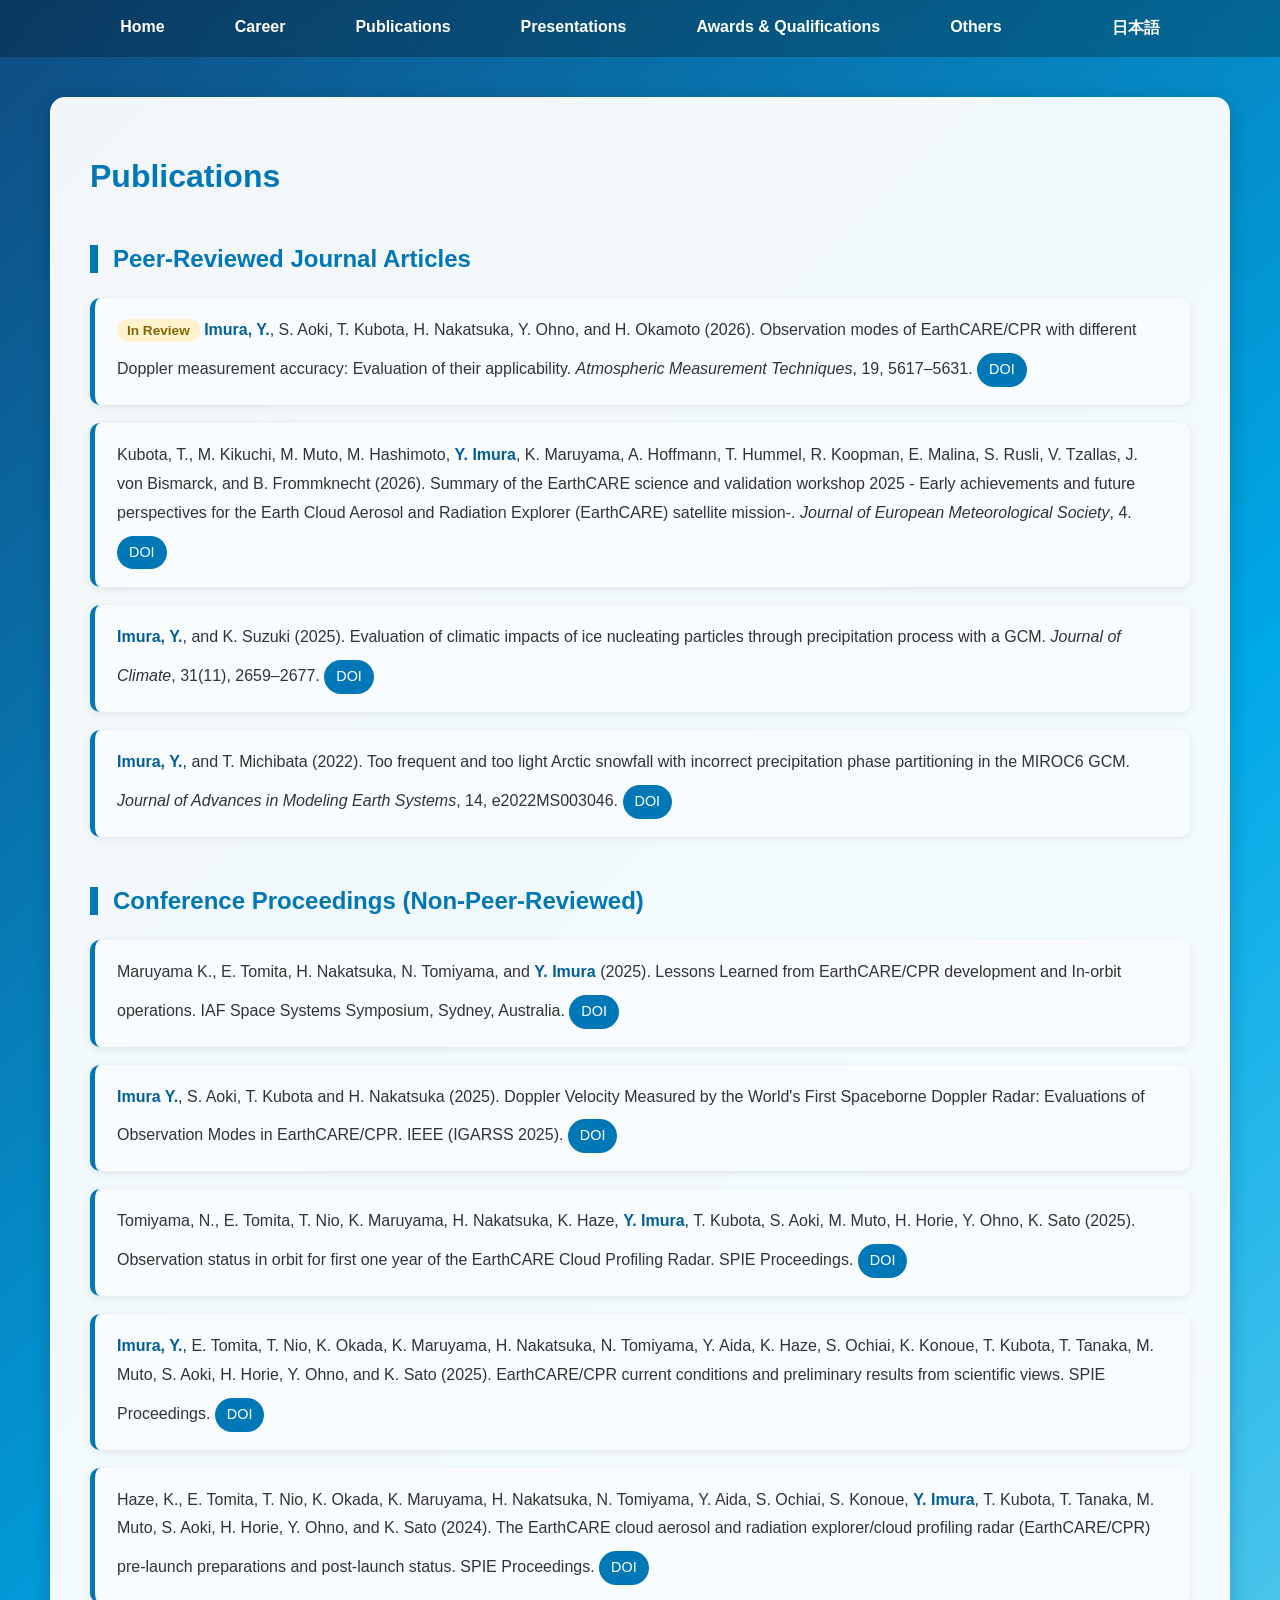
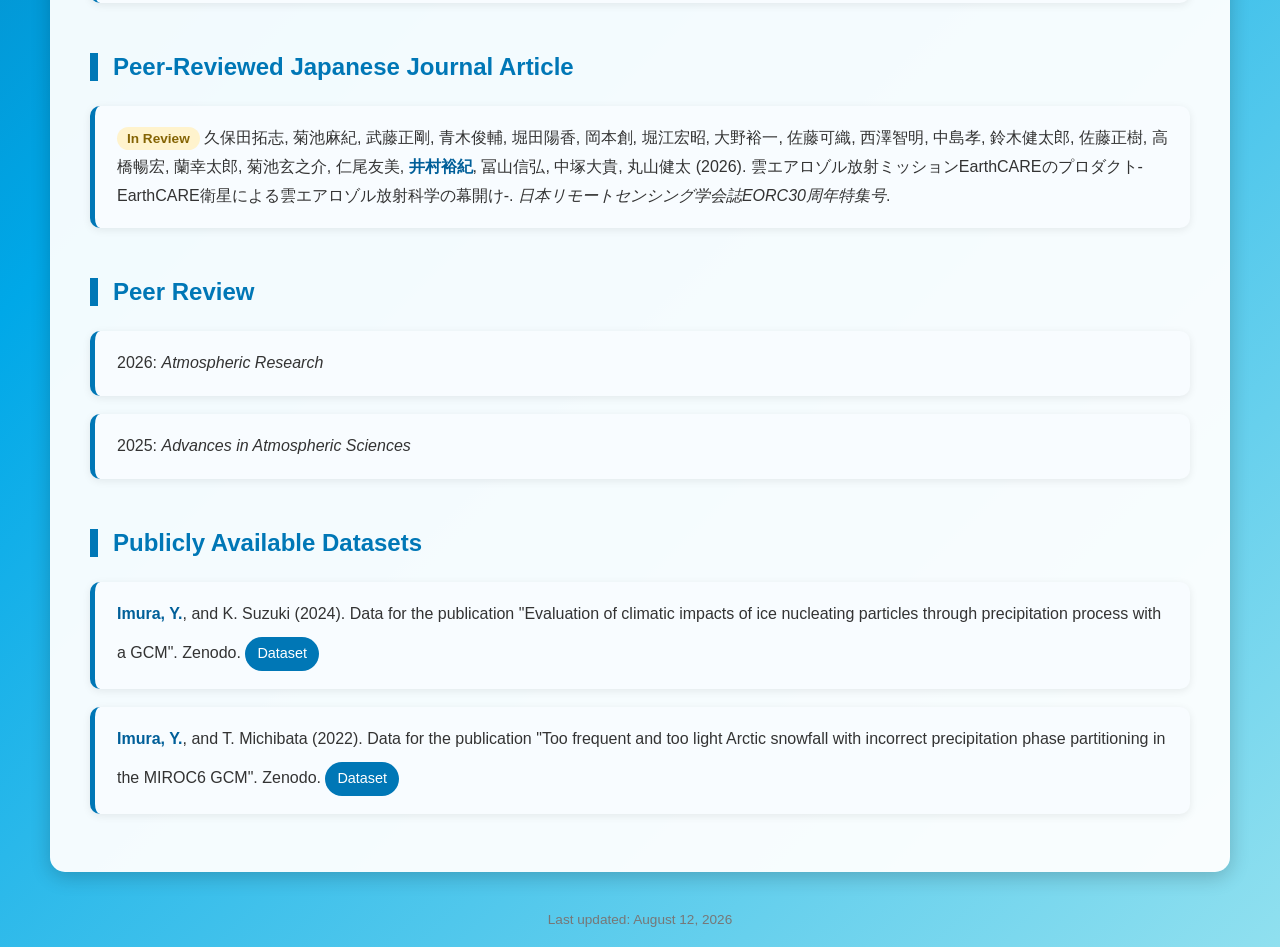
<file: publications_en.html>
<!DOCTYPE html>
<html lang="en">
<head>
    <meta charset="UTF-8">
    <title>Yuki Imura | Publications | 井村裕紀 | JAXA</title>
    <meta name="description"
          content="Publications and research achievements of Yuki Imura (井村裕紀), including peer-reviewed journal articles, conference proceedings, and public datasets.">
    <meta name="keywords"
          content="Yuki Imura, 井村裕紀, JAXA, Publications, Research, EarthCARE, CPR, MIROC6, clouds, precipitation, aerosols, climate modeling">
    <meta name="author" content="Yuki Imura">
    <meta name="robots" content="index, follow">
    <link rel="canonical" href="https://yukiimuracloud.github.io/yimura/publications_en.html">
    <link rel="stylesheet" href="style.css">
</head>

<body>

<nav>
<ul class="menu">
<li><a href="index_en.html">Home</a></li>
<li><a href="career_en.html">Career</a></li>
<li><a href="publications_en.html">Publications</a></li>
<li><a href="presentations_en.html">Presentations</a></li>
<li><a href="awards_en.html">Awards & Qualifications</a></li>
<li><a href="others_en.html">Others</a></li>
<li style="margin-left:40px;">
<a href="publications.html">日本語</a>
</li>
</ul>
</nav>

<div class="container">

<h1>Publications</h1>

<h2>Peer-Reviewed Journal Articles</h2>

<ul class="publication-list">

<li>
<span class="status-review">In Review</span>
<span class="me">Imura, Y.</span>, S. Aoki, T. Kubota, H. Nakatsuka, Y. Ohno, and H. Okamoto (2026).
Observation modes of EarthCARE/CPR with different Doppler measurement accuracy: Evaluation of their applicability.
<i>Atmospheric Measurement Techniques</i>, 19, 5617–5631.
<a href="https://doi.org/10.5194/amt-19-5617-2026" target="_blank">DOI</a>
</li>

<li>
Kubota, T., M. Kikuchi, M. Muto, M. Hashimoto, <span class="me">Y. Imura</span>, K. Maruyama, A. Hoffmann, T. Hummel, R. Koopman, E. Malina, S. Rusli, V. Tzallas, J. von Bismarck, and B. Frommknecht (2026).
Summary of the EarthCARE science and validation workshop 2025 - Early achievements and future perspectives for the Earth Cloud Aerosol and Radiation Explorer (EarthCARE) satellite mission-.
<i>Journal of European Meteorological Society</i>, 4.
<a href="https://doi.org/10.1016/j.jemets.2026.100037" target="_blank">DOI</a>
</li>

<li>
<span class="me">Imura, Y.</span>, and K. Suzuki (2025).
Evaluation of climatic impacts of ice nucleating particles through precipitation process with a GCM.
<i>Journal of Climate</i>, 31(11), 2659–2677.
<a href="https://doi.org/10.1175/JCLI-D-24-0335.1" target="_blank">DOI</a>
</li>

<li>
<span class="me">Imura, Y.</span>, and T. Michibata (2022).
Too frequent and too light Arctic snowfall with incorrect precipitation phase partitioning in the MIROC6 GCM.
<i>Journal of Advances in Modeling Earth Systems</i>, 14, e2022MS003046.
<a href="https://doi.org/10.1029/2022MS003046" target="_blank">DOI</a>
</li>

</ul>


<h2>Conference Proceedings (Non-Peer-Reviewed)</h2>

<ul class="publication-list">

<li>
Maruyama K., E. Tomita, H. Nakatsuka, N. Tomiyama, and <span class="me">Y. Imura</span> (2025).
Lessons Learned from EarthCARE/CPR development and In-orbit operations.
IAF Space Systems Symposium, Sydney, Australia.
<a href="https://doi.org/10.52202/083091-0058" target="_blank">DOI</a>
</li>

<li>
<span class="me">Imura Y.</span>, S. Aoki, T. Kubota and H. Nakatsuka (2025).
Doppler Velocity Measured by the World's First Spaceborne Doppler Radar:
Evaluations of Observation Modes in EarthCARE/CPR.
IEEE (IGARSS 2025).
<a href="https://doi.org/10.1109/IGARSS55030.2025.11244044" target="_blank">DOI</a>
</li>

<li>
Tomiyama, N., E. Tomita, T. Nio, K. Maruyama, H. Nakatsuka, K. Haze, <span class="me">Y. Imura</span>, T. Kubota, S. Aoki, M. Muto, H. Horie, Y. Ohno, K. Sato (2025).
Observation status in orbit for first one year of the EarthCARE Cloud Profiling Radar.
SPIE Proceedings.
<a href="https://doi.org/10.1117/12.3070104" target="_blank">DOI</a>
</li>

<li>
<span class="me">Imura, Y.</span>, E. Tomita, T. Nio, K. Okada, K. Maruyama, H. Nakatsuka, N. Tomiyama, Y. Aida, K. Haze, S. Ochiai, K. Konoue, T. Kubota, T. Tanaka, M. Muto, S. Aoki, H. Horie, Y. Ohno, and K. Sato (2025).
EarthCARE/CPR current conditions and preliminary results from scientific views.
SPIE Proceedings.
<a href="https://doi.org/10.1117/12.3045833" target="_blank">DOI</a>
</li>

<li>
Haze, K., E. Tomita, T. Nio, K. Okada, K. Maruyama, H. Nakatsuka, N. Tomiyama, Y. Aida, S. Ochiai, S. Konoue, <span class="me">Y. Imura</span>, T. Kubota, T. Tanaka, M. Muto, S. Aoki, H. Horie, Y. Ohno, and K. Sato (2024).
The EarthCARE cloud aerosol and radiation explorer/cloud profiling radar (EarthCARE/CPR)
pre-launch preparations and post-launch status.
SPIE Proceedings.
<a href="https://doi.org/10.1117/12.3031607" target="_blank">DOI</a>
</li>

</ul>


<h2>Peer-Reviewed Japanese Journal Article</h2>

<ul class="publication-list">

<li>
<span class="status-review">In Review</span>
久保田拓志, 菊池麻紀, 武藤正剛, 青木俊輔, 堀田陽香, 岡本創, 堀江宏昭, 大野裕一, 佐藤可織, 西澤智明, 中島孝, 鈴木健太郎, 佐藤正樹, 高橋暢宏, 蘭幸太郎, 菊池玄之介, 仁尾友美, <span class="me">井村裕紀</span>, 冨山信弘, 中塚大貴, 丸山健太 (2026).
雲エアロゾル放射ミッションEarthCAREのプロダクト-EarthCARE衛星による雲エアロゾル放射科学の幕開け-.
<i>日本リモートセンシング学会誌EORC30周年特集号</i>.
</li>

</ul>


<h2>Peer Review</h2>

<ul class="publication-list">

<li>
2026: <i>Atmospheric Research</i>
</li>

<li>
2025: <i>Advances in Atmospheric Sciences</i>
</li>

</ul>
  

<h2>Publicly Available Datasets</h2>

<ul class="publication-list">

<li>
<span class="me">Imura, Y.</span>, and K. Suzuki (2024).
Data for the publication
"Evaluation of climatic impacts of ice nucleating particles through precipitation process with a GCM".
Zenodo.
<a href="https://zenodo.org/records/14031901" target="_blank">Dataset</a>
</li>

<li>
<span class="me">Imura, Y.</span>, and T. Michibata (2022).
Data for the publication
"Too frequent and too light Arctic snowfall with incorrect precipitation phase partitioning in the MIROC6 GCM".
Zenodo.
<a href="https://doi.org/10.5281/zenodo.5977099" target="_blank">Dataset</a>
</li>

</ul>

</div>

<footer>
<p>Last updated: August 12, 2026</p>
</footer>

</body>
</html>
</file>
<file: style.css>
body {
    margin: 0;
    font-family: Arial, sans-serif;
    background: linear-gradient(135deg, #0f4c81, #00a8e8, #90e0ef);
    color: #333;
}

nav {
    background: rgba(0,0,0,0.25);
    backdrop-filter: blur(10px);
    position: sticky;
    top: 0;
    z-index: 100;
}

.menu {
    list-style: none;
    margin: 0;
    padding: 0;
    display: flex;
    justify-content: center;
}

.menu li {
    margin: 0;
}

.menu a {
    display: block;
    padding: 18px 35px;
    color: white;
    text-decoration: none;
    font-weight: bold;
}

.menu a:hover {
    background: rgba(255,255,255,0.2);
}

header {
    text-align: center;
    padding: 60px 20px;
    color: white;
}

header h1 {
    font-size: 3em;
    margin-bottom: 10px;
    color: white;
}

header p {
    font-size: 1.2em;
}

#news {
    max-width: 1100px;
    margin: 40px auto;
    background: rgba(255,255,255,0.95);
    padding: 30px;
    border-radius: 15px;
    box-shadow: 0 5px 20px rgba(0,0,0,0.2);
}

#news h2 {
    border-left: 8px solid #0077b6;
    padding-left: 15px;
    color: #0077b6;
}

#news ul {
    line-height: 1.8;
}

#news li {
    margin-bottom: 12px;
}

a {
    color: #0077b6;
}

a:hover {
    text-decoration: underline;
}

.container {
    max-width: 1100px;
    margin: 40px auto;
    background: rgba(255,255,255,0.95);
    padding: 40px;
    border-radius: 15px;
    box-shadow: 0 5px 20px rgba(0,0,0,0.2);
}

.container h1 {
    color: #0077b6;
}

.container h2 {
    border-left: 8px solid #0077b6;
    padding-left: 15px;
    color: #0077b6;
    margin-top: 50px;
    margin-bottom: 25px;
}

.timeline {
    list-style: none;
    padding: 0;
    margin: 0;
    position: relative;
}

.timeline::before {
    content: "";
    position: absolute;
    left: 14px;
    top: 0;
    bottom: 0;
    width: 3px;
    background: #90e0ef;
}

.timeline li {
    position: relative;
    margin-left: 40px;
    margin-bottom: 25px;
    padding: 15px 20px;
    background: #f8fcff;
    border-radius: 10px;
    box-shadow: 0 2px 8px rgba(0,0,0,0.08);
}

.timeline li::before {
    content: "";
    position: absolute;
    left: -33px;
    top: 22px;
    width: 12px;
    height: 12px;
    background: #0077b6;
    border-radius: 50%;
}

.period {
    font-weight: bold;
    color: #0077b6;
}

.lab-box {
    background: white;
    border: 1px solid #d7e9f3;
    border-left: 6px solid #0077b6;
    padding: 20px;
    margin-bottom: 20px;
    border-radius: 12px;
    box-shadow: 0 3px 12px rgba(0,0,0,0.08);
    transition: transform 0.2s;
}

.lab-box:hover {
    transform: translateY(-2px);
}

.page-header {
    text-align: center;
    color: white;
    padding: 50px 20px 30px;
}

.page-header h1 {
    color: white;
    font-size: 3rem;
    margin-bottom: 10px;
}

.page-header p {
    font-size: 1.1rem;
    opacity: 0.95;
}

.publication-list {
    list-style: none;
    padding: 0;
}

.publication-list li {
    background: #f8fcff;
    border-left: 5px solid #0077b6;
    border-radius: 10px;
    padding: 18px 22px;
    margin-bottom: 18px;
    box-shadow: 0 2px 8px rgba(0,0,0,0.08);
    line-height: 1.8;
}

.me {
    font-weight: bold;
    color: #005f99;
}

.publication-list a {
    display: inline-block;
    margin-top: 8px;
    padding: 4px 12px;
    background: #0077b6;
    color: white;
    text-decoration: none;
    border-radius: 20px;
    font-size: 0.9em;
}

.publication-list a:hover {
    background: #005f99;
    text-decoration: none;
}

.status-review {
    background: #fff3cd;
    color: #856404;
    padding: 4px 10px;
    border-radius: 20px;
    font-size: 0.85em;
    font-weight: bold;
}

.status-scheduled {
    display: inline-block;
    margin-right: 8px;
    padding: 3px 8px;
    background: #fff3cd;
    color: #856404;
    border: 1px solid #ffe69c;
    border-radius: 5px;
    font-size: 0.8em;
    font-weight: bold;
}

.award-list {
    list-style: none;
    padding: 0;
}

.award-list li {
    background: #f8fcff;
    border-left: 5px solid #0077b6;
    border-radius: 10px;
    padding: 18px 22px;
    margin-bottom: 18px;
    box-shadow: 0 2px 8px rgba(0,0,0,0.08);
    line-height: 1.8;
}

.award-type {
    display: inline-block;
    font-size: 0.75em;
    font-weight: bold;
    color: white;
    background: #0077b6;
    padding: 2px 8px;
    border-radius: 12px;
    margin-right: 8px;
}

.lab-box p {
    margin: 0 0 12px 0;
    line-height: 1.8;
}

.research-box {
    background: linear-gradient(135deg, #f8fcff, #ffffff);
    border-left: 6px solid #0077b6;
    padding: 22px;
    border-radius: 12px;
    box-shadow: 0 3px 12px rgba(0,0,0,0.08);
}

footer { text-align: center; margin: 40px 0 20px; color: #777; font-size: 0.85em; }
</file>
